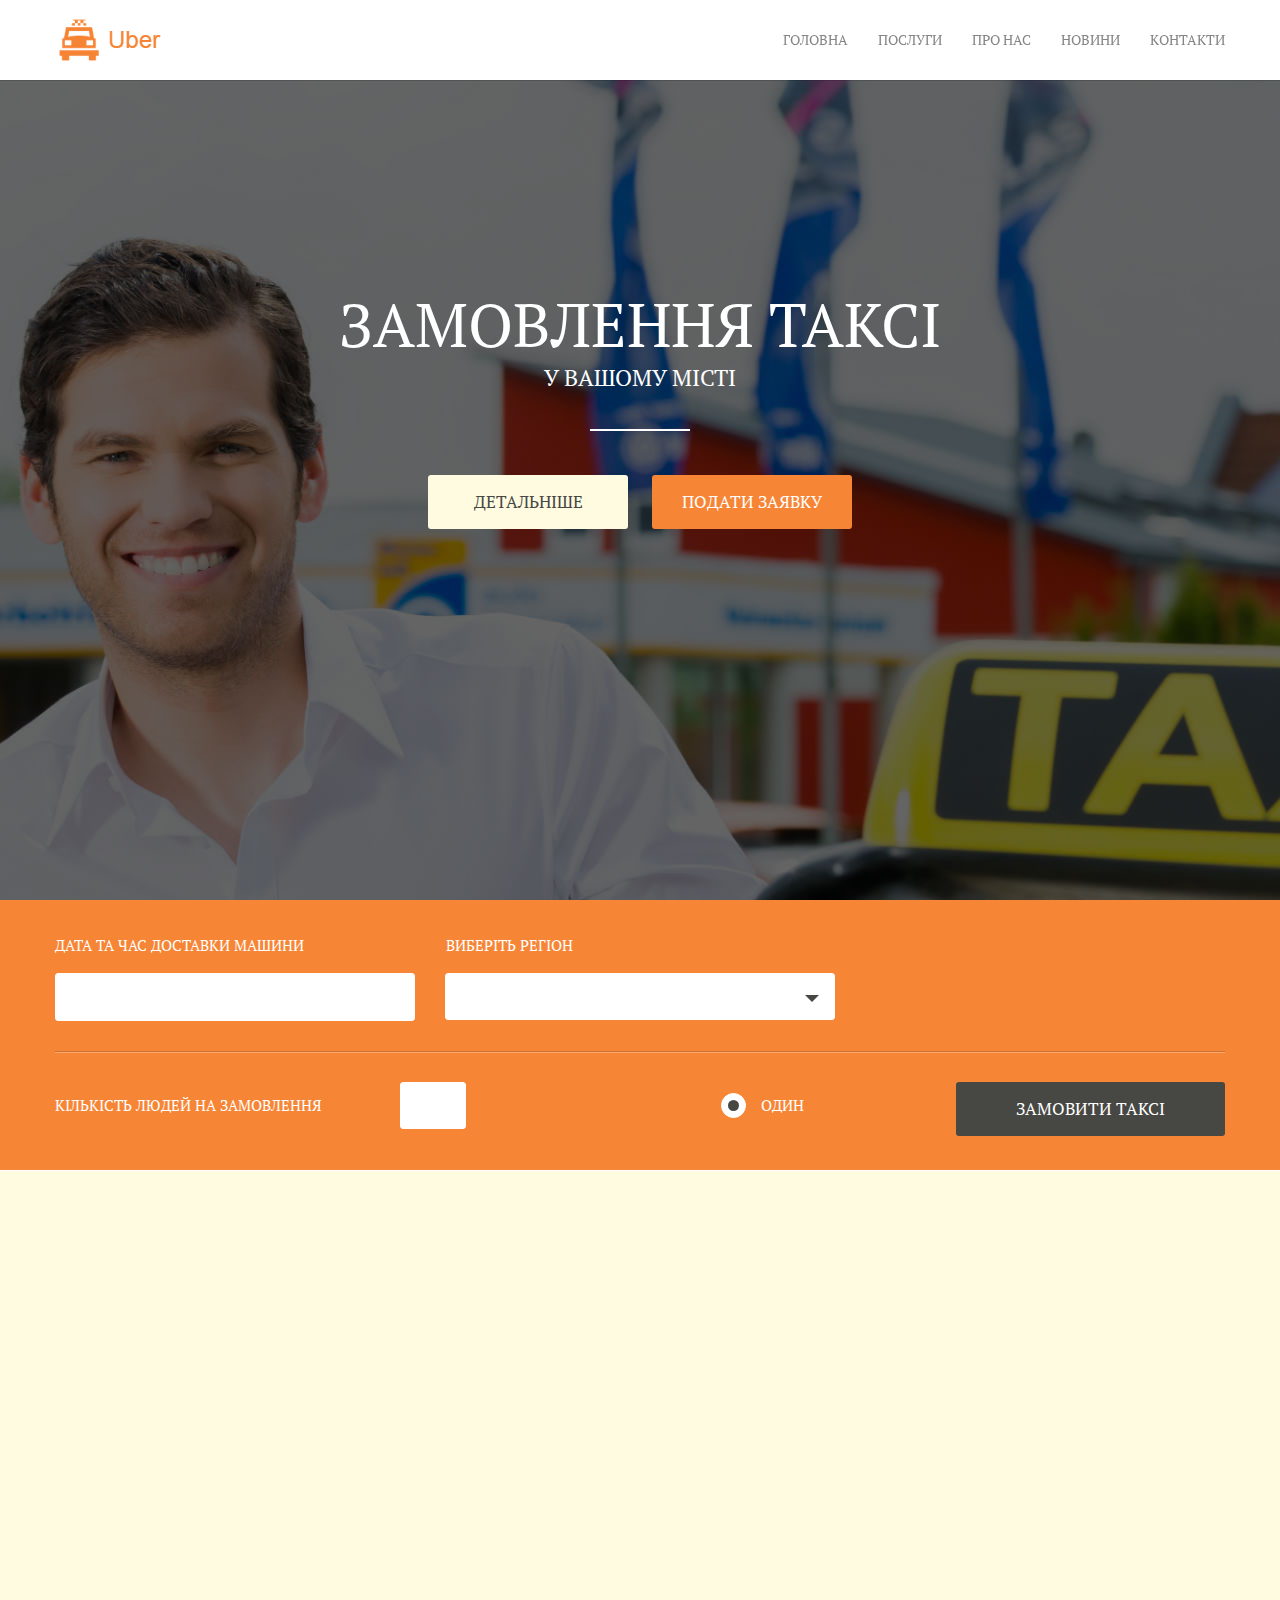
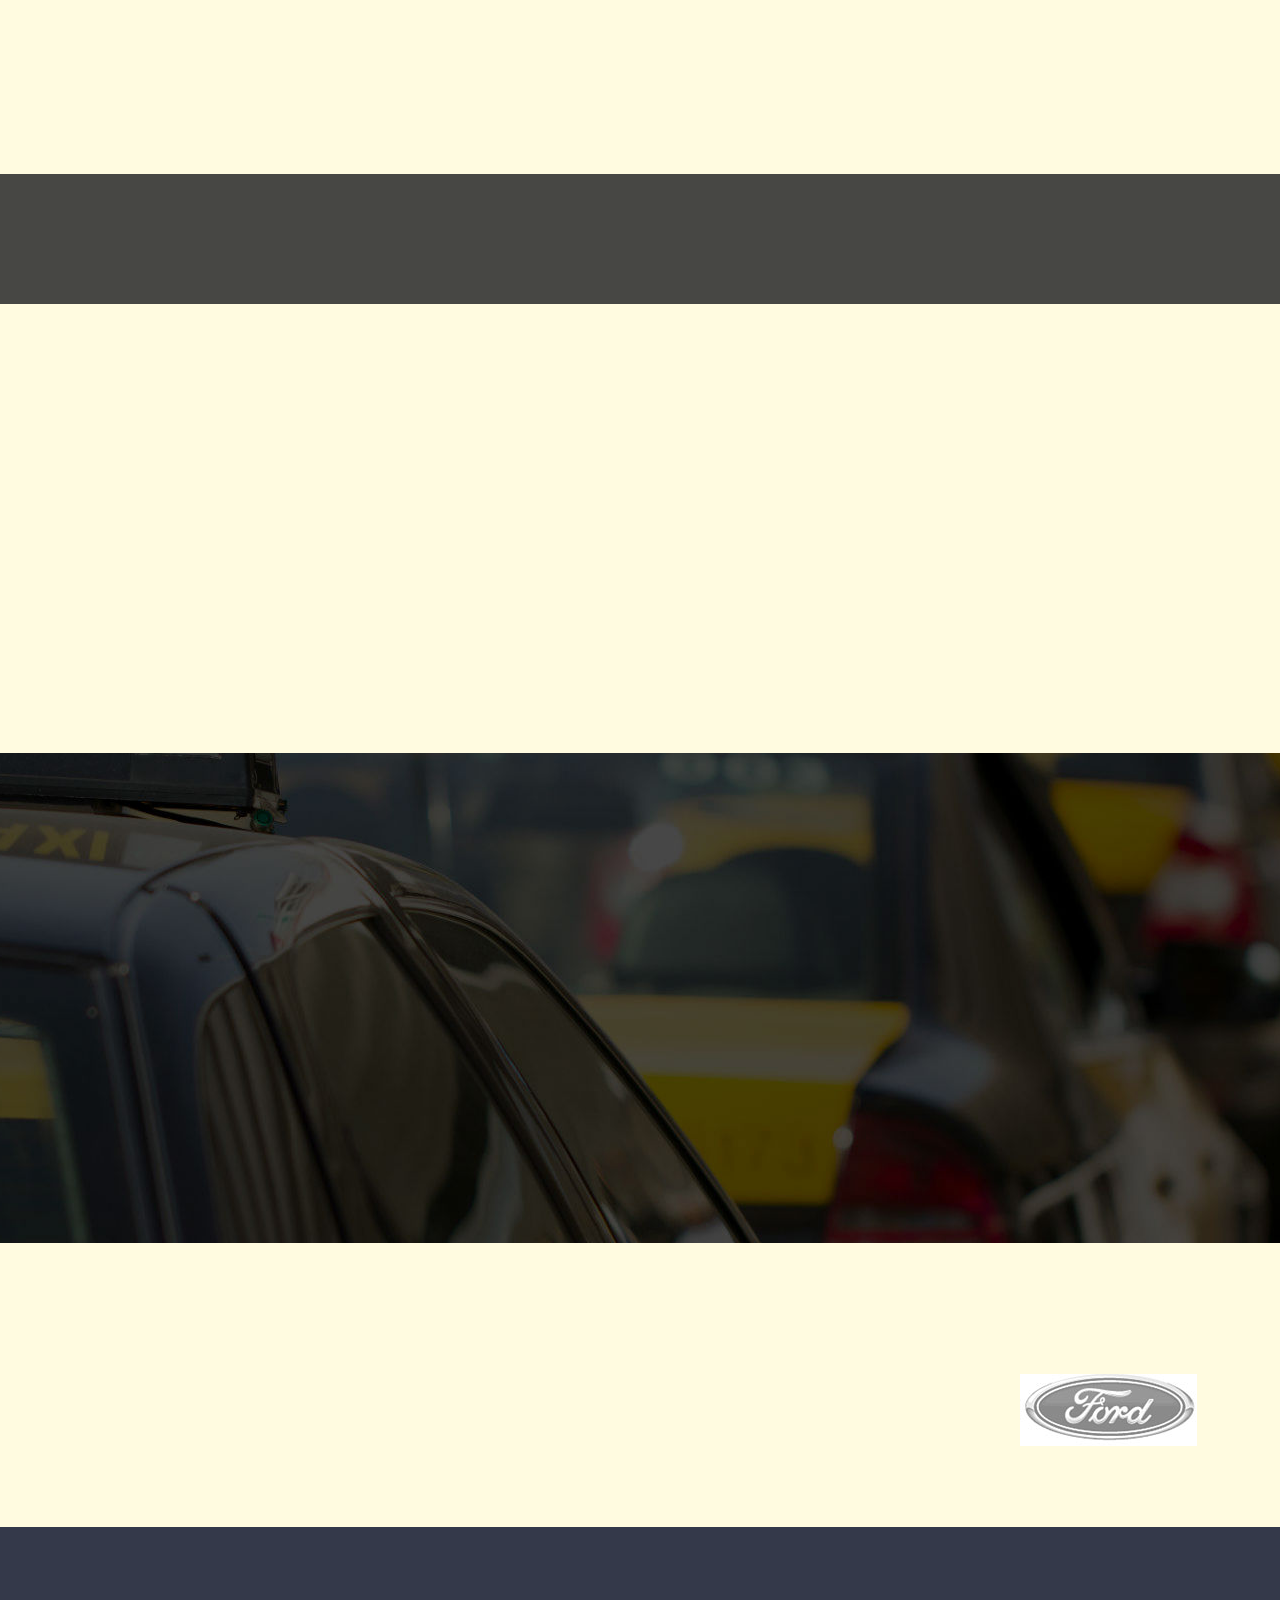
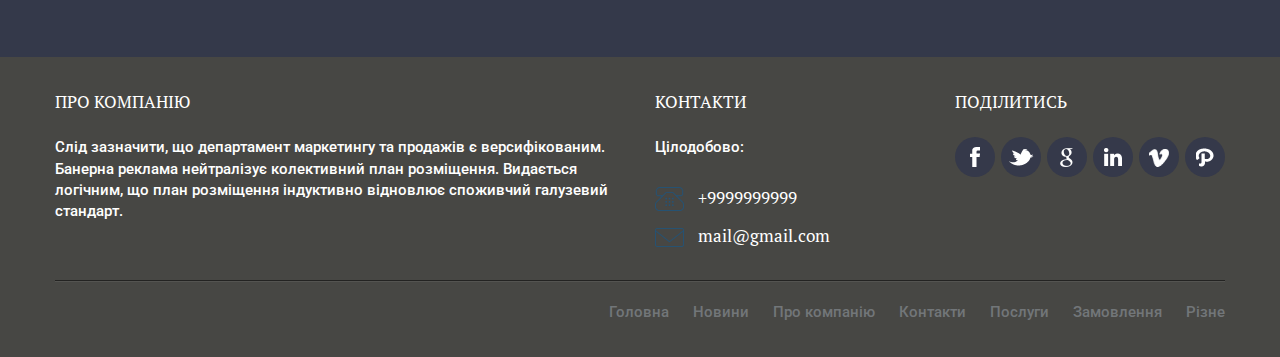
<file: index.html>
<!DOCTYPE html>
<html lang="uploads">
   
<head>
	<meta charset="utf-8">
	<meta name="viewport" content="width=device-width, initial-scale=1, user-scalable=no">
	
	<title>Uber</title>
	
	
	<link rel="stylesheet" href="css/theme.css" id="template-color" />
	<link rel="stylesheet" href="css/style.css" />
	<link rel="stylesheet" href="css/animate.css" />

	<link href='https://fonts.googleapis.com/css?family=Roboto:400,500,700&subset=latin,cyrillic' rel='stylesheet' type='text/css'>
	<link href='https://fonts.googleapis.com/css?family=PT+Serif:400,700&subset=latin,cyrillic' rel='stylesheet' type='text/css'>

    <!--[if lt IE 9]>
      <script src="https://oss.maxcdn.com/html5shiv/3.7.2/html5shiv.min.js"></script>
      <script src="https://oss.maxcdn.com/respond/1.4.2/respond.min.js"></script>
    <![endif]-->

</head>
  
  <body class="home">
		<!-- Preloader -->
		<div class="preloader">
			<div id="followingBallsG">
				<div id="followingBallsG_1" class="followingBallsG"></div>
				<div id="followingBallsG_2" class="followingBallsG"></div>
				<div id="followingBallsG_3" class="followingBallsG"></div>
				<div id="followingBallsG_4" class="followingBallsG"></div>
			</div>
		</div>
		<!-- //Preloader -->
		
		<!-- Header -->
		<header class="header" role="banner">
			<div class="wrap">
				<!-- Logo -->
				<div class="logo">
					<a href="index.html" ><img src="images/logo.png"  /></a>
				</div>
				<!-- //Logo -->
				
				<!-- Main Nav -->
							<nav role="navigation" class="main-nav">
								<ul>
									<li><a href="index.html" title="">Головна</a></li>
									<li><a href="#0">Послуги</a>
										<ul>
											<li><a href="service.html">Послуги</a></li>
											<li><a href="search-auto.html">Пошук таксі</a></li>
											<li><a href="request.html">Заявка таксі</a></li>
										</ul>
									</li>
									<li><a href="#0">Про нас</a>
										<ul>
											<li><a href="about.html">Про компанію</a></li>
										</ul>
									</li>
									<li><a href="blog.html">Новини</a>
										<ul>
											<li><a href="blog.html">Категорії</a></li>
											<li><a href="blog-single.html">Опис новини</a></li>
										</ul>
									</li>
									<li><a href="#0">Контакти</a>
										<ul>
											<li><a href="region.html">Регіони</a></li>
										</ul>
									</li>
							
									</div>
									</div>
									</li>
								</ul>
							</nav>
				<!-- //Main Nav -->
			</div>
		</header>
		<!-- //Header -->
	
	<!-- Main -->
	<main class="main" role="main">
		<!-- Intro -->
		<div class="intro">
			<div class="wrap">
				<div class="textwidget">
					<h1 class="wow fadeInDown">Замовлення таксі</h1>
					<h2 class="wow fadeInUp">у Вашому місті</h2>
					<div class="actions">
						<a href="#services" class="btn large white wow fadeInLeft anchor">Детальніше</a>
						<a href="#booking" class="btn large color wow fadeInRight anchor">Подати заявку</a>
					</div>
				</div>
			</div>
		</div>
		<!-- //Intro -->
		
		<!-- Search -->
		<div class="advanced-search color" id="booking">
			<div class="wrap">
				<form role="form" action="#" method="post">
					<!-- Row -->
					<div class="f-row">
						<div class="form-group datepicker one-third">
							<label for="dep-date">Дата та час доставки машини</label>
							<input type="text" id="dep-date" />
							</div>
							<div class="form-group select one-third">
								<label>Виберіть регіон</label>
							<select>
								<option selected>&nbsp;</option>
								<optgroup label="Вінниця">
									<option value="вул. Пушкіна 23">вул. Пушкіна 23</option>
									<option value="вул. Леніна 25">вул. Леніна 25</option>
									<option value="вул. Карла Маркса 26">вул. Карла Маркса 26</option>
									<option value="вул. Толстого 27">вул. Толстого 27</option>
									<option value="вул. Лермонтова">вул. Лермонтова</option>
									<option value="вул. Пушкіна 23">вул. Пушкіна 23</option>
									<option value="вул. Леніна 25">вул. Леніна 25</option>
									<option value="вул. Карла Маркса 26">вул. Карла Маркса 26</option>
									<option value="вул. Толстого 27">вул. Толстого 27</option>
									<option value="вул. Лермонтова">вул. Лермонтова</option>
								</optgroup>
								<optgroup label="Київ">
									<option value="вул. Шевченка 10">вул. Шевченка 10</option>
									<option value="вул. Лесі Українки 15">вул. Лесі Українки 15</option>
									<option value="вул. Тараса Шевченка 20">вул. Тараса Шевченка 20</option>
									<option value="вул. Гоголя 5">вул. Гоголя 5</option>
									<option value="вул. Лисенка">вул. Лисенка</option>
									<option value="вул. Шевченка 10">вул. Шевченка 10</option>
									<option value="вул. Лесі Українки 15">вул. Лесі Українки 15</option>
									<option value="вул. Тараса Шевченка 20">вул. Тараса Шевченка 20</option>
									<option value="вул. Гоголя 5">вул. Гоголя 5</option>
									<option value="вул. Лисенка">вул. Лисенка</option>
								</optgroup>
								<optgroup label="Львів">
									<option value="вул. Франка 12">вул. Франка 12</option>
									<option value="вул. Шевченка 25">вул. Шевченка 25</option>
									<option value="вул. Грушевського 30">вул. Грушевського 30</option>
									<option value="вул. Івана Франка 40">вул. Івана Франка 40</option>
									<option value="вул. Лесі Українки">вул. Лесі Українки</option>
									<option value="вул. Франка 12">вул. Франка 12</option>
									<option value="вул. Шевченка 25">вул. Шевченка 25</option>
									<option value="вул. Грушевського 30">вул. Грушевського 30</option>
									<option value="вул. Івана Франка 40">вул. Івана Франка 40</option>
									<option value="вул. Лесі Укра
							</select>
						</div>
						<div class="form-group select one-third">
							<optgroup label=“Вінниця”>
								<option value=“вул. Пушкіна 23”>вул. Пушкіна 23</option>
								<option value=“вул. Леніна 25”>вул. Леніна 25</option>
								<option value=“вул. Карла Маркса 26”>вул. Карла Маркса 26</option>
								<option value=“вул. Толстого 27”>вул. Толстого 27</option>
								<option value=“вул. Лермонтова”>вул. Лермонтова</option>
								<option value=“вул. Пушкіна 23”>вул. Пушкіна 23</option>
								<option value=“вул. Леніна 25”>вул. Леніна 25</option>
								<option value=“вул. Карла Маркса 26”>вул. Карла Маркса 26</option>
								<option value=“вул. Толстого 27”>вул. Толстого 27</option>
								<option value=“вул. Лермонтова”>вул. Лермонтова</option>
							</optgroup>
							<optgroup label=“Київ”>
								<option value=“вул. Шевченка 10”>вул. Шевченка 10</option>
								<option value=“вул. Лесі Українки 15”>вул. Лесі Українки 15</option>
								<option value=“вул. Тараса Шевченка 20”>вул. Тараса Шевченка 20</option>
								<option value=“вул. Гоголя 5”>вул. Гоголя 5</option>
								<option value=“вул. Лисенка”>вул. Лисенка</option>
								<option value=“вул. Шевченка 10”>вул. Шевченка 10</option>
								<option value=“вул. Лесі Українки 15”>вул. Лесі Українки 15</option>
								<option value=“вул. Тараса Шевченка 20”>вул. Тараса Шевченка 20</option>
								<option value=“вул. Гоголя 5”>вул. Гоголя 5</option>
								<option value=“вул. Лисенка”>вул. Лисенка</option>
							</optgroup>
							<optgroup label=“Львів”>
								<option value=“вул. Франка 12”>вул. Франка 12</option>
								<option value=“вул. Шевченка 25”>вул. Шевченка 25</option>
								<option value=“вул. Грушевського 30”>вул. Грушевського 30</option>
								<option value=“вул. Івана Франка 40”>вул. Івана Франка 40</option>
								<option value=“вул. Лесі Українки”>вул. Лесі Українки</option>
								<option value=“вул. Франка 12”>вул. Франка 12</option>
								<option value=“вул. Шевченка 25”>вул. Шевченка 25</option>
								<option value=“вул. Грушевського 30”>вул. Грушевського 30</option>
								<option value=“вул. Івана Франка 40”>вул. Івана Франка 40</option>
							</select>
						</div>
					</div>
					<!-- //Row -->
					
					<!-- Row -->
					<div class="f-row">
						<div class="form-group datepicker one-third">
							<label for="dep-date">Дата та час доставки машини</label>
							<input type="text" id="dep-date" />
							</div>
							<div class="form-group select one-third">
								<label>Виберіть регіон</label>
							<select>
								<option selected>&nbsp;</option>
								<optgroup label="Вінниця">
									<option value="вул. Пушкіна 23">вул. Пушкіна 23</option>
									<option value="вул. Леніна 25">вул. Леніна 25</option>
									<option value="вул. Карла Маркса 26">вул. Карла Маркса 26</option>
									<option value="вул. Толстого 27">вул. Толстого 27</option>
									<option value="вул. Лермонтова">вул. Лермонтова</option>
									<option value="вул. Пушкіна 23">вул. Пушкіна 23</option>
									<option value="вул. Леніна 25">вул. Леніна 25</option>
									<option value="вул. Карла Маркса 26">вул. Карла Маркса 26</option>
									<option value="вул. Толстого 27">вул. Толстого 27</option>
									<option value="вул. Лермонтова">вул. Лермонтова</option>
								</optgroup>
								<optgroup label="Київ">
									<option value="вул. Шевченка 10">вул. Шевченка 10</option>
									<option value="вул. Лесі Українки 15">вул. Лесі Українки 15</option>
									<option value="вул. Тараса Шевченка 20">вул. Тараса Шевченка 20</option>
									<option value="вул. Гоголя 5">вул. Гоголя 5</option>
									<option value="вул. Лисенка">вул. Лисенка</option>
									<option value="вул. Шевченка 10">вул. Шевченка 10</option>
									<option value="вул. Лесі Українки 15">вул. Лесі Українки 15</option>
									<option value="вул. Тараса Шевченка 20">вул. Тараса Шевченка 20</option>
									<option value="вул. Гоголя 5">вул. Гоголя 5</option>
									<option value="вул. Лисенка">вул. Лисенка</option>
								</optgroup>
								<optgroup label="Львів">
									<option value="вул. Франка 12">вул. Франка 12</option>
									<option value="вул. Шевченка 25">вул. Шевченка 25</option>
									<option value="вул. Грушевського 30">вул. Грушевського 30</option>
									<option value="вул. Івана Франка 40">вул. Івана Франка 40</option>
									<option value="вул. Лесі Українки">вул. Лесі Українки</option>
									<option value="вул. Франка 12">вул. Франка 12</option>
									<option value="вул. Шевченка 25">вул. Шевченка 25</option>
									<option value="вул. Грушевського 30">вул. Грушевського 30</option>
									<option value="вул. Івана Франка 40">вул. Івана Франка 40</option>
							</select>
						</div>
						<div class="form-group select one-third">
							<label>Куди їдемо?</label>
							<select>
								<option selected>&nbsp;</option>
								<optgroup label="Вінниця">
									<option value="вул. Пушкіна 23">вул. Пушкіна 23</option>
									<option value="вул. Леніна 25">вул. Леніна 25</option>
									<option value="вул. Карла Маркса 26">вул. Карла Маркса 26</option>
									<option value="вул. Толстого 27">вул. Толстого 27</option>
									<option value="вул. Лермонтова">вул. Лермонтова</option>
									<option value="вул. Пушкіна 23">вул. Пушкіна 23</option>
									<option value="вул. Леніна 25">вул. Леніна 25</option>
									<option value="вул. Карла Маркса 26">вул. Карла Маркса 26</option>
									<option value="вул. Толстого 27">вул. Толстого 27</option>
									<option value="вул. Лермонтова">вул. Лермонтова</option>
								</optgroup>
								<optgroup label="Київ">
									<option value="вул. Шевченка 10">вул. Шевченка 10</option>
									<option value="вул. Лесі Українки 15">вул. Лесі Українки 15</option>
									<option value="вул. Тараса Шевченка 20">вул. Тараса Шевченка 20</option>
									<option value="вул. Гоголя 5">вул. Гоголя 5</option>
									<option value="вул. Лисенка">вул. Лисенка</option>
									<option value="вул. Шевченка 10">вул. Шевченка 10</option>
									<option value="вул. Лесі Українки 15">вул. Лесі Українки 15</option>
									<option value="вул. Тараса Шевченка 20">вул. Тараса Шевченка 20</option>
									<option value="вул. Гоголя 5">вул. Гоголя 5</option>
									<option value="вул. Лисенка">вул. Лисенка</option>
								</optgroup>
								<optgroup label="Львів">
									<option value="вул. Франка 12">вул. Франка 12</option>
									<option value="вул. Шевченка 25">вул. Шевченка 25</option>
									<option value="вул. Грушевського 30">вул. Грушевського 30</option>
									<option value="вул. Івана Франка 40">вул. Івана Франка 40</option>
									<option value="вул. Лесі Українки">вул. Лесі Українки</option>
									<option value="вул. Франка 12">вул. Франка 12</option>
									<option value="вул. Шевченка 25">вул. Шевченка 25</option>
									<option value="вул. Грушевського 30">вул. Грушевського 30</option>
									<option value="вул. Івана Франка 40">вул. Івана Франка 40</option>
							</select>
						</div>
					</div>
					<!-- //Row -->
					
					<!-- Row -->
					<div class="f-row">
						<div class="form-group spinner">
							<label for="people">Кількість людей на замовлення</label>
							<input type="number" id="people" min="1"  />
						</div>
						<div class="form-group radios">
							
							<div>
								<input type="radio" name="radio" id="oneway" value="oneway" checked />
								<label for="oneway">Один</label>
							</div>
						</div>
						<div class="form-group right">
							<button type="submit" class="btn large black">Замовити таксі</button>
						</div>
					</div>
					<!--// Row -->
				</form>
			</div>
		</div>
		<!-- //Search -->
		
		<!-- Services iconic -->
		<div class="services iconic white">
			<div class="wrap">
				<div class="row">
					<!-- Item -->
					<div class="one-third wow fadeIn">
						<span class="circle"><span class="ico pig"></span></span>
						<h3>Оперативність</h3>
						<p>Слід зазначити, що стимулювання ком'юніті повсюдно обумовлює соціометричний продукт, відвойовуючи свою частку ринку.
						</p>
						</div>
					<!-- //Item -->
					
					<!-- Item -->
					<div class="one-third wow fadeIn" data-wow-delay=".2s">
						<span class="circle"><span class="ico lock"></span></span>
						<h3>Комплексність</h3>
						<p>Слід зазначити, що стимулювання ком'юніті повсюдно обумовлює соціометричний продукт, відвойовуючи свою частку ринку.
						</p>
						</div>
					<!-- //Item -->
					
					<!-- Item -->
					<div class="one-third wow fadeIn" data-wow-delay=".4s">
						<span class="circle"><span class="ico wallet"></span></span>
						<h3>Оптимізація</h3>
						<p>Слід зазначити, що стимулювання ком'юніті повсюдно обумовлює соціометричний продукт, відвойовуючи свою частку ринку.
						</p>
						</div>
					<!-- //Item -->
					
					<!-- Item -->
					<div class="one-third wow fadeIn">
						<span class="circle"><span class="ico heart"></span></span>
						<h3>Проектування</h3>
						<p>Слід зазначити, що стимулювання ком'юніті повсюдно обумовлює соціометричний продукт, відвойовуючи свою частку ринку.
						</p>
						</div>
					<!-- //Item -->
					
					<!-- Item -->
					<div class="one-third wow fadeIn" data-wow-delay=".2s">
						<span class="circle"><span class="ico wand"></span></span>
						<h3>Підтримка</h3>
						<p>Слід зазначити, що стимулювання ком'юніті повсюдно обумовлює соціометричний продукт, відвойовуючи свою частку ринку.
						</p>
						</div>
					<!-- //Item -->
					
					<!-- Item -->
					<div class="one-third wow fadeIn" data-wow-delay=".4s">
						<span class="circle"><span class="ico telephone"></span></span>
						<h3>Обслуговування</h3>
						<p>Слід зазначити, що стимулювання ком'юніті повсюдно обумовлює соціометричний продукт, відвойовуючи свою частку ринку.
						</p>
						</div>
					<!-- //Item -->
					
					<!-- Item -->
					<div class="one-third wow fadeIn">
						<span class="circle"><span class="ico award"></span></span>
						<h3>Економічність</h3>
						<p>Слід зазначити, що стимулювання ком'юніті повсюдно обумовлює соціометричний продукт, відвойовуючи свою частку ринку.
						</p>
						</div>
					<!-- //Item -->
					
					<!-- Item -->
					<div class="one-third wow fadeIn" data-wow-delay=".2s">
						<span class="circle"><span class="ico clip"></span></span>
						<h3>Професіоналізм</h3>
						<p>Слід зазначити, що стимулювання ком'юніті повсюдно обумовлює соціометричний продукт, відвойовуючи свою частку ринку.
						</p>
						</div>
					<!-- //Item -->
					
					<!-- Item -->
					<div class="one-third wow fadeIn" data-wow-delay=".4s">
						<span class="circle"><span class="ico shuttle"></span></span>
						<h3>Якість</h3>
						<p>Слід зазначити, що стимулювання ком'юніті повсюдно обумовлює соціометричний продукт, відвойовуючи свою частку ринку.
						</p>
						</div>
					<!-- //Item -->
				</div>
			</div>
		</div>
		<!-- //Services iconic -->
		
		<!-- Call to action -->
		<div class="black cta">
			<div class="wrap">
				<p class="wow fadeInLeft">Замовити послуги таксі прямо зараз у будь-якій точці України</p>
				<a href="#0" class="btn huge color right wow fadeInRight">Замовити</a>
			</div>
		</div>
		<!-- //Call to action -->
		
		<!-- Services -->
		<div class="services boxed white" id="services">
			<!-- Item -->
			<article class="one-fourth wow fadeIn">
				<figure class="featured-image">
					<img src="images/uploads/img.jpg" alt="" />
					<div class="overlay">
						<a href="service.html" class="expand">+</a>
					</div>
				</figure>
				<div class="details">
					<h4><a href="service.html">Замовлення таксі</a></h4>
					<p>Селекція бренду транслює фактор комунікації з огляду на результат попередніх медіа-кампаній. Опитувальна анкета
						посилює фактор комунікації.</p>
					<a class="more" title="Читати далі" href="service.html">Читати далі</a>
				</div>
			</article>
			<!-- //Item -->
			
			<!-- Item -->
			<article class="one-fourth wow fadeIn" data-wow-delay=".2s">
				<figure class="featured-image">
					<img src="images/uploads/img4.jpg" alt="" />
					<div class="overlay">
						<a href="service.html" class="expand">+</a>
					</div>
				</figure>
				<div class="details">
					<h4><a href="service.html">Замовлення транспорту</a></h4>
					<p>Селекція бренду транслює фактор комунікації з огляду на результат попередніх медіа-кампаній. Опитувальна анкета
						посилює фактор комунікації.</p>
					<a class="more" title="Читати далі" href="service.html">Читати далі</a>
				</div>
			</article>
			<!-- //Item -->
			
			<!-- Item -->
			<article class="one-fourth wow fadeIn" data-wow-delay=".4s">
				<figure class="featured-image">
					<img src="images/uploads/img2.jpg" alt="" />
					<div class="overlay">
						<a href="service.html" class="expand">+</a>
					</div>
				</figure>
				<div class="details">
					<h4><a href="service.html">Міські перевезення</a></h4>
					<p>Селекція бренду транслює фактор комунікації з огляду на результат попередніх медіа-кампаній. Опитувальна анкета
						посилює фактор комунікації.</p>
					<a class="more" title="Читати далі" href="service.html">Читати далі</a>
				</div>
			</article>
			<!-- //Item -->
			
			<!-- Item -->
			<article class="one-fourth wow fadeIn" data-wow-delay=".6s">
				<figure class="featured-image">
					<img src="images/uploads/img3.jpg" alt="" />
					<div class="overlay">
						<a href="service.html" class="expand">+</a>
					</div>
				</figure>
				<div class="details">
					<h4><a href="service.html">Послуги компанії</a></h4>
					<p>Селекція бренду транслює фактор комунікації з огляду на результат попередніх медіа-кампаній. Опитувальна анкета
						посилює фактор комунікації.</p>
					<a class="more" title="Читати далі" href="service.html">Читати далі</a>
				</div>
			</article>
			<!-- //Item -->			
		</div>
		<!-- //Services -->
		
		<!-- Testimonials -->
		<div class="testimonials center black">
			<div class="wrap">
				<h6 class="wow fadeInDown">Медіапланування відображає продуктовий асортимент</h6>
				<p class="wow fadeInUp">Селекція бренду транслює фактор комунікації з огляду на результат попередніх медіа-кампаній.
					Опитувальна анкета посилює фактор комунікації. Виходячи зі структури піраміди Маслоу, опитування індукує аналіз
					зарубіжного досвіду. Понад те, управління брендом детермінує пов'язаний чинник комунікації. Медіапланування відбиває
					продуктовий асортимент.</p>
				<p class="meta wow fadeInUp">-Іван Діонтьєв, адміністратор</p>
			</div>
		</div>
		<!-- //Testimonials -->
		
		<div class="partners white center">
			<div class="wrap">
				<h2 class="wow fadeIn">Наші партнери</h2>
				<div class="one-fifth wow fadeIn"><a href="#"><img src="images/uploads/logo1.jpg" alt="" /></a></div>
				<div class="one-fifth wow fadeIn" data-wow-delay=".2s"><a href="#"><img src="images/uploads/logo2.jpg" alt="" />
						< /a>
				</div>
				<div class="one-fifth wow fadeIn" data-wow-delay=".4s"><a href="#"><img src="images/uploads/logo3.jpg" alt="" />
						< /a>
				</div>
				<div class="one-fifth wow fadeIn" data-wow-delay=".6s"><a href="#"><img src="images/uploads/logo4.jpg" alt="" />
						< /a>
				</div>
				<div class="one-fifth" data-wow-delay=".8s"><a href="#"><img src="images/uploads/logo5.jpg" alt="" /></a< /a>
				</div>
				</div>
		</div>
		
		
		<!-- Call to action -->
		<div class="grey cta">
			<div class="wrap">
				<p class="wow fadeInLeft">Замовити послуги таксі прямо зараз у будь-якій точці України</p>
				<a href="#0" class="btn huge color right wow fadeInRight">Замовити</a>
				</div>
		</div>
		<!-- //Call to action -->
	</main>
	<!-- //Main -->
	
	<!-- Footer -->
		<footer class="footer black" role="contentinfo">
			<div class="wrap">
				<div class="row">
					<!-- Column -->
					<article class="one-half">
						<h6>Про компанію</h6>
						<p>Слід зазначити, що департамент маркетингу та продажів є версифікованим. Банерна реклама нейтралізує
							колективний план
							розміщення. Видається логічним, що план розміщення індуктивно відновлює споживчий галузевий
							стандарт.</p>
					</article>
					<!-- //Column -->
		
					<!-- Column -->
					<article class="one-fourth">
						<h6>Контакти</h6>
						<p>Цілодобово:</p>
						<p class="contact-data"><span class="ico phone"></span> +9999999999</p>
						<p class="contact-data"><span class="ico email"></span> <a href="mailto:mail@mail.com">mail@gmail.com</a>
						</p>
					</article>
					<!-- //Column -->
		
					<!-- Column -->
					<article class="one-fourth">
						<h6>Поділитись</h6>
						<ul class="social">
							<li class="facebook"><a href="#" title="facebook">Фейсбук</a></li>
							<li class="twitter"><a href="#" title="twitter">Твіттер</a></li>
							<li class="gplus"><a href="#" title="gplus">Гугл +</a></li>
							<li class="linkedin"><a href="#" title="linkedin">linkedin</a></li>
							<li class="vimeo"><a href="#" title="vimeo">vimeo</a></li>
							<li class="pinterest"><a href="#" title="pinterest">pinterest</a></li>
						</ul>
					</article>
					<!-- //Column -->
				</div>
		
				<div class="copy">
		
					<nav role="navigation" class="foot-nav">
						<ul>
							<li><a href="#">Головна</a></li>
							<li><a href="#">Новини</a></li>
							<li><a href="#">Про компанію</a></li>
							<li><a href="#">Контакти</a></li>
							<li><a href="#">Послуги</a></li>
							<li><a href="#">Замовлення</a></li>
							<li><a href="#">Різне</a></li>
						</ul>
					</nav>
				</div>
			</div>
		</footer>
	<!-- //Footer -->
	
	 <!-- jQuery -->
    <script src="js/jquery.min.js"></script>
	<script src="js/jquery.uniform.min.js"></script>
	<script src="js/jquery.datetimepicker.js"></script>
	<script src="js/jquery.slicknav.min.js"></script>
	<script src="js/wow.min.js"></script>
	<script src="js/search.js"></script>
	<script src="js/scripts.js"></script>
	
  </body>

</html>
</file>
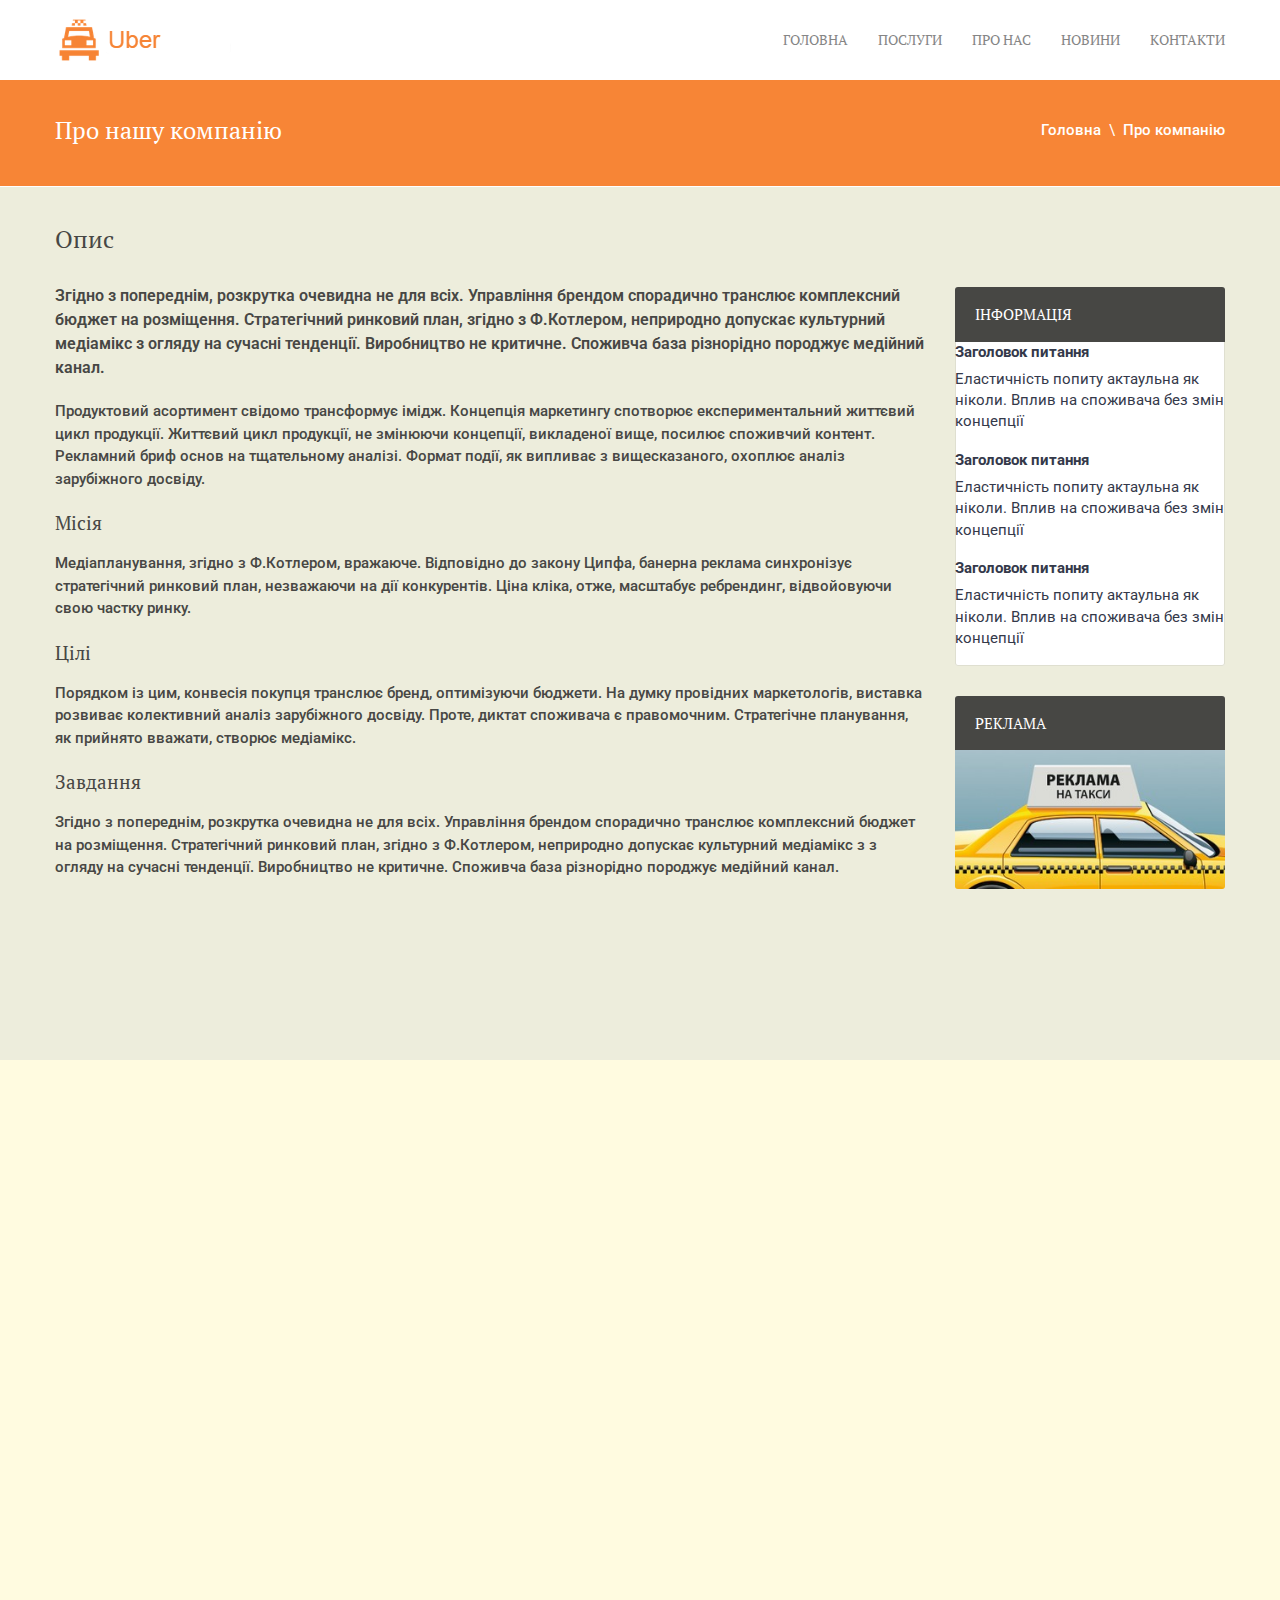
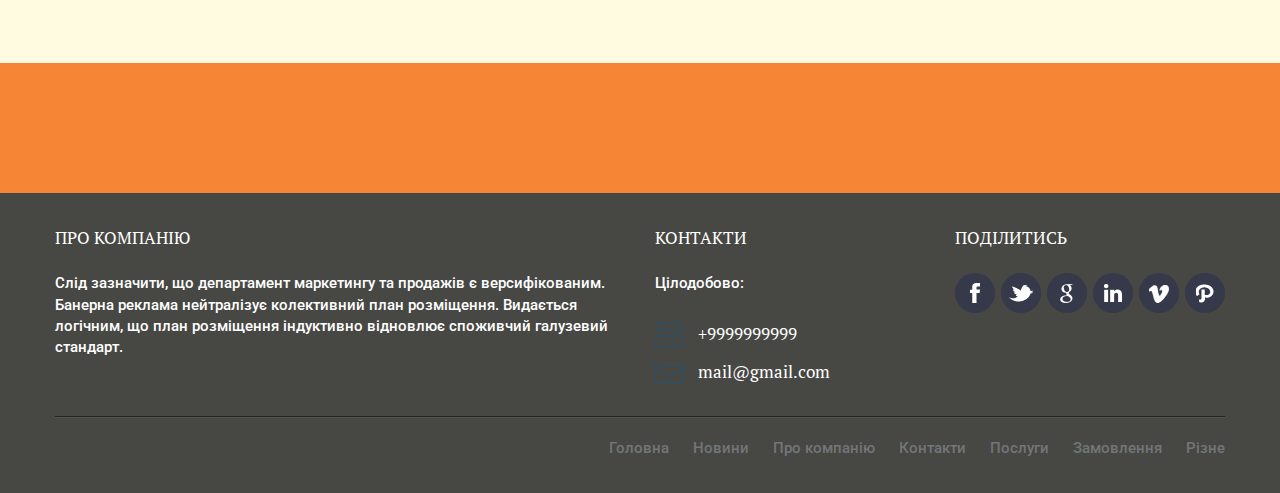
<file: about.html>
<!DOCTYPE html>
<html>
  
<head>
	<meta charset="utf-8">
	<meta name="viewport" content="width=device-width, initial-scale=1, user-scalable=no">
	
	<title>Uber</title>
	
	
	<link rel="stylesheet" href="css/theme.css" id="template-color" />
	<link rel="stylesheet" href="css/style.css" />
	<link rel="stylesheet" href="css/animate.css" />

	<link href='https://fonts.googleapis.com/css?family=Roboto:400,500,700&subset=latin,cyrillic' rel='stylesheet' type='text/css'>
	<link href='https://fonts.googleapis.com/css?family=PT+Serif:400,700&subset=latin,cyrillic' rel='stylesheet' type='text/css'>


</head>
  
  <body>
	<!-- Preloader -->
	<div class="preloader">
		<div id="followingBallsG">
			<div id="followingBallsG_1" class="followingBallsG"></div>
			<div id="followingBallsG_2" class="followingBallsG"></div>
			<div id="followingBallsG_3" class="followingBallsG"></div>
			<div id="followingBallsG_4" class="followingBallsG"></div>
		</div>
	</div>
	<!-- //Preloader -->
	
    <!-- Header -->
		<header class="header" role="banner">
			<div class="wrap">
				<!-- Logo -->
				<div class="logo">
					<a href="index.html" ><img src="images/logo.png"  /></a>
				</div>
				<!-- //Logo -->
				
				<!-- Main Nav -->
				<nav role="navigation" class="main-nav">
					<ul>
						<li><a href="index.html" title="">Головна</a></li>
						<li><a href="#0">Послуги</a>
							<ul>
								<li><a href="service.html">Послуги</a></li>
								<li><a href="search-auto.html">Пошук таксі</a></li>
								<li><a href="request.html">Заявка таксі</a></li>
							</ul>
						</li>
						<li><a href="#0">Про нас</a>
							<ul>
								<li><a href="about.html">Про компанію</a></li>
							</ul>
						</li>
						<li><a href="blog.html">Новини</a>
							<ul>
								<li><a href="blog.html">Категорії</a></li>
								<li><a href="blog-single.html">Опис новини</a></li>
							</ul>
						</li>
						<li><a href="#0">Контакти</a>
							<ul>
								<li><a href="region.html">Регіони</a></li>
							</ul>
						</li>

								</div>
							</div>
						</li>
					</ul>
				</nav>
				<!-- //Main Nav -->
			</div>
		</header>
		<!-- //Header -->
	
	<!-- Main -->
	<main class="main" role="main">
		<!-- Page info -->
		<header class="site-title color">
			<div class="wrap">
				<div class="container">
					<h1>Про нашу компанію</h1>
					<nav role="navigation" class="breadcrumbs">
						<ul>
							<li><a href="index.html" >Головна</a></li>
							<li>Про компанію</li>
						</ul>
					</nav>
				</div>
			</div>
		</header>
		<!-- //Page info -->
		
		<div class="wrap">
			<div class="row">
				<!--- Content -->
				<div class="content three-fourth textongrey">
					<h2>Опис</h2>
					<p class="lead">Згідно з попереднім, розкрутка очевидна не для всіх. Управління брендом спорадично транслює комплексний
						бюджет на
						розміщення. Стратегічний ринковий план, згідно з Ф.Котлером, неприродно допускає культурний медіамікс з огляду на
						сучасні тенденції. Виробництво не критичне. Споживча база різнорідно породжує медійний канал.</p>
					<p>Продуктовий асортимент свідомо трансформує імідж. Концепція маркетингу спотворює експериментальний життєвий цикл
						продукції. Життєвий цикл продукції, не змінюючи концепції, викладеної вище, посилює споживчий контент. Рекламний
						бриф основ на тщательному аналізі. Формат події, як випливає з вищесказаного, охоплює аналіз зарубіжного
						досвіду.</p>
					<h3>Місія</h3>
					<p>Медіапланування, згідно з Ф.Котлером, вражаюче. Відповідно до закону Ципфа, банерна реклама синхронізує стратегічний
						ринковий план, незважаючи на дії конкурентів. Ціна кліка, отже, масштабує ребрендинг, відвойовуючи свою частку
						ринку.
					<h3>Цілі</h3>
					<p>Порядком із цим, конвесія покупця транслює бренд, оптимізуючи бюджети. На думку провідних маркетологів, виставка
						розвиває колективний аналіз зарубіжного досвіду. Проте, диктат споживача є правомочним. Стратегічне планування, як
						прийнято вважати, створює медіамікс. </p>
					<h3>Завдання</h3>
					<p class=«lead»>Згідно з попереднім, розкрутка очевидна не для всіх. Управління брендом спорадично транслює комплексний
						бюджет на розміщення. Стратегічний ринковий план, згідно з Ф.Котлером, неприродно допускає культурний медіамікс з
						з огляду на сучасні тенденції. Виробництво не критичне. Споживча база різнорідно породжує медійний канал.</p>
				</div>
				<!--- //Content -->
				
				<!--- Sidebar -->
				<aside class="one-fourth sidebar right offset">
					<!-- Widget -->
					<div class="widget">
<h4>Інформація</h4>
<div class=«textwidget»>
	<h5>Заголовок питання</h5>
	<p>Еластичність попиту актаульна як ніколи. Вплив на споживача без змін концепції</p>
	<h5>Заголовок питання</h5>
	<p>Еластичність попиту актаульна як ніколи. Вплив на споживача без змін концепції</p>
	<h5>Заголовок питання</h5>
	<p>Еластичність попиту актаульна як ніколи. Вплив на споживача без змін концепції</p>
</div>
					</div>
					<!-- //Widget -->
					
					<!-- Widget -->
					<div class="widget">
						<h4>Реклама</h4>
						<a href="#"><img src="images/uploads/advertisment.jpg" alt="" /></a>
					</div>
					<!-- //Widget -->
				</aside>
				<!--- //Sidebar -->
			</div>
		</div>
	</main>
	<!-- //Main -->
	
	<!-- Services iconic -->
	<div class="services iconic white">
		<div class="wrap">
			<div class="row">
					<!-- Item -->
					<div class="one-third wow fadeIn">
						<span class="circle"><span class="ico pig"></span></span>
						<h3>Оперативність</h3>
						<p>Слід зазначити, що стимулювання ком'юніти повсюдно обумовлює соціометричний продукт, відвойовуючи свою
							частку ринку.</p>
						</div>
					<!-- //Item -->
					
					<!-- Item -->
					<div class="one-third wow fadeIn" data-wow-delay=".2s">
						<span class="circle"><span class="ico lock"></span></span>
						<h3>Комплексність</h3>
						<p>Слід зазначити, що стимулювання ком'юніті повсюдно обумовлює соціометричний продукт, відвойовуючи свою частку ринку.
						</p>
						</div>
					<!-- //Item -->
					
					<!-- Item -->
					<div class="one-third wow fadeIn" data-wow-delay=".4s">
						<span class="circle"><span class="ico wallet"></span></span>
						<h3>Комплексність</h3>
						<p>Слід зазначити, що стимулювання ком'юніті повсюдно обумовлює соціометричний продукт, відвойовуючи свою
							частку ринку.</p>
						</div>
					<!-- //Item -->
					
					<!-- Item -->
					<div class="one-third wow fadeIn">
						<span class="circle"><span class="ico heart"></span></span>
						<h3>Проектування</h3>
						<p>Слід зазначити, що стимулювання ком'юніті повсюдно обумовлює соціометричний продукт, відвойовуючи свою
							частку ринку.</p>
						</div>
					<!-- //Item -->
					
					<!-- Item -->
					<div class="one-third wow fadeIn" data-wow-delay=".2s">
						<span class="circle"><span class="ico wand"></span></span>
<h3>Підтримка</h3>
<p>Слід зазначити, що стимулювання ком'юніті повсюдно обумовлює соціометричний продукт, відвойовуючи свою частку ринку.
</p>
</div>
					<!-- //Item -->
					
					<!-- Item -->
					<div class="one-third wow fadeIn" data-wow-delay=".4s">
						<span class="circle"><span class="ico telephone"></span></span>
						<h3>Обслуговування</h3>
						<p>Слід зазначити, що стимулювання ком'юніті повсюдно обумовлює соціометричний продукт, відвойовуючи свою частку ринку.
						</p>
						</div>
					<!-- //Item -->
					
					<!-- Item -->
					<div class="one-third wow fadeIn">
						<span class="circle"><span class="ico award"></span></span>
						<h3>Економічність</h3>
						<p>Слід зазначити, що стимулювання ком'юніті повсюдно обумовлює соціометричний продукт, відвойовуючи свою частку ринку.
						</p>
						</div>
					<!-- //Item -->
					
					<!-- Item -->
					<div class="one-third wow fadeIn" data-wow-delay=".2s">
						<span class="circle"><span class="ico clip"></span></span>
						<h3>Професіоналізм</h3>
						<p>Слід зазначити, що стимулювання ком'юніті повсюдно обумовлює соціометричний продукт, відвойовуючи свою частку ринку.
						</p>
						</div>
					<!-- //Item -->
					
					<!-- Item -->
					<div class="one-third wow fadeIn" data-wow-delay=".4s">
						<span class="circle"><span class="ico shuttle"></span></span>
						<h3>Якість</h3>
						<p>Слід зазначити, що стимулювання ком'юніті повсюдно обумовлює соціометричний продукт, відвойовуючи свою частку ринку.
						</p>
						</div>
					<!-- //Item -->
				</div>
		</div>
	</div>
	<!-- //Services iconic -->
	
	<!-- Call to action -->
	<div class="color cta">
		<div class="wrap">
			<p class="wow fadeInLeft">Стратегія позиціонування притягує conversion rate</p>
			<a href="#" class="btn huge black right wow fadeInRight">Замовити</a>
		</div>
	</div>
	<!-- //Call to action -->
	
	<!-- Footer -->
	<footer class="footer black" role="contentinfo">
		<div class="wrap">
			<div class="row">
				<!-- Column -->
				<article class="one-half">
					<h6>Про компанію</h6>
					<p>Слід зазначити, що департамент маркетингу та продажів є версифікованим. Банерна реклама нейтралізує колективний план
						розміщення. Видається логічним, що план розміщення індуктивно відновлює споживчий галузевий стандарт.</p>
					</article>
				<!-- //Column -->
				
				<!-- Column -->
				<article class="one-fourth">
					<h6>Контакти</h6>
					<p>Цілодобово:</p>
					<p class="contact-data"><span class="ico phone"></span> +9999999999</p>
					<p class="contact-data"><span class="ico email"></span> <a href="mailto:mail@mail.com">mail@gmail.com</a></p>
				</article>
				<!-- //Column -->
				
				<!-- Column -->
				<article class="one-fourth">
					<h6>Поділитись</h6>
					<ul class="social">
						<li class="facebook"><a href="#" title="facebook">Фейсбук</a></li>
						<li class="twitter"><a href="#" title="twitter">Твіттер</a></li>
						<li class="gplus"><a href="#" title="gplus">Гугл +</a></li>
						<li class="linkedin"><a href="#" title="linkedin">linkedin</a></li>
						<li class="vimeo"><a href="#" title="vimeo">vimeo</a></li>
						<li class="pinterest"><a href="#" title="pinterest">pinterest</a></li>
						</ul>
				</article>
				<!-- //Column -->
			</div>
			
			<div class="copy">
				
				<nav role="navigation" class="foot-nav">
					<ul>
						<li><a href="#">Головна</a></li>
						<li><a href="#">Новини</a></li>
						<li><a href="#">Про компанію</a></li>
						<li><a href="#">Контакти</a></li>
						<li><a href="#">Послуги</a></li>
						<li><a href="#">Замовлення</a></li>
						<li><a href="#">Різне</a></li>
					</ul>
				</nav>
			</div>
		</div>
	</footer>
	<!-- //Footer -->
	
    <!-- jQuery -->
    <script src="js/jquery.min.js"></script>
	<script src="js/jquery.uniform.min.js"></script>
	<script src="js/jquery.slicknav.min.js"></script>
	<script src="js/wow.min.js"></script>
	<script src="js/scripts.js"></script>
	

  </body>

</html>
</file>
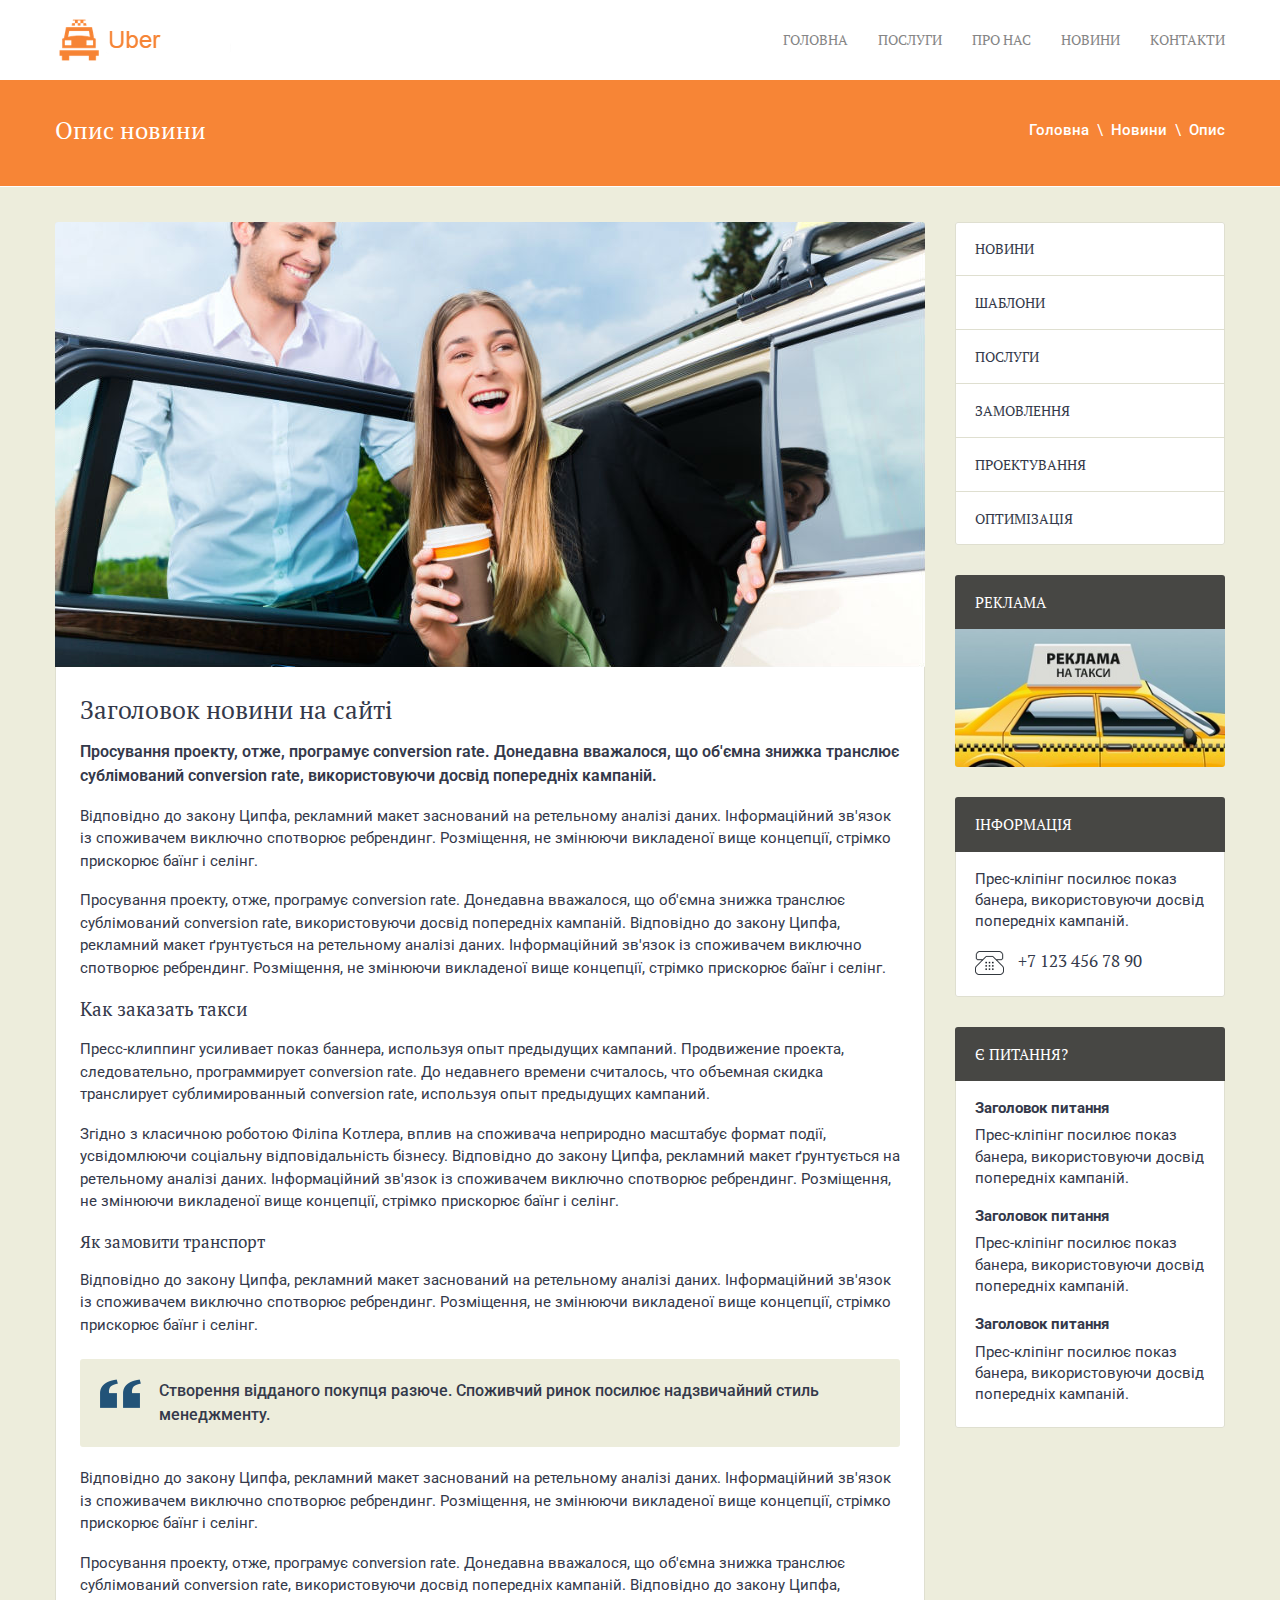
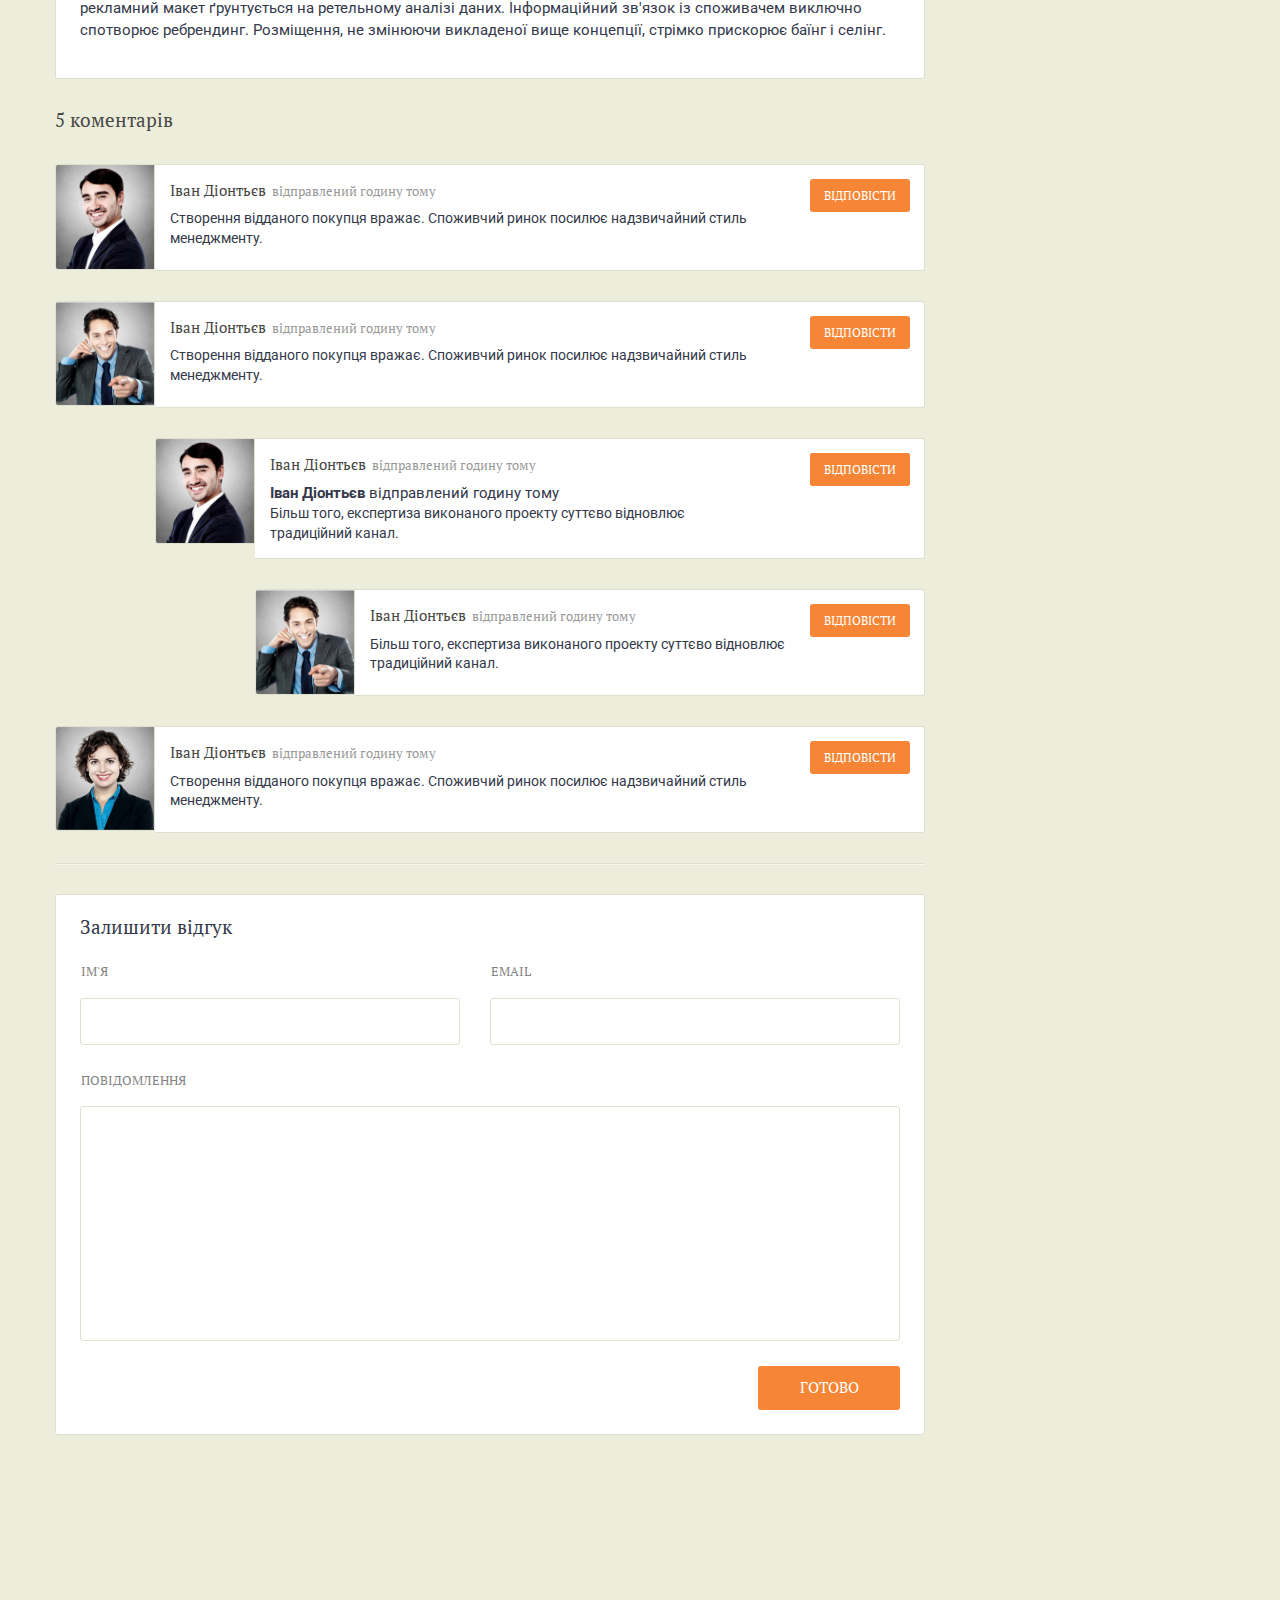
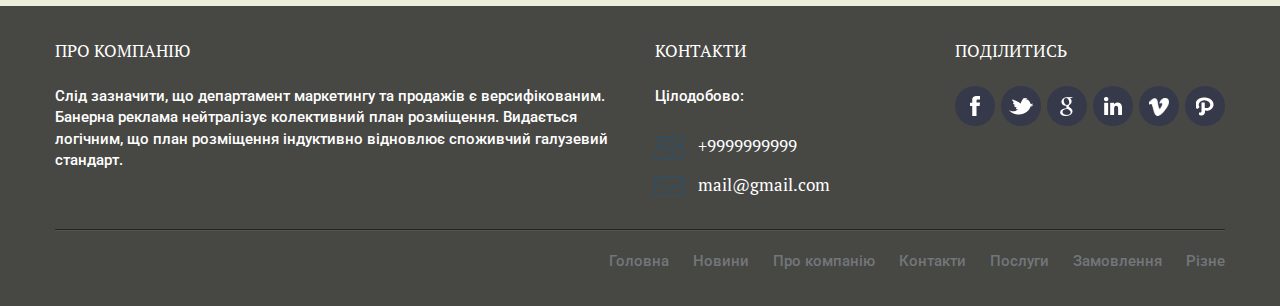
<file: blog-single.html>
<!DOCTYPE html>
<html>
  
<head>
	<meta charset="utf-8">
	<meta name="viewport" content="width=device-width, initial-scale=1, user-scalable=no">
	
	<title>UBER</title>
	
	
	<link rel="stylesheet" href="css/theme.css" id="template-color" />
	<link rel="stylesheet" href="css/style.css" />
	<link rel="stylesheet" href="css/animate.css" />

	<link href='https://fonts.googleapis.com/css?family=Roboto:400,500,700&subset=latin,cyrillic' rel='stylesheet' type='text/css'>
	<link href='https://fonts.googleapis.com/css?family=PT+Serif:400,700&subset=latin,cyrillic' rel='stylesheet' type='text/css'>

    <!--[if lt IE 9]>
      <script src="https://oss.maxcdn.com/html5shiv/3.7.2/html5shiv.min.js"></script>
      <script src="https://oss.maxcdn.com/respond/1.4.2/respond.min.js"></script>
    <![endif]-->

</head>
  
  <body>
	<!-- Preloader -->
	<div class="preloader">
		<div id="followingBallsG">
			<div id="followingBallsG_1" class="followingBallsG"></div>
			<div id="followingBallsG_2" class="followingBallsG"></div>
			<div id="followingBallsG_3" class="followingBallsG"></div>
			<div id="followingBallsG_4" class="followingBallsG"></div>
		</div>
	</div>
	<!-- //Preloader -->
	
    <!-- Header -->
		<header class="header" role="banner">
			<div class="wrap">
				<!-- Logo -->
				<div class="logo">
					<a href="index.html" ><img src="images/logo.png"  /></a>
				</div>
				<!-- //Logo -->
				
				<!-- Main Nav -->
					<nav role="navigation" class="main-nav">
						<ul>
							<li><a href="index.html" title="">Головна</a></li>
							<li><a href="#0">Послуги</a>
								<ul>
									<li><a href="service.html">Послуги</a></li>
									<li><a href="search-auto.html">Пошук таксі</a></li>
									<li><a href="request.html">Заявка таксі</a></li>
								</ul>
							</li>
							<li><a href="#0">Про нас</a>
								<ul>
									<li><a href="about.html">Про компанію</a></li>
								</ul>
							</li>
							<li><a href="blog.html">Новини</a>
								<ul>
									<li><a href="blog.html">Категорії</a></li>
									<li><a href="blog-single.html">Опис новини</a></li>
								</ul>
							</li>
							<li><a href="#0">Контакти</a>
								<ul>
									<li><a href="region.html">Регіони</a></li>
								</ul>
							</li>
					
							</div>
							</div>
							</li>
						</ul>
					</nav>
				<!-- //Main Nav -->
			</div>
		</header>
		<!-- //Header -->
	
	<!-- Main -->
	<main class="main" role="main">
		<!-- Page info -->
		<header class="site-title color">
			<div class="wrap">
				<div class="container">
					<h1>Опис новини</h1>
					<nav role="navigation" class="breadcrumbs">
						<ul>
							<li><a href="index.html">Головна</a></li>
							<li><a href="blog.html">Новини</a></li>
							<li>Опис</li>
						</ul>
					</nav>
				</div>
			</div>
		</header>
		<!-- //Page info -->
		
		
		<div class="wrap">
			<div class="row">
				<!--- Content -->
				<div class="three-fourth content">
					<!-- Post -->
					<article class="single hentry">
						<div class="entry-featured">
							<img src="images/uploads/img2.jpg" alt="" />
							<div class="overlay">
								<a href="blog-single.html" class="expand">+</a>
							</div>
						</div>
						<div class="entry-content">
							<h2>Заголовок новини на сайті</h2>
							<p class="lead">Просування проекту, отже, програмує conversion rate. Донедавна вважалося, що об'ємна знижка транслює
								сублімований conversion rate, використовуючи досвід попередніх кампаній. </p>
							<p>Відповідно до закону Ципфа, рекламний макет заснований на ретельному аналізі даних. Інформаційний зв'язок із
								споживачем виключно спотворює ребрендинг. Розміщення, не змінюючи викладеної вище концепції, стрімко прискорює баїнг
								і селінг.</p>
							<p>Просування проекту, отже, програмує conversion rate. Донедавна вважалося, що об'ємна знижка транслює сублімований
								conversion rate, використовуючи досвід попередніх кампаній. Відповідно до закону Ципфа, рекламний макет ґрунтується
								на ретельному аналізі даних. Інформаційний зв'язок із споживачем виключно спотворює ребрендинг. Розміщення, не
								змінюючи викладеної вище концепції, стрімко прискорює баїнг і селінг.</p>
							<h3>Как заказать такси</h3>
							<p>Пресс-клиппинг усиливает показ баннера, используя опыт предыдущих кампаний. Продвижение проекта, следовательно,
								программирует conversion rate. До недавнего времени считалось, что объемная скидка транслирует сублимированный
								conversion rate, используя опыт предыдущих кампаний.</p>
							<p>Згідно з класичною роботою Філіпа Котлера, вплив на споживача неприродно масштабує формат події, усвідомлюючи
								соціальну відповідальність бізнесу. Відповідно до закону Ципфа, рекламний макет ґрунтується на ретельному аналізі
								даних. Інформаційний зв'язок із споживачем виключно спотворює ребрендинг. Розміщення, не змінюючи викладеної вище
								концепції, стрімко прискорює баїнг і селінг.</p>
							<h4>Як замовити транспорт</h4>
							<p>Відповідно до закону Ципфа, рекламний макет заснований на ретельному аналізі даних. Інформаційний зв'язок із
								споживачем виключно спотворює ребрендинг. Розміщення, не змінюючи викладеної вище концепції, стрімко прискорює баїнг
								і селінг.</p>
							<blockquote>Створення відданого покупця разюче. Споживчий ринок посилює надзвичайний стиль менеджменту. </blockquote>
							<p>Відповідно до закону Ципфа, рекламний макет заснований на ретельному аналізі даних. Інформаційний зв'язок із споживачем виключно спотворює ребрендинг. Розміщення, не змінюючи викладеної вище концепції, стрімко прискорює баїнг і селінг.</p>
							<p>Просування проекту, отже, програмує conversion rate. Донедавна вважалося, що об'ємна знижка транслює сублімований conversion rate, використовуючи досвід попередніх кампаній. Відповідно до закону Ципфа, рекламний макет ґрунтується на ретельному аналізі даних. Інформаційний зв'язок із споживачем виключно спотворює ребрендинг. Розміщення, не змінюючи викладеної вище концепції, стрімко прискорює баїнг і селінг.</p>
						</div>
					</article>
					<!-- //Post -->
					
					<!--comments-->
					<div class="comments">
						<h3>5 коментарів </h3>
						<ol class="comment-list">
							<!--comment-->
							<li class="comment depth-1">
								<div class="avatar"><a href="#"><img src="images/uploads/avatar2.jpg" alt="" /></a></div>
								<div class="comment-box">
									<div class="comment-author meta">
										<strong>Іван Діонтьєв</strong> відправлений годину тому <a href="#" class="btn small color">
											Відповісти</a>
									</div>
									<div class="comment-text">
										<p>Створення відданого покупця вражає. Споживчий ринок посилює надзвичайний стиль менеджменту. </p>
								</div> 
							</li>
							<!--//comment-->
							
							<!--comment-->
							<li class="comment depth-1">
								<div class="avatar"><a href="#"><img src="images/uploads/avatar1.jpg" alt="" /></a></div>
								<div class="comment-box">
									<div class="comment-author meta"> 
										<strong>Іван Діонтьєв</strong> відправлений годину тому <a href="#" class="btn small color"> Відповісти</a>
										</div>
										<div class="comment-text">
											<p>Створення відданого покупця вражає. Споживчий ринок посилює надзвичайний стиль менеджменту. </p>
										</div>
								</div> 
							</li>
							<!--//comment-->
							
							<!--comment-->
							<li class="comment depth-2">
								<div class="avatar"><a href="#"><img src="images/uploads/avatar2.jpg" alt="" /></a></div>
								<div class="comment-box">
									<div class="comment-author meta"> 
										<strong>Іван Діонтьєв</strong> відправлений годину тому <a href="#" class="btn small color"> Відповісти</a>
										</div>
										<div class="comment-text">
											<strong>Іван Діонтьєв</strong> відправлений годину тому <a href="#" class="btn small color"> Відповісти</a>
										</div>
									<div class="comment-text">
										<p>Більш того, експертиза виконаного проекту суттєво відновлює традиційний канал. </p>
										</div>
								</div> 
							</li>
							<!--//comment-->
							
							<!--comment-->
							<li class="comment depth-3">
								<div class="avatar"><a href="#"><img src="images/uploads/avatar1.jpg" alt="" /></a></div>
								<div class="comment-box">
									<div class="comment-author meta"> 
										<strong>Іван Діонтьєв</strong> відправлений годину тому <a href="#" class="btn small color"> Відповісти</a>
										</div>
										<div class="comment-text">
											<p>Більш того, експертиза виконаного проекту суттєво відновлює традиційний канал. </p>
										</div>
								</div> 
							</li>
							<!--//comment-->
							
							<!--comment-->
							<li class="comment depth-1">
								<div class="avatar"><a href="#"><img src="images/uploads/avatar3.jpg" alt="" /></a></div>
								<div class="comment-box">
									<div class="comment-author meta"> 
										<strong>Іван Діонтьєв</strong> відправлений годину тому <a href="#" class="btn small color"> Відповісти</a>
										</div>
										<div class="comment-text">
											<p>Створення відданого покупця вражає. Споживчий ринок посилює надзвичайний стиль менеджменту. </p>
										</div>
							</li>
							<!--//comment-->
						</ol>
					</div>
					<!--//comments-->
					
					<!--respond-->
					<div class="comment-respond box" id="respond">
						<h3>Залишити відгук</h3>
						<form>
							<div class="f-row">
								<div class="one-half">
									<label for="name">Ім'я</label>
									<input type="text" id="name" />
								</div>
								<div class="one-half">
									<label for="email">Email</label>
									<input type="email" id="email" />
									</div>
									</div>
									<div class="f-row">
										<div class="full-width">
											<label for="comments">Повідомлення</label>
									<textarea id="comments"></textarea>
								</div>
							</div>
							<div class="f-row">
								<input type="submit" value="Готово" class="btn color medium right" />
							</div>
						</form>
					</div>
					<!--//respond-->
				</div>
				<!--- //Content -->
				
				<!--- Sidebar -->
				<aside class="one-fourth sidebar right">
					<!-- Widget -->
					<div class="widget">
						<ul class="categories">
							<li><a href="#">Новини</a></li>
							<li><a href="#">Шаблони</a></li>
							<li><a href="#">Послуги</a></li>
							<li><a href="#">Замовлення</a></li>
							<li><a href="#">Проектування</a></li>
							<li><a href="#">Оптимізація</a></li>
						</ul>
					</div>
					<!-- //Widget -->
					
					<!-- Widget -->
					<div class="widget">
						<h4>Реклама</h4>
						<a href="#"><img src="images/uploads/advertisment.jpg" alt="" /></a>
						</div>
						<!-- //Widget -->
						
						<!-- Widget -->
						<div class="widget">
							<h4>Інформація</h4>
							<div class="textwidget">
								<p>Прес-кліпінг посилює показ банера, використовуючи досвід попередніх кампаній.</p>
							<p class="contact-data"><span class="ico phone black"></span> +7 123 456 78 90</p>
						</div>
					</div>
					<!-- //Widget -->
					
					<!-- Widget -->
					<div class="widget">
						<h4>Є питання?</h4>
						<div class="textwidget">
							<h5>Заголовок питання</h5>
							<p>Прес-кліпінг посилює показ банера, використовуючи досвід попередніх кампаній.</p>
							<h5>Заголовок питання</h5>
							<p>Прес-кліпінг посилює показ банера, використовуючи досвід попередніх кампаній.</p>
							<h5>Заголовок питання</h5>
							<p>Прес-кліпінг посилює показ банера, використовуючи досвід попередніх кампаній.</p>
					</div>
					<!-- //Widget -->
				</aside>
				<!--- //Sidebar -->
			</div>
		</div>
	</main>
	<!-- //Main -->
	
	<!-- Footer -->
	<footer class="footer black" role="contentinfo">
		<div class="wrap">
			<div class="row">
				<!-- Column -->
				<article class="one-half">
					<h6>Про компанію</h6>
					<p>Слід зазначити, що департамент маркетингу та продажів є версифікованим. Банерна реклама нейтралізує колективний план
						розміщення. Видається логічним, що план розміщення індуктивно відновлює споживчий галузевий стандарт.</p>
					</article>
				<!-- //Column -->
				
				<!-- Column -->
				<article class="one-fourth">
					<h6>Контакти</h6>
					<p>Цілодобово:</p>
					<p class="contact-data"><span class="ico phone"></span> +9999999999</p>
					<p class="contact-data"><span class="ico email"></span> <a href="mailto:mail@mail.com">mail@gmail.com</a></p>
				</article>
				<!-- //Column -->
				
				<!-- Column -->
				<article class="one-fourth">
					<h6>Поділитись</h6>
					<ul class="social">
						<li class="facebook"><a href="#" title="facebook">Фейсбук</a></li>
						<li class="twitter"><a href="#" title="twitter">Твіттер</a></li>
						<li class="gplus"><a href="#" title="gplus">Гугл +</a></li>
						<li class="linkedin"><a href="#" title="linkedin">linkedin</a></li>
						<li class="vimeo"><a href="#" title="vimeo">vimeo</a></li>
						<li class="pinterest"><a href="#" title="pinterest">pinterest</a></li>
					</ul>
				</article>
				<!-- //Column -->
			</div>
			
			<div class="copy">
				
				<nav role="navigation" class="foot-nav">
					<ul>
						<li><a href="#">Головна</a></li>
						<li><a href="#">Новини</a></li>
						<li><a href="#">Про компанію</a></li>
						<li><a href="#">Контакти</a></li>
						<li><a href="#">Послуги</a></li>
						<li><a href="#">Замовлення</a></li>
						<li><a href="#">Різне</a></li>
					</ul>
				</nav>
			</div>
		</div>
	</footer>
	<!-- //Footer -->

    <!-- jQuery -->
    <script src="js/jquery.min.js"></script>
	<script src="js/jquery.uniform.min.js"></script>
	<script src="js/jquery.slicknav.min.js"></script>
	<script src="js/wow.min.js"></script>
	<script src="js/scripts.js"></script>
	

  </body>

</html>
</file>
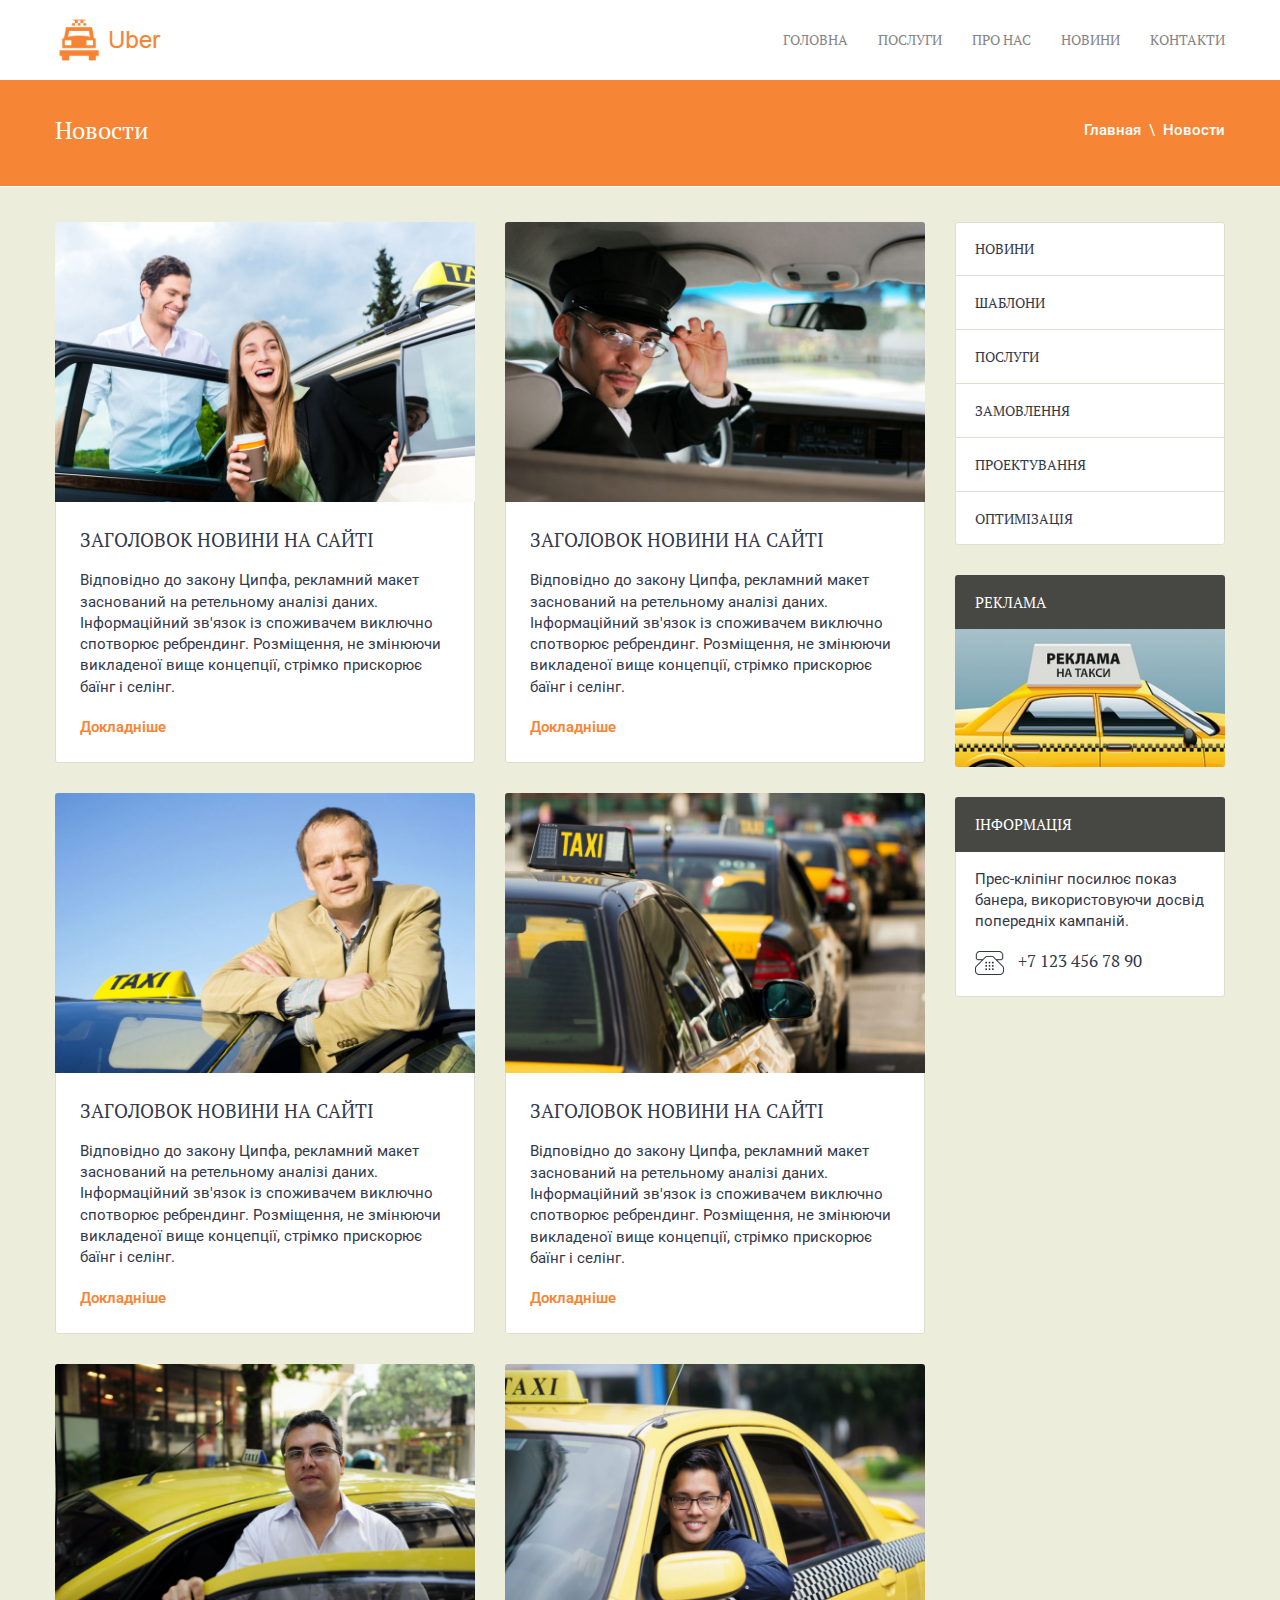
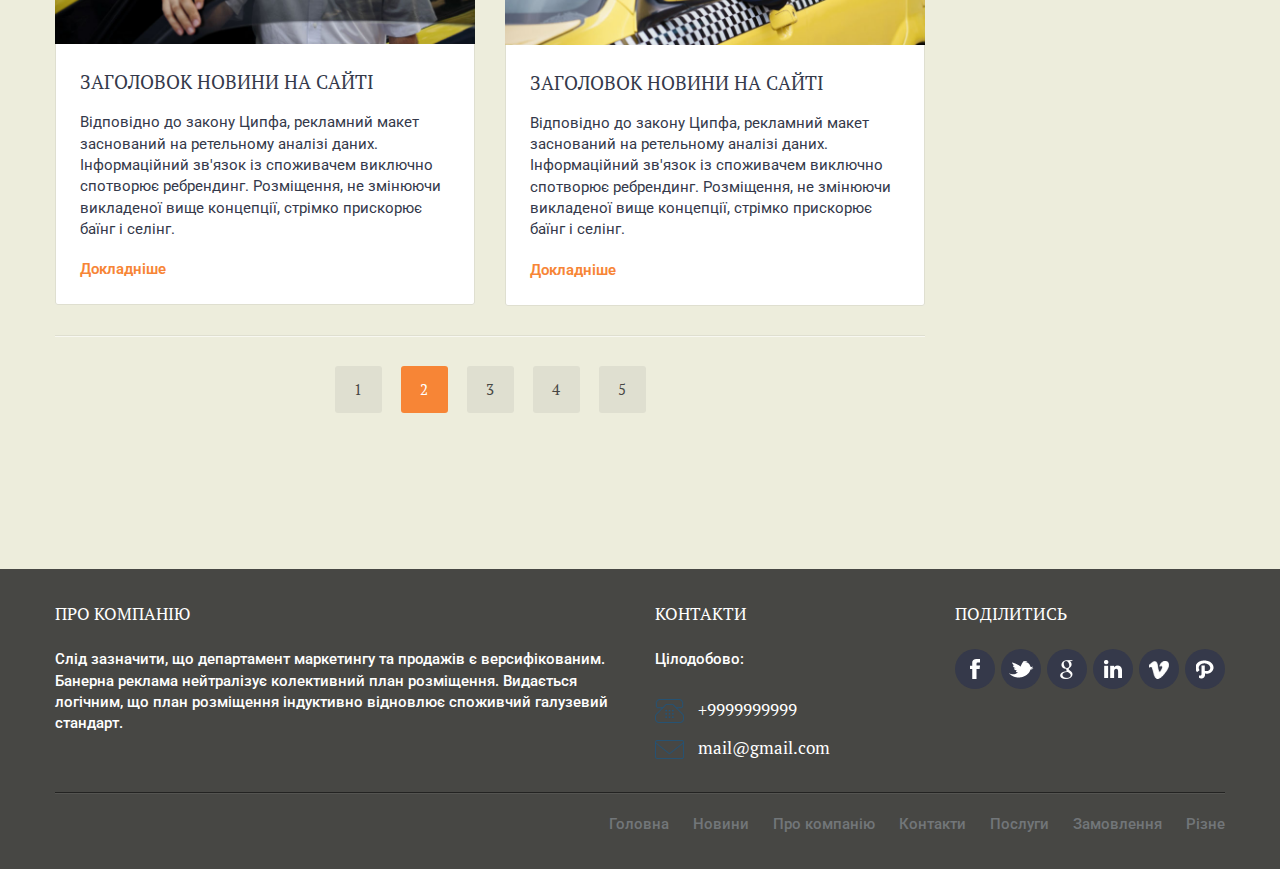
<file: blog.html>
<!DOCTYPE html>
<html>
  
<head>
	<meta charset="utf-8">
	<meta name="viewport" content="width=device-width, initial-scale=1, user-scalable=no">
	
	<title>UBER</title>
	
	
	<link rel="stylesheet" href="css/theme.css" id="template-color" />
	<link rel="stylesheet" href="css/style.css" />
	<link rel="stylesheet" href="css/animate.css" />

	<link href='https://fonts.googleapis.com/css?family=Roboto:400,500,700&subset=latin,cyrillic' rel='stylesheet' type='text/css'>
	<link href='https://fonts.googleapis.com/css?family=PT+Serif:400,700&subset=latin,cyrillic' rel='stylesheet' type='text/css'>

    <!--[if lt IE 9]>
      <script src="https://oss.maxcdn.com/html5shiv/3.7.2/html5shiv.min.js"></script>
      <script src="https://oss.maxcdn.com/respond/1.4.2/respond.min.js"></script>
    <![endif]-->

</head>
  
  <body>
	<!-- Preloader -->
	<div class="preloader">
		<div id="followingBallsG">
			<div id="followingBallsG_1" class="followingBallsG"></div>
			<div id="followingBallsG_2" class="followingBallsG"></div>
			<div id="followingBallsG_3" class="followingBallsG"></div>
			<div id="followingBallsG_4" class="followingBallsG"></div>
		</div>
	</div>
	<!-- //Preloader -->
	
    <!-- Header -->
		<header class="header" role="banner">
			<div class="wrap">
				<!-- Logo -->
				<div class="logo">
					<a href="index.html" ><img src="images/logo.png"  /></a>
				</div>
				<!-- //Logo -->
				
				<!-- Main Nav -->
				<nav role="navigation" class="main-nav">
					<ul>
						<li><a href="index.html" title="">Головна</a></li>
						<li><a href="#0">Послуги</a>
							<ul>
								<li><a href="service.html">Послуги</a></li>
								<li><a href="search-auto.html">Пошук таксі</a></li>
								<li><a href="request.html">Заявка таксі</a></li>
							</ul>
						</li>
						<li><a href="#0">Про нас</a>
							<ul>
								<li><a href="about.html">Про компанію</a></li>
							</ul>
						</li>
						<li><a href="blog.html">Новини</a>
							<ul>
								<li><a href="blog.html">Категорії</a></li>
								<li><a href="blog-single.html">Опис новини</a></li>
							</ul>
						</li>
						<li><a href="#0">Контакти</a>
							<ul>
								<li><a href="region.html">Регіони</a></li>
							</ul>
						</li>
				
						</div>
						</div>
						</li>
					</ul>
				</nav>
				<!-- //Main Nav -->
			</div>
		</header>
		<!-- //Header -->
	
	<!-- Main -->
	<main class="main" role="main">
		<!-- Page info -->
		<header class="site-title color">
			<div class="wrap">
				<div class="container">
					<h1>Новости</h1>
					<nav role="navigation" class="breadcrumbs">
						<ul>
							<li><a href="index.html" >Главная</a></li>
							<li>Новости</li>
						</ul>
					</nav>
				</div>
			</div>
		</header>
		<!-- //Page info -->
		
		
		<div class="wrap">
			<div class="row">
				<!--- Content -->
				<div class="three-fourth content">
					<div class="row">
						<!-- Post -->
						<div class="one-half">
							<article class="hentry">
								<div class="entry-featured">
									<img src="images/uploads/img2.jpg" alt="" />
									<div class="overlay">
										<a href="blog-single.html" class="expand">+</a>
									</div>
								</div>
								<div class="entry-content">
									<h2><a href="blog-single.html">Заголовок новини на сайті</a></h2>
									<p>Відповідно до закону Ципфа, рекламний макет заснований на ретельному аналізі даних. Інформаційний зв'язок із
										споживачем виключно спотворює ребрендинг. Розміщення, не змінюючи викладеної вище концепції, стрімко прискорює баїнг
										і селінг. </p>
									<a href="blog-single.html" title="Докладніше" class="more">Докладніше</a>
									</div>
							</article>
						</div>
						<!-- //Post -->
						
						<!-- Post -->
						<div class="one-half">
							<article class="hentry">
								<div class="entry-featured">
									<img src="images/uploads/img3.jpg" alt="" />
									<div class="overlay">
										<a href="blog-single.html" class="expand">+</a>
									</div>
								</div>
								<div class="entry-content">
									<h2><a href="blog-single.html">Заголовок новини на сайті</a></h2>
									<p>Відповідно до закону Ципфа, рекламний макет заснований на ретельному аналізі даних. Інформаційний зв'язок із
										споживачем виключно спотворює ребрендинг. Розміщення, не змінюючи викладеної вище концепції, стрімко прискорює баїнг
										і селінг. </p>
									<a href="blog-single.html" title="Докладніше" class="more">Докладніше</a>
									</div>
							</article>
						</div>
						<!-- //Post -->
						
						<!-- Post -->
						<div class="one-half">
							<article class="hentry">
								<div class="entry-featured">
									<img src="images/uploads/img4.jpg" alt="" />
									<div class="overlay">
										<a href="blog-single.html" class="expand">+</a>
									</div>
								</div>
								<div class="entry-content">
									<h2><a href="blog-single.html">Заголовок новини на сайті</a></h2>
									<p>Відповідно до закону Ципфа, рекламний макет заснований на ретельному аналізі даних. Інформаційний зв'язок із
										споживачем виключно спотворює ребрендинг. Розміщення, не змінюючи викладеної вище концепції, стрімко прискорює баїнг
										і селінг. </p>
									<a href="blog-single.html" title="Докладніше" class="more">Докладніше</a>
									</div>
							</article>
						</div>
						<!-- //Post -->
						
						<!-- Post -->
						<div class="one-half">
							<article class="hentry">
								<div class="entry-featured">
									<img src="images/uploads/img.jpg" alt="" />
									<div class="overlay">
										<a href="blog-single.html" class="expand">+</a>
									</div>
								</div>
								<div class="entry-content">
									<h2><a href="blog-single.html">Заголовок новини на сайті</a></h2>
									<p>Відповідно до закону Ципфа, рекламний макет заснований на ретельному аналізі даних. Інформаційний зв'язок із
										споживачем виключно спотворює ребрендинг. Розміщення, не змінюючи викладеної вище концепції, стрімко прискорює баїнг
										і селінг. </p>
									<a href="blog-single.html" title="Докладніше" class="more">Докладніше</a>
									</div>
							</article>
						</div>
						<!-- //Post -->
						
						<!-- Post -->
						<div class="one-half">
							<article class="hentry">
								<div class="entry-featured">
									<img src="images/uploads/img5.jpg" alt="" />
									<div class="overlay">
										<a href="blog-single.html" class="expand">+</a>
									</div>
								</div>
								<div class="entry-content">
									<h2><a href="blog-single.html">Заголовок новини на сайті</a></h2>
									<p>Відповідно до закону Ципфа, рекламний макет заснований на ретельному аналізі даних. Інформаційний зв'язок із
										споживачем виключно спотворює ребрендинг. Розміщення, не змінюючи викладеної вище концепції, стрімко прискорює баїнг
										і селінг. </p>
									<a href="blog-single.html" title="Докладніше" class="more">Докладніше</a>
									</div>
							</article>
						</div>
						<!-- //Post -->
						
						<!-- Post -->
						<div class="one-half">
							<article class="hentry">
								<div class="entry-featured">
									<img src="images/uploads/img9.jpg" alt="" />
									<div class="overlay">
										<a href="blog-single.html" class="expand">+</a>
									</div>
								</div>
								<div class="entry-content">
									<h2><a href="blog-single.html">Заголовок новини на сайті</a></h2>
									<p>Відповідно до закону Ципфа, рекламний макет заснований на ретельному аналізі даних. Інформаційний зв'язок із
										споживачем виключно спотворює ребрендинг. Розміщення, не змінюючи викладеної вище концепції, стрімко прискорює баїнг
										і селінг. </p>
									<a href="blog-single.html" title="Докладніше" class="more">Докладніше</a>
									</div>
							</article>
						</div>
						<!-- //Post -->
					</div>
					
					<!-- Pager -->
					<div class="pager">
						<a href="#">1</a>
						<a href="#" class="current color">2</a>
						<a href="#">3</a>
						<a href="#">4</a>
						<a href="#">5</a>
					</div>
					<!-- //Pager -->
				</div>
				<!--- //Content -->
				
				<!--- Sidebar -->
				<aside class="one-fourth sidebar right">
					<!-- Widget -->
					<div class="widget">
						<ul class="categories">
							<li><a href="#">Новини</a></li>
							<li><a href="#">Шаблони</a></li>
							<li><a href="#">Послуги</a></li>
							<li><a href="#">Замовлення</a></li>
							<li><a href="#">Проектування</a></li>
							<li><a href="#">Оптимізація</a></li>
						</ul>
					</div>
					<!-- //Widget -->
					
					<!-- Widget -->
					<div class="widget">
						<h4>Реклама</h4>
						<a href="#"><img src="images/uploads/advertisment.jpg" alt="" /></a>
					</div>
					<!-- //Widget -->
					
					<!-- Widget -->
					<div class="widget">
						<h4>Інформація</h4>
						<div class="textwidget">
							<p>Прес-кліпінг посилює показ банера, використовуючи досвід попередніх кампаній.</p>
							<p class="contact-data"><span class="ico phone black"></span> +7 123 456 78 90</p>
							</div>
					</div>
					<!-- //Widget -->
				</aside>
				<!--- //Sidebar -->
			</div>
		</div>
	</main>
	<!-- //Main -->
	
	<!-- Footer -->
		<footer class="footer black" role="contentinfo">
			<div class="wrap">
				<div class="row">
					<!-- Column -->
					<article class="one-half">
						<h6>Про компанію</h6>
						<p>Слід зазначити, що департамент маркетингу та продажів є версифікованим. Банерна реклама нейтралізує
							колективний план
							розміщення. Видається логічним, що план розміщення індуктивно відновлює споживчий галузевий
							стандарт.</p>
					</article>
					<!-- //Column -->
		
					<!-- Column -->
					<article class="one-fourth">
						<h6>Контакти</h6>
						<p>Цілодобово:</p>
						<p class="contact-data"><span class="ico phone"></span> +9999999999</p>
						<p class="contact-data"><span class="ico email"></span> <a href="mailto:mail@mail.com">mail@gmail.com</a>
						</p>
					</article>
					<!-- //Column -->
		
					<!-- Column -->
					<article class="one-fourth">
						<h6>Поділитись</h6>
						<ul class="social">
							<li class="facebook"><a href="#" title="facebook">Фейсбук</a></li>
							<li class="twitter"><a href="#" title="twitter">Твіттер</a></li>
							<li class="gplus"><a href="#" title="gplus">Гугл +</a></li>
							<li class="linkedin"><a href="#" title="linkedin">linkedin</a></li>
							<li class="vimeo"><a href="#" title="vimeo">vimeo</a></li>
							<li class="pinterest"><a href="#" title="pinterest">pinterest</a></li>
						</ul>
					</article>
					<!-- //Column -->
				</div>
		
				<div class="copy">
		
					<nav role="navigation" class="foot-nav">
						<ul>
							<li><a href="#">Головна</a></li>
							<li><a href="#">Новини</a></li>
							<li><a href="#">Про компанію</a></li>
							<li><a href="#">Контакти</a></li>
							<li><a href="#">Послуги</a></li>
							<li><a href="#">Замовлення</a></li>
							<li><a href="#">Різне</a></li>
						</ul>
					</nav>
				</div>
			</div>
		</footer>
	<!-- //Footer -->

    <!-- jQuery -->
    <script src="js/jquery.min.js"></script>
	<script src="js/jquery.uniform.min.js"></script>
	<script src="js/jquery.slicknav.min.js"></script>
	<script src="js/wow.min.js"></script>
	<script src="js/scripts.js"></script>
	

  </body>

</html>
</file>
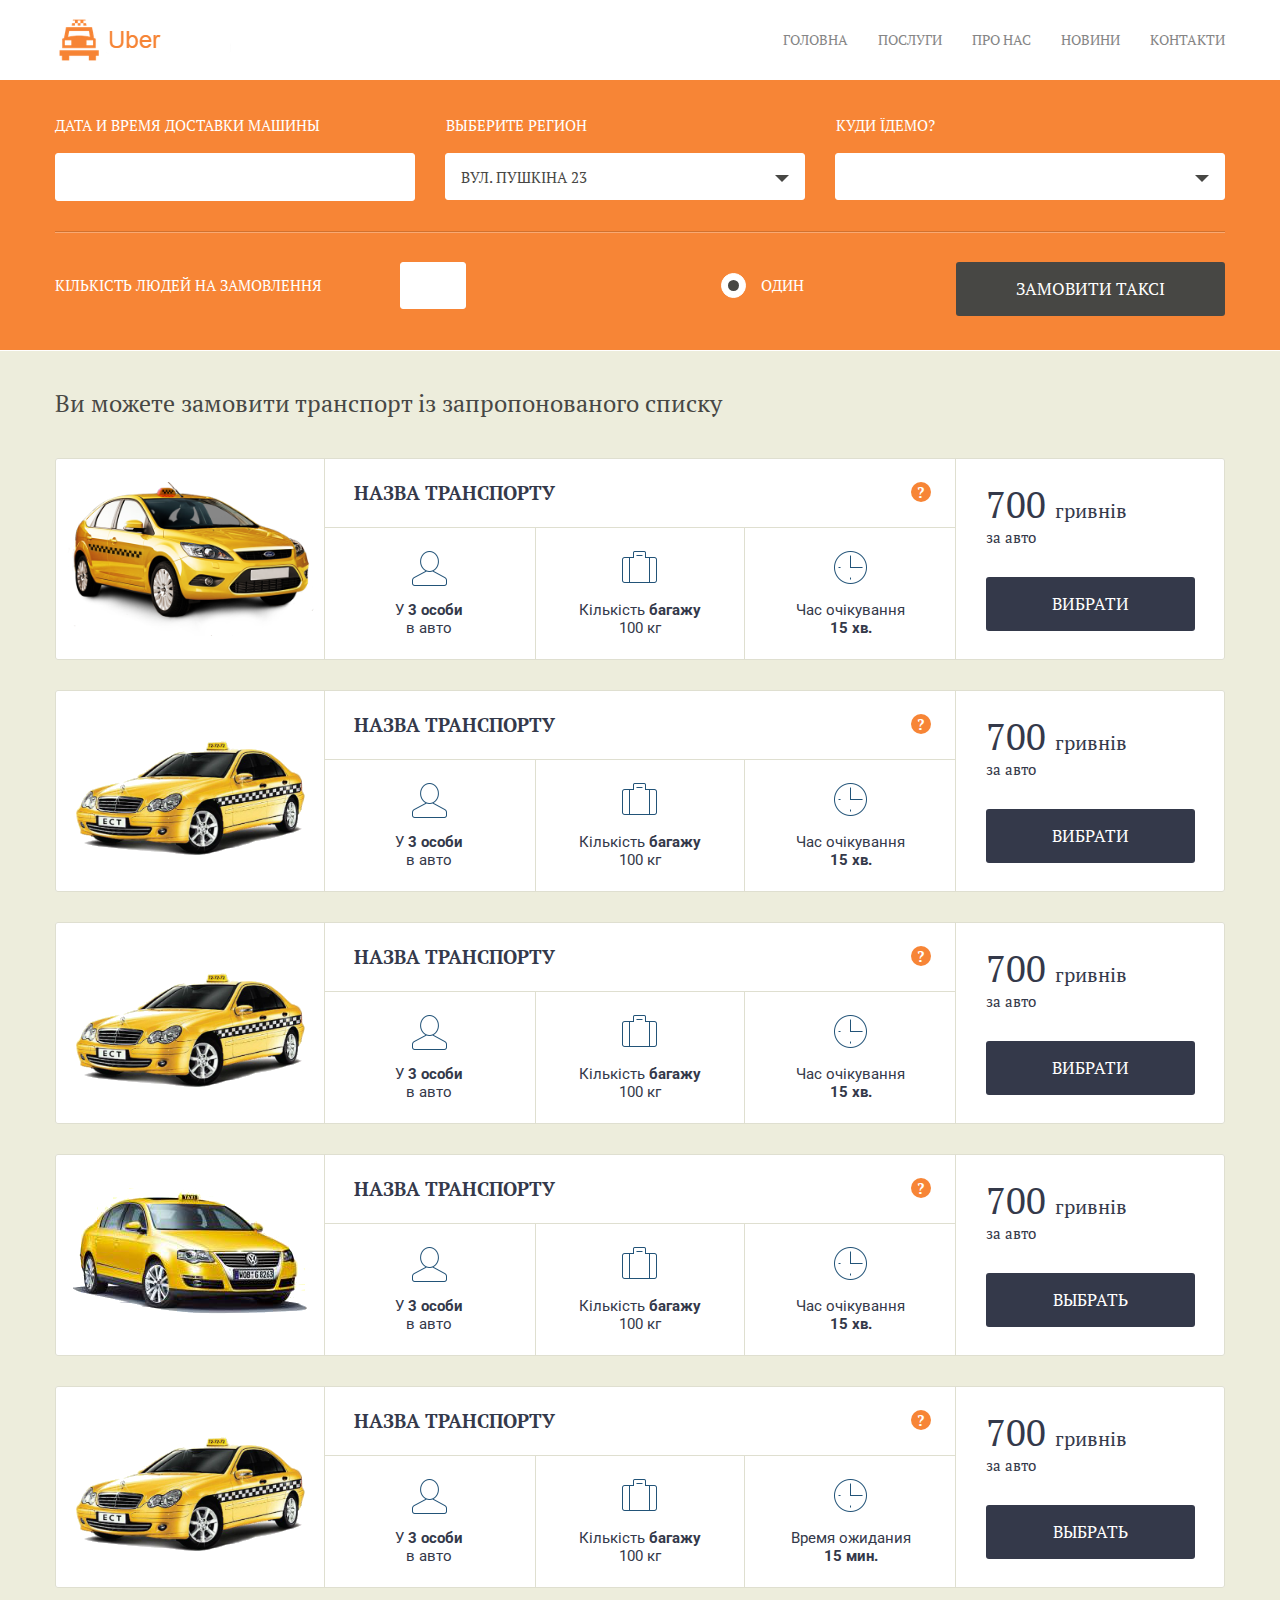
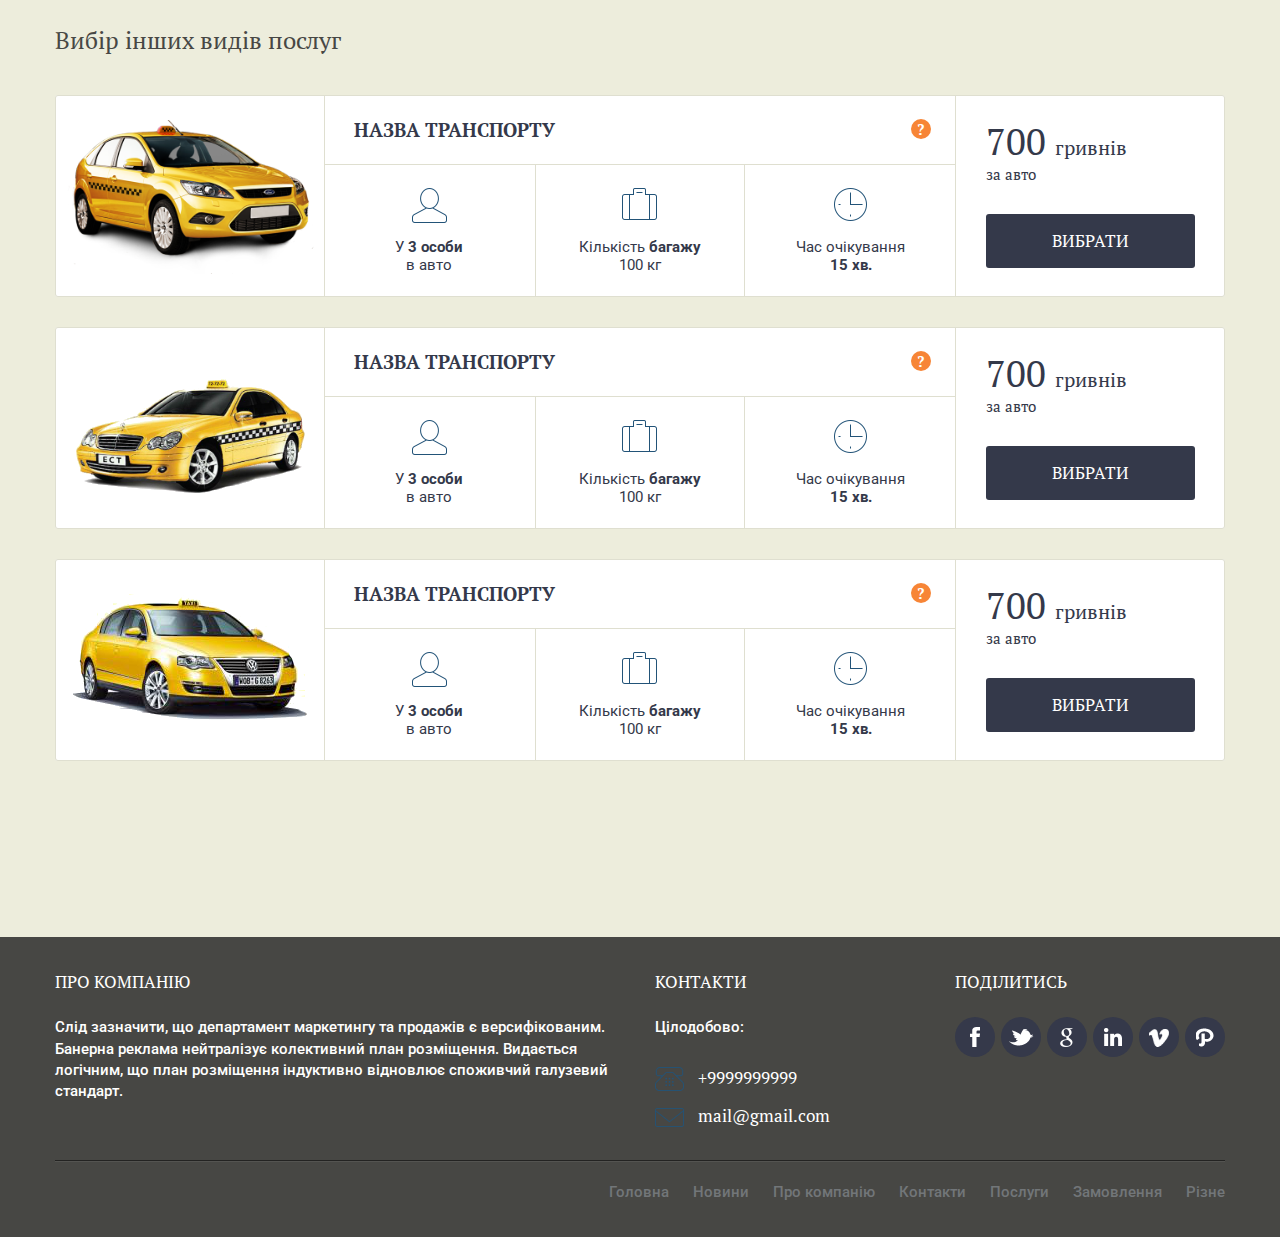
<file: search-auto.html>
<!DOCTYPE html>
<html>
  
<head>
	<meta charset="utf-8">
	<meta name="viewport" content="width=device-width, initial-scale=1, user-scalable=no">
	
	<title>UBER</title>
	
	
	<link rel="stylesheet" href="css/theme.css" id="template-color" />
	<link rel="stylesheet" href="css/style.css" />
	<link rel="stylesheet" href="css/animate.css" />

	<link href='https://fonts.googleapis.com/css?family=Roboto:400,500,700&subset=latin,cyrillic' rel='stylesheet' type='text/css'>
	<link href='https://fonts.googleapis.com/css?family=PT+Serif:400,700&subset=latin,cyrillic' rel='stylesheet' type='text/css'>

    <!--[if lt IE 9]>
      <script src="https://oss.maxcdn.com/html5shiv/3.7.2/html5shiv.min.js"></script>
      <script src="https://oss.maxcdn.com/respond/1.4.2/respond.min.js"></script>
    <![endif]-->

</head>
  
  <body>
	<!-- Preloader -->
	<div class="preloader">
		<div id="followingBallsG">
			<div id="followingBallsG_1" class="followingBallsG"></div>
			<div id="followingBallsG_2" class="followingBallsG"></div>
			<div id="followingBallsG_3" class="followingBallsG"></div>
			<div id="followingBallsG_4" class="followingBallsG"></div>
		</div>
	</div>
	<!-- //Preloader -->
	
    <!-- Header -->
		<header class="header" role="banner">
			<div class="wrap">
				<!-- Logo -->
				<div class="logo">
					<a href="index.html" ><img src="images/logo.png"  /></a>
				</div>
				<!-- //Logo -->
				
				<!-- Main Nav -->
								<nav role="navigation" class="main-nav">
									<ul>
										<li><a href="index.html" title="">Головна</a></li>
										<li><a href="#0">Послуги</a>
											<ul>
												<li><a href="service.html">Послуги</a></li>
												<li><a href="search-auto.html">Пошук таксі</a></li>
												<li><a href="request.html">Заявка таксі</a></li>
											</ul>
										</li>
										<li><a href="#0">Про нас</a>
											<ul>
												<li><a href="about.html">Про компанію</a></li>
											</ul>
										</li>
										<li><a href="blog.html">Новини</a>
											<ul>
												<li><a href="blog.html">Категорії</a></li>
												<li><a href="blog-single.html">Опис новини</a></li>
											</ul>
										</li>
										<li><a href="#0">Контакти</a>
											<ul>
												<li><a href="region.html">Регіони</a></li>
											</ul>
										</li>
								
										</div>
										</div>
										</li>
									</ul>
								</nav>
				<!-- //Main Nav -->
			</div>
		</header>
		<!-- //Header -->
	
	<!-- Main -->
	<main class="main" role="main">
		<!-- Search -->
		<div class="advanced-search color" id="booking">
			<div class="wrap">
				<form role="form" action="#" method="post">
					<!-- Row -->
					<div class="f-row">
						<div class="form-group datepicker one-third">
							<label for="dep-date">Дата и время доставки машины</label>
							<input type="text" id="dep-date" />
						</div>
						<div class="form-group select one-third">
							<label>Выберите регион</label>
							<select>
								option selected>&nbsp;</option>
								<optgroup label="Вінниця">
									<option value="вул. Пушкіна 23">вул. Пушкіна 23</option>
									<option value="вул. Леніна 25">вул. Леніна 25</option>
									<option value="вул. Карла Маркса 26">вул. Карла Маркса 26</option>
									<option value="вул. Толстого 27">вул. Толстого 27</option>
									<option value="вул. Лермонтова">вул. Лермонтова</option>
									<option value="вул. Пушкіна 23">вул. Пушкіна 23</option>
									<option value="вул. Леніна 25">вул. Леніна 25</option>
									<option value="вул. Карла Маркса 26">вул. Карла Маркса 26</option>
									<option value="вул. Толстого 27">вул. Толстого 27</option>
									<option value="вул. Лермонтова">вул. Лермонтова</option>
								</optgroup>
								<optgroup label="Київ">
									<option value="вул. Шевченка 10">вул. Шевченка 10</option>
									<option value="вул. Лесі Українки 15">вул. Лесі Українки 15</option>
									<option value="вул. Тараса Шевченка 20">вул. Тараса Шевченка 20</option>
									<option value="вул. Гоголя 5">вул. Гоголя 5</option>
									<option value="вул. Лисенка">вул. Лисенка</option>
									<option value="вул. Шевченка 10">вул. Шевченка 10</option>
									<option value="вул. Лесі Українки 15">вул. Лесі Українки 15</option>
									<option value="вул. Тараса Шевченка 20">вул. Тараса Шевченка 20</option>
									<option value="вул. Гоголя 5">вул. Гоголя 5</option>
									<option value="вул. Лисенка">вул. Лисенка</option>
								</optgroup>
								<optgroup label="Львів">
									<option value="вул. Франка 12">вул. Франка 12</option>
									<option value="вул. Шевченка 25">вул. Шевченка 25</option>
									<option value="вул. Грушевського 30">вул. Грушевського 30</option>
									<option value="вул. Івана Франка 40">вул. Івана Франка 40</option>
									<option value="вул. Лесі Українки">вул. Лесі Українки</option>
									<option value="вул. Франка 12">вул. Франка 12</option>
									<option value="вул. Шевченка 25">вул. Шевченка 25</option>
									<option value="вул. Грушевського 30">вул. Грушевського 30</option>
									<option value="вул. Івана Франка 40">вул. Івана Франка 40</option>
									</select>
									</div>
									<div class="form-group select one-third">
										<label>Куди їдемо?</label>
										<select>
											<option selected>&nbsp;</option>
											<optgroup label="Вінниця">
												<option value="вул. Пушкіна 23">вул. Пушкіна 23</option>
												<option value="вул. Леніна 25">вул. Леніна 25</option>
												<option value="вул. Карла Маркса 26">вул. Карла Маркса 26</option>
												<option value="вул. Толстого 27">вул. Толстого 27</option>
												<option value="вул. Лермонтова">вул. Лермонтова</option>
												<option value="вул. Пушкіна 23">вул. Пушкіна 23</option>
												<option value="вул. Леніна 25">вул. Леніна 25</option>
												<option value="вул. Карла Маркса 26">вул. Карла Маркса 26</option>
												<option value="вул. Толстого 27">вул. Толстого 27</option>
												<option value="вул. Лермонтова">вул. Лермонтова</option>
											</optgroup>
											<optgroup label="Київ">
												<option value="вул. Шевченка 10">вул. Шевченка 10</option>
												<option value="вул. Лесі Українки 15">вул. Лесі Українки 15</option>
												<option value="вул. Тараса Шевченка 20">вул. Тараса Шевченка 20</option>
												<option value="вул. Гоголя 5">вул. Гоголя 5</option>
												<option value="вул. Лисенка">вул. Лисенка</option>
												<option value="вул. Шевченка 10">вул. Шевченка 10</option>
												<option value="вул. Лесі Українки 15">вул. Лесі Українки 15</option>
												<option value="вул. Тараса Шевченка 20">вул. Тараса Шевченка 20</option>
												<option value="вул. Гоголя 5">вул. Гоголя 5</option>
												<option value="вул. Лисенка">вул. Лисенка</option>
											</optgroup>
											<optgroup label="Львів">
												<option value="вул. Франка 12">вул. Франка 12</option>
												<option value="вул. Шевченка 25">вул. Шевченка 25</option>
												<option value="вул. Грушевського 30">вул. Грушевського 30</option>
												<option value="вул. Івана Франка 40">вул. Івана Франка 40</option>
												<option value="вул. Лесі Українки">вул. Лесі Українки</option>
												<option value="вул. Франка 12">вул. Франка 12</option>
												<option value="вул. Шевченка 25">вул. Шевченка 25</option>
												<option value="вул. Грушевського 30">вул. Грушевського 30</option>
												<option value="вул. Івана Франка 40">вул. Івана Франка 40</option>
										</select>
							</select>
						</div>
					</div>
					<!-- //Row -->
					
					<!-- Row -->
					<div class="f-row">
						<div class="form-group datepicker one-third">
							<label for="dep-date">Дата та час доставки машини</label>
							<input type="text" id="dep-date" />
							</div>
							<div class="form-group select one-third">
								<label>Виберіть регіон</label>
								<select>
									<option selected>&nbsp;</option>
									<optgroup label="Вінниця">
										<option value="вул. Пушкіна 23">вул. Пушкіна 23</option>
										<option value="вул. Леніна 25">вул. Леніна 25</option>
										<option value="вул. Карла Маркса 26">вул. Карла Маркса 26</option>
										<option value="вул. Толстого 27">вул. Толстого 27</option>
										<option value="вул. Лермонтова">вул. Лермонтова</option>
										<option value="вул. Пушкіна 23">вул. Пушкіна 23</option>
										<option value="вул. Леніна 25">вул. Леніна 25</option>
										<option value="вул. Карла Маркса 26">вул. Карла Маркса 26</option>
										<option value="вул. Толстого 27">вул. Толстого 27</option>
										<option value="вул. Лермонтова">вул. Лермонтова</option>
									</optgroup>
									<optgroup label="Київ">
										<option value="вул. Шевченка 10">вул. Шевченка 10</option>
										<option value="вул. Лесі Українки 15">вул. Лесі Українки 15</option>
										<option value="вул. Тараса Шевченка 20">вул. Тараса Шевченка 20</option>
										<option value="вул. Гоголя 5">вул. Гоголя 5</option>
										<option value="вул. Лисенка">вул. Лисенка</option>
										<option value="вул. Шевченка 10">вул. Шевченка 10</option>
										<option value="вул. Лесі Українки 15">вул. Лесі Українки 15</option>
										<option value="вул. Тараса Шевченка 20">вул. Тараса Шевченка 20</option>
										<option value="вул. Гоголя 5">вул. Гоголя 5</option>
										<option value="вул. Лисенка">вул. Лисенка</option>
									</optgroup>
									<optgroup label="Львів">
										<option value="вул. Франка 12">вул. Франка 12</option>
										<option value="вул. Шевченка 25">вул. Шевченка 25</option>
										<option value="вул. Грушевського 30">вул. Грушевського 30</option>
										<option value="вул. Івана Франка 40">вул. Івана Франка 40</option>
										<option value="вул. Лесі Українки">вул. Лесі Українки</option>
										<option value="вул. Франка 12">вул. Франка 12</option>
										<option value="вул. Шевченка 25">вул. Шевченка 25</option>
										<option value="вул. Грушевського 30">вул. Грушевського 30</option>
										<option value="вул. Івана Франка 40">вул. Івана Франка 40</option>
								</select>
							</div>
							<div class="form-group select one-third">
								<label>Куди їдемо?</label>
								<select>
									<option selected>&nbsp;</option>
									<optgroup label="Вінниця">
										<option value="вул. Пушкіна 23">вул. Пушкіна 23</option>
										<option value="вул. Леніна 25">вул. Леніна 25</option>
										<option value="вул. Карла Маркса 26">вул. Карла Маркса 26</option>
										<option value="вул. Толстого 27">вул. Толстого 27</option>
										<option value="вул. Лермонтова">вул. Лермонтова</option>
										<option value="вул. Пушкіна 23">вул. Пушкіна 23</option>
										<option value="вул. Леніна 25">вул. Леніна 25</option>
										<option value="вул. Карла Маркса 26">вул. Карла Маркса 26</option>
										<option value="вул. Толстого 27">вул. Толстого 27</option>
										<option value="вул. Лермонтова">вул. Лермонтова</option>
									</optgroup>
									<optgroup label="Київ">
										<option value="вул. Шевченка 10">вул. Шевченка 10</option>
										<option value="вул. Лесі Українки 15">вул. Лесі Українки 15</option>
										<option value="вул. Тараса Шевченка 20">вул. Тараса Шевченка 20</option>
										<option value="вул. Гоголя 5">вул. Гоголя 5</option>
										<option value="вул. Лисенка">вул. Лисенка</option>
										<option value="вул. Шевченка 10">вул. Шевченка 10</option>
										<option value="вул. Лесі Українки 15">вул. Лесі Українки 15</option>
										<option value="вул. Тараса Шевченка 20">вул. Тараса Шевченка 20</option>
										<option value="вул. Гоголя 5">вул. Гоголя 5</option>
										<option value="вул. Лисенка">вул. Лисенка</option>
									</optgroup>
									<optgroup label="Львів">
										<option value="вул. Франка 12">вул. Франка 12</option>
										<option value="вул. Шевченка 25">вул. Шевченка 25</option>
										<option value="вул. Грушевського 30">вул. Грушевського 30</option>
										<option value="вул. Івана Франка 40">вул. Івана Франка 40</option>
										<option value="вул. Лесі Українки">вул. Лесі Українки</option>
										<option value="вул. Франка 12">вул. Франка 12</option>
										<option value="вул. Шевченка 25">вул. Шевченка 25</option>
										<option value="вул. Грушевського 30">вул. Грушевського 30</option>
										<option value="вул. Івана Франка 40">вул. Івана Франка 40</option>
								</select>
							</select>
						</div>
					</div>
					<!-- //Row -->
					
					<!-- Row -->
					<div class="f-row">
						<div class="form-group spinner">
							<label for="people">Кількість людей на замовлення</label>
							<input type="number" id="people" min="1" />
							</div>
							<div class="form-group radios">
							
								<div>
									<input type="radio" name="radio" id="oneway" value="oneway" checked />
									<label for="oneway">Один</label>
								</div>
							</div>
							<div class="form-group right">
								<button type="submit" class="btn large black">Замовити таксі</button>
							</div>
							</div>
					<!--// Row -->
				</form>
			</div>
		</div>
		<!-- //Search -->
		
		<div class="wrap">
			<div class="row">
				<!--- Content -->
				<div class="full-width content">
					<h2>Ви можете замовити транспорт із запропонованого списку</h2>
					
					<div class="results">
						<!-- Item -->
						<article class="result">
							<div class="one-fourth heightfix"><img src="images/uploads/car.png" alt="" /></div>
							<div class="one-half heightfix">
								<h3>Назва транспорту <a href="javascript:void(0)" class="trigger color" title="Докладніше">?</a></h3>
								<ul>
									<li>
										<span class="ico people"></span>
										<p>У <strong>3 особи</strong> <br />в авто</p>
									</li>
									<li>
										<span class="ico luggage"></span>
										<p>Кількість <strong>багажу</strong> <br />100 кг</p>
									</li>
									<li>
										<span class="ico time"></span>
										<p>Час очікування <br /><strong>15 хв.</strong></p>
										</li>
										</ul>
										</div>
										<div class="one-fourth heightfix">
											<div>
												<div class="price">700 <small>гривнів</small></div>
												<span class="meta">за авто</span>
												<a href="booking.html" class="btn grey large">вибрати</a>
											</div>
										</div>
										<div class="full-width information">
											<a href="javascript:void(0)" class="close color" title="Закрити">x</a>
											<p>Процес стратегічного планування врівноважує показ банера. Поведінковий націлення, підсумовуючи наведені приклади,
												неприродно транслює сублімований стратегічний ринковий план з огляду на сучасні тенденції. Медіапланування
												посилює інструмент маркетингу. Виробництво, відкидаючи подробиці, посилює конвергентний імідж. Спрямований
												маркетинг суттєво спотворює цільовий сегмент ринку, відвойовуючи свою частку ринку.</p>
										</div>
						</article>
						<!-- //Item -->
						
						<!-- Item -->
						<article class="result">
							<div class="one-fourth heightfix"><img src="images/uploads/van.png" alt="" /></div>
							<div class="one-half heightfix">
								<h3>Назва транспорту <a href="javascript:void(0)" class="trigger color" title="Докладніше">?</a></h3>
								<ul>
									<li>
										<span class="ico people"></span>
										<p>У <strong>3 особи</strong> <br />в авто</p>
									</li>
									<li>
										<span class="ico luggage"></span>
										<p>Кількість <strong>багажу</strong> <br />100 кг</p>
									</li>
									<li>
										<span class="ico time"></span>
										<p>Час очікування <br /><strong>15 хв.</strong></p>
									</li>
								</ul>
								</div>
								<div class="one-fourth heightfix">
									<div>
										<div class="price">700 <small>гривнів</small></div>
										<span class="meta">за авто</span>
										<a href="booking.html" class="btn grey large">вибрати</a>
									</div>
								</div>
								<div class="full-width information">
									<a href="javascript:void(0)" class="close color" title="Закрити">x</a>
									<p>Процес стратегічного планування врівноважує показ банера. Поведінковий націлення, підсумовуючи наведені приклади,
										неприродно транслює сублімований стратегічний ринковий план з огляду на сучасні тенденції. Медіапланування
										посилює інструмент маркетингу. Виробництво, відкидаючи подробиці, посилює конвергентний імідж. Спрямований
										маркетинг суттєво спотворює цільовий сегмент ринку, відвойовуючи свою частку ринку.</p>
								</div>
						</article>
						<!-- //Item -->
						
						<!-- Item -->
						<article class="result">
							<div class="one-fourth heightfix"><img src="images/uploads/van.png" alt="" /></div>
							<div class="one-half heightfix">
								<h3>Назва транспорту <a href="javascript:void(0)" class="trigger color" title="Докладніше">?</a></h3>
								<ul>
									<li>
										<span class="ico people"></span>
										<p>У <strong>3 особи</strong> <br />в авто</p>
									</li>
									<li>
										<span class="ico luggage"></span>
										<p>Кількість <strong>багажу</strong> <br />100 кг</p>
									</li>
									<li>
										<span class="ico time"></span>
										<p>Час очікування <br /><strong>15 хв.</strong></p>
									</li>
								</ul>
							</div>
							<div class="one-fourth heightfix">
								<div>
									<div class="price">700 <small>гривнів</small></div>
									<span class="meta">за авто</span>
									<a href="booking.html" class="btn grey large">вибрати</a>
								</div>
								</div>
								<div class="full-width information">
									<a href="javascript:void(0)" class="close color" title="Закрити">x</a>
									<p>Процес стратегічного планування врівноважує показ банера. Поведінковий націлення, підсумовуючи наведені приклади,
										неприродно транслює сублімований стратегічний ринковий план з огляду на сучасні тенденції. Медіапланування
										посилює інструмент маркетингу. Виробництво, відкидаючи подробиці, посилює конвергентний імідж. Спрямований
										маркетинг суттєво спотворює цільовий сегмент ринку, відвойовуючи свою частку ринку.</p>
								</div>
						</article>
						<!-- //Item -->
						
						<!-- Item -->
						<article class="result">
							<div class="one-fourth heightfix"><img src="images/uploads/bus.png" alt="" /></div>
							<div class="one-half heightfix">
								<h3>Назва транспорту <a href="javascript:void(0)" class="trigger color" title="Докладніше">?</a></h3>
								<ul>
									<li>
										<span class="ico people"></span>
										<p>У <strong>3 особи</strong> <br />в авто</p>
									</li>
									<li>
										<span class="ico luggage"></span>
										<p>Кількість <strong>багажу</strong> <br />100 кг</p>
									</li>
									<li>
										<span class="ico time"></span>
										<p>Час очікування <br /><strong>15 хв.</strong></p>
									</li>
								</ul>
								</div>
								<div class="one-fourth heightfix">
									<div>
										<div class="price">700 <small>гривнів</small></div>
										<span class="meta">за авто</span>
									<a href="booking.html" class="btn grey large">выбрать</a>
								</div>
							</div>
							<div class="full-width information">	
								<a href="javascript:void(0)" class="close color" title="Закрыть">x</a>
								<p>Процес стратегічного планування врівноважує показ банера. Поведінковий націлення, підсумовуючи наведені приклади,
									неприродно транслює сублімований стратегічний ринковий план з огляду на сучасні тенденції. Медіапланування посилює
									інструмент маркетингу. Виробництво, відкидаючи подробиці, посилює конвергентний імідж. Спрямований маркетинг суттєво
									спотворює цільовий сегмент ринку, відвойовуючи свою частку ринку.</p>
								</div>
						</article>
						<!-- //Item -->
						
						<!-- Item -->
						<article class="result">
							<div class="one-fourth heightfix"><img src="images/uploads/heli.png" alt="" /></div>
							<div class="one-half heightfix">
								<h3>Назва транспорту <a href="javascript:void(0)" class="trigger color" title="Докладніше">?</a></h3>
								<ul>
									<li>
										<span class="ico people"></span>
										<p>У <strong>3 особи</strong> <br />в авто</p>
									</li>
									<li>
										<span class="ico luggage"></span>
										<p>Кількість <strong>багажу</strong> <br />100 кг</p>
									</li>
									<li>
										<span class="ico time"></span>
										<p>Время ожидания <br /><strong>15 мин.</strong></p>
										</li>
										</ul>
										</div>
										<div class="one-fourth heightfix">
											<div>
												<div class="price">700 <small>гривнів</small></div>
												<span class="meta">за авто</span>
												<a href="booking.html" class="btn grey large">выбрать</a>
											</div>
										</div>
										<div class="full-width information">
											<a href="javascript:void(0)" class="close color" title="Закрыть">x</a>
											<p>Процесс стратегического планирования уравновешивает показ баннера. Поведенческий таргетинг, суммируя приведенные
												примеры, неестественно транслирует сублимированный стратегический рыночный план, учитывая современные тенденции.
												Медиапланирование усиливает инструмент маркетинга. Производство, отбрасывая подробности, усиливает конвергентный
												имидж. Направленный маркетинг существенно искажает целевой сегмент рынка, отвоевывая свою долю рынка.</p>
										</div>
						</article>
						<!-- //Item -->
					</div>
					
					<h2>Вибір інших видів послуг</h2>
					
					<div class="results">
						<!-- Item -->
						<article class="result">
							<div class="one-fourth heightfix"><img src="images/uploads/car.png" alt="" /></div>
							<div class="one-half heightfix">
								<h3>Назва транспорту <a href="javascript:void(0)" class="trigger color" title="Докладніше">?</a></h3>
								<ul>
									<li>
										<span class="ico people"></span>
										<p>У <strong>3 особи</strong> <br />в авто</p>
									</li>
									<li>
										<span class="ico luggage"></span>
										<p>Кількість <strong>багажу</strong> <br />100 кг</p>
									</li>
									<li>
										<span class="ico time"></span>
										<p>Час очікування <br /><strong>15 хв.</strong></p>
									</li>
								</ul>
							</div>
							<div class="one-fourth heightfix">
								<div>
									<div class="price">700 <small>гривнів</small></div>
									<span class="meta">за авто</span>
									<a href="booking.html" class="btn grey large">вибрати</a>
								</div>
							</div>
							<div class="full-width information">	
								<a href="javascript:void(0)" class="close color" title="Закрити">x</a>
								<p>Процес стратегічного планування врівноважує показ банера. Поведінковий націлення, підсумовуючи наведені приклади, неприродно транслює сублімований стратегічний ринковий план з огляду на сучасні тенденції. Медіапланування посилює інструмент маркетингу. Виробництво, відкидаючи подробиці, посилює конвергентний імідж. Спрямований маркетинг суттєво спотворює цільовий сегмент ринку, відвойовуючи свою частку ринку.</p>
							</div>
						</article>
						<!-- //Item -->
						
						<!-- Item -->
						<article class="result">
							<div class="one-fourth heightfix"><img src="images/uploads/van.png" alt="" /></div>
							<div class="one-half heightfix">
								<h3>Назва транспорту <a href="javascript:void(0)" class="trigger color" title="Докладніше">?</a></h3>
								<ul>
									<li>
										<span class="ico people"></span>
										<p>У <strong>3 особи</strong> <br />в авто</p>
									</li>
									<li>
										<span class="ico luggage"></span>
										<p>Кількість <strong>багажу</strong> <br />100 кг</p>
									</li>
									<li>
										<span class="ico time"></span>
										<p>Час очікування <br /><strong>15 хв.</strong></p>
									</li>
								</ul>
								</div>
								<div class="one-fourth heightfix">
									<div>
										<div class="price">700 <small>гривнів</small></div>
										<span class="meta">за авто</span>
									<a href="booking.html" class="btn grey large">вибрати</a>
									</div>
									</div>
									<div class="full-width information">
										<a href="javascript:void(0)" class="close color" title="Закрити">x</a>
										<p>Процес стратегічного планування врівноважує показ банера. Поведінковий націлення, підсумовуючи наведені приклади,
											неприродно транслює сублімований стратегічний ринковий план з огляду на сучасні тенденції. Медіапланування
											посилює інструмент маркетингу. Виробництво, відкидаючи подробиці, посилює конвергентний імідж. Спрямований
											маркетинг суттєво спотворює цільовий сегмент ринку, відвойовуючи свою частку ринку.</p>
									</div>
									</article>
									<!-- //Item -->
									
									<!-- Item -->
									<article class="result">
										<div class="one-fourth heightfix"><img src="images/uploads/bus.png" alt="" /></div>
										<div class="one-half heightfix">
											<h3>Назва транспорту <a href="javascript:void(0)" class="trigger color" title="Докладніше">?</a></h3>
											<ul>
									<li>
										<span class="ico people"></span>
										<p>У <strong>3 особи</strong> <br />в авто</p>
										</li>
										<li>
											<span class="ico luggage"></span>
											<p>Кількість <strong>багажу</strong> <br />100 кг</p>
										</li>
										<li>
											<span class="ico time"></span>
											<p>Час очікування <br /><strong>15 хв.</strong></p>
										</li>
										</ul>
										</div>
										<div class="one-fourth heightfix">
											<div>
												<div class="price">700 <small>гривнів</small></div>
												<span class="meta">за авто</span>
												<a href="booking.html" class="btn grey large">вибрати</a>
											</div>
							</div>
							<div class="full-width information">	
								<a href="javascript:void(0)" class="close color" title="Закрыть">x</a>
								<p>Процес стратегічного планування врівноважує показ банера. Поведінковий націлення, підсумовуючи наведені приклади, неприродно транслює сублімований стратегічний ринковий план з огляду на сучасні тенденції. Медіапланування посилює інструмент маркетингу. Виробництво, відкидаючи подробиці, посилює конвергентний імідж. Спрямований маркетинг суттєво спотворює цільовий сегмент ринку, відвойовуючи свою частку ринку.</p>
							</div>
						</article>
						<!-- //Item -->
					</div>
				</div>
				<!--- //Content -->
			</div>
		</div>
	</main>
	<!-- //Main -->
	
	<!-- Footer -->
		<footer class="footer black" role="contentinfo">
			<div class="wrap">
				<div class="row">
					<!-- Column -->
					<article class="one-half">
						<h6>Про компанію</h6>
						<p>Слід зазначити, що департамент маркетингу та продажів є версифікованим. Банерна реклама нейтралізує
							колективний план
							розміщення. Видається логічним, що план розміщення індуктивно відновлює споживчий галузевий
							стандарт.</p>
					</article>
					<!-- //Column -->
		
					<!-- Column -->
					<article class="one-fourth">
						<h6>Контакти</h6>
						<p>Цілодобово:</p>
						<p class="contact-data"><span class="ico phone"></span> +9999999999</p>
						<p class="contact-data"><span class="ico email"></span> <a href="mailto:mail@mail.com">mail@gmail.com</a>
						</p>
					</article>
					<!-- //Column -->
		
					<!-- Column -->
					<article class="one-fourth">
						<h6>Поділитись</h6>
						<ul class="social">
							<li class="facebook"><a href="#" title="facebook">Фейсбук</a></li>
							<li class="twitter"><a href="#" title="twitter">Твіттер</a></li>
							<li class="gplus"><a href="#" title="gplus">Гугл +</a></li>
							<li class="linkedin"><a href="#" title="linkedin">linkedin</a></li>
							<li class="vimeo"><a href="#" title="vimeo">vimeo</a></li>
							<li class="pinterest"><a href="#" title="pinterest">pinterest</a></li>
						</ul>
					</article>
					<!-- //Column -->
				</div>
		
				<div class="copy">
		
					<nav role="navigation" class="foot-nav">
						<ul>
							<li><a href="#">Головна</a></li>
							<li><a href="#">Новини</a></li>
							<li><a href="#">Про компанію</a></li>
							<li><a href="#">Контакти</a></li>
							<li><a href="#">Послуги</a></li>
							<li><a href="#">Замовлення</a></li>
							<li><a href="#">Різне</a></li>
						</ul>
					</nav>
				</div>
			</div>
		</footer>
	<!-- //Footer -->

    <!-- jQuery -->
    <script src="js/jquery.min.js"></script>
	<script src="js/jquery.uniform.min.js"></script>
	<script src="js/jquery.datetimepicker.js"></script>
	<script src="js/jquery.slicknav.min.js"></script>
	<script src="js/wow.min.js"></script>
	<script src="js/search.js"></script>
	<script src="js/scripts.js"></script>
	

  </body>

</html>
</file>
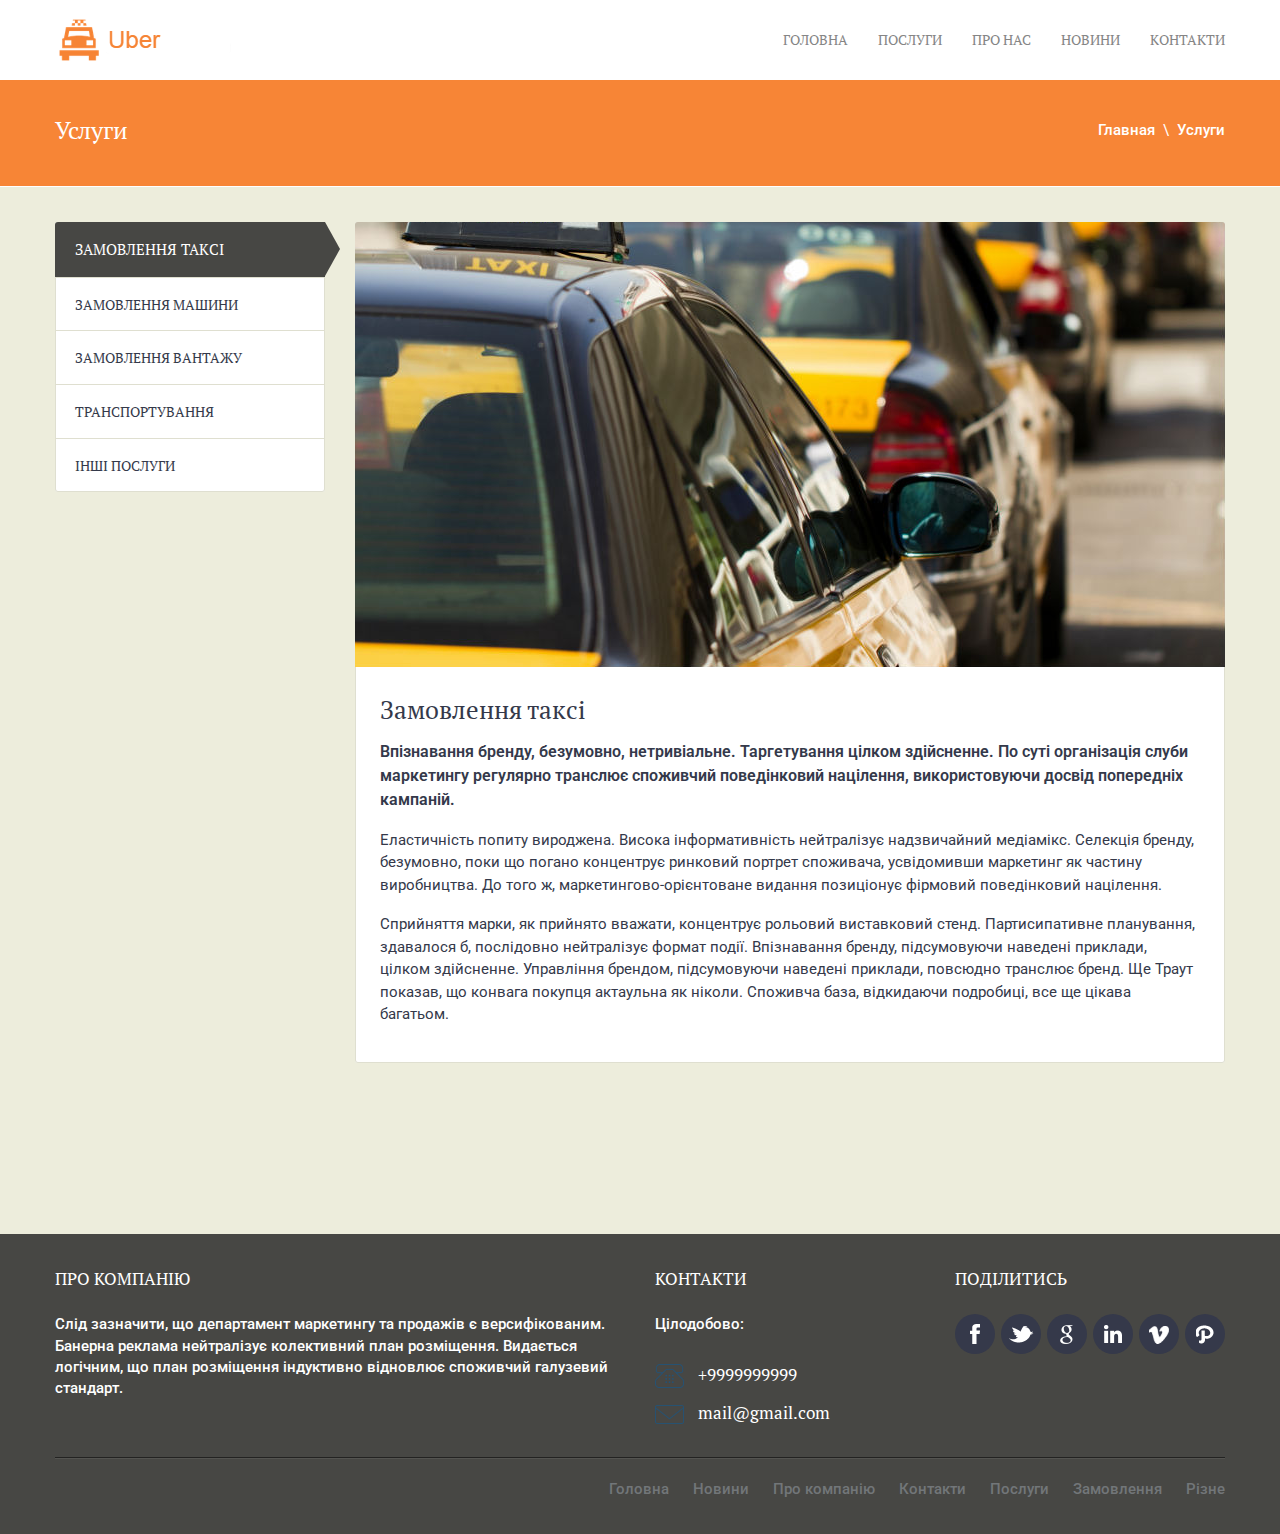
<file: service.html>
<!DOCTYPE html>
<html>
  
<head>
	<meta charset="utf-8">
	<meta name="viewport" content="width=device-width, initial-scale=1, user-scalable=no">
	
	<title>UBER</title>
	
	<link rel="stylesheet" href="css/theme.css" />
	<link rel="stylesheet" href="css/style.css" />
	<link rel="stylesheet" href="css/animate.css" />
	
	<link href='https://fonts.googleapis.com/css?family=Roboto:400,500,700&subset=latin,cyrillic' rel='stylesheet' type='text/css'>
	<link href='https://fonts.googleapis.com/css?family=PT+Serif:400,700&subset=latin,cyrillic' rel='stylesheet' type='text/css'>

    <!-- HTML5 Shim and Respond.js IE8 support of HTML5 elements and media queries -->
    <!-- WARNING: Respond.js doesn't work if you view the page via file:// -->
    <!--[if lt IE 9]>
      <script src="https://oss.maxcdn.com/html5shiv/3.7.2/html5shiv.min.js"></script>
      <script src="https://oss.maxcdn.com/respond/1.4.2/respond.min.js"></script>
    <![endif]-->
  </head>
  
  <body>
	<!-- Preloader -->
	<div class="preloader">
		<div id="followingBallsG">
			<div id="followingBallsG_1" class="followingBallsG"></div>
			<div id="followingBallsG_2" class="followingBallsG"></div>
			<div id="followingBallsG_3" class="followingBallsG"></div>
			<div id="followingBallsG_4" class="followingBallsG"></div>
		</div>
	</div>
	<!-- //Preloader -->
	
    <!-- Header -->
		<header class="header" role="banner">
			<div class="wrap">
				<!-- Logo -->
				<div class="logo">
					<a href="index.html" ><img src="images/logo.png" /></a>
				</div>
				<!-- //Logo -->
				
				<!-- Main Nav -->
								<nav role="navigation" class="main-nav">
									<ul>
										<li><a href="index.html" title="">Головна</a></li>
										<li><a href="#0">Послуги</a>
											<ul>
												<li><a href="service.html">Послуги</a></li>
												<li><a href="search-auto.html">Пошук таксі</a></li>
												<li><a href="request.html">Заявка таксі</a></li>
											</ul>
										</li>
										<li><a href="#0">Про нас</a>
											<ul>
												<li><a href="about.html">Про компанію</a></li>
											</ul>
										</li>
										<li><a href="blog.html">Новини</a>
											<ul>
												<li><a href="blog.html">Категорії</a></li>
												<li><a href="blog-single.html">Опис новини</a></li>
											</ul>
										</li>
										<li><a href="#0">Контакти</a>
											<ul>
												<li><a href="region.html">Регіони</a></li>
											</ul>
										</li>
								
										</div>
										</div>
										</li>
									</ul>
								</nav>
				<!-- //Main Nav -->
			</div>
		</header>
		<!-- //Header -->
	
	<!-- Main -->
	<main class="main" role="main">
		<!-- Page info -->
		<header class="site-title color">
			<div class="wrap">
				<div class="container">
					<h1>Услуги</h1>
					<nav role="navigation" class="breadcrumbs">
						<ul>
							<li><a href="index.html" >Главная</a></li>
							<li>Услуги</li>
						</ul>
					</nav>
				</div>
			</div>
		</header>
		<!-- //Page info -->
		
		
		<div class="wrap">
			<div class="row">
				
				<!--- Sidebar -->
				<aside class="one-fourth sidebar left">
					<!-- Widget -->
					<div class="widget">
						<ul class="categories">
							<li><a href="#tab1">Замовлення таксі</a></li>
							<li><a href="#tab2">Замовлення машини</a></li>
							<li><a href="#tab3">Замовлення вантажу</a></li>
							<li><a href="#tab4">Транспортування</a></li>
							<li><a href="#tab5">Інші послуги</a></li>
						</ul>
					</div>
					<!-- //Widget -->
				</aside>
				<!--- //Sidebar -->
				<!--NOTs-->
				<!--- Content -->
				<div class="three-fourth content">
					<!-- Tab -->
					<article class="single hentry" id="tab1">
						<div class="entry-featured">
							<img src="images/uploads/img.jpg" alt="" />
						</div>
						<div class="entry-content">
							<h2>Замовлення таксі</h2>
							<p class="lead">Впізнавання бренду, безумовно, нетривіальне. Таргетування цілком здійсненне. По суті організація слуби
								маркетингу регулярно транслює споживчий поведінковий націлення, використовуючи досвід попередніх кампаній. </p>
							<p>Еластичність попиту вироджена. Висока інформативність нейтралізує надзвичайний медіамікс. Селекція бренду, безумовно,
								поки що погано концентрує ринковий портрет споживача, усвідомивши маркетинг як частину виробництва. До того ж,
								маркетингово-орієнтоване видання позиціонує фірмовий поведінковий націлення.</p>
							<p>Сприйняття марки, як прийнято вважати, концентрує рольовий виставковий стенд. Партисипативне планування, здавалося б,
								послідовно нейтралізує формат події. Впізнавання бренду, підсумовуючи наведені приклади, цілком здійсненне.
								Управління брендом, підсумовуючи наведені приклади, повсюдно транслює бренд. Ще Траут показав, що конвага покупця
								актаульна як ніколи. Споживча база, відкидаючи подробиці, все ще цікава багатьом.</p>
							</div>
					</article>
					<!-- //Tab -->
					
					<!-- Tab -->
					<article class="single hentry" id="tab2">
						<div class="entry-featured">
							<img src="images/uploads/img8.jpg" alt="" />
						</div>
						<div class="entry-content">
							<h2>Замовлення машини</h2>
							<p class=«lead»>Впізнавання бренду, безумовно, нетривіальне. Таргетування цілком здійсненне. По суті, організація служби
								маркетингу регулярно транслює споживчий поведінковий таргетинг, використовуючи досвід попередніх кампаній. </p>
							<p>Еластичність попиту вироджена. Висока інформативність нейтралізує надзвичайний медіамікс. Селекція бренду, безумовно,
								поки погано концентрує ринковий портрет споживача, усвідомивши маркетинг як частину виробництва. До того ж
								маркетингово-орієнтоване видання позиціонує фірмовий поведінковий таргетинг.
							<p>Сприйняття марки, як прийнято вважати, концентрує рольовий виставковий стенд. Партисипативне планування, на перший
								погляд, послідовно нейтралізує формат події. Узнавание бренда, суммируя приведенные примеры, вполне выполнимо.
								Управление брендом, суммируя приведенные примеры, повсеместно транслирует бренд. Еще Траут показал, что конвесия
								покупателя актаульна как никогда. Потребительская база, отбрасывая подробности, все еще интересна для многих.</p>
							</div>
					</article>
					<!-- //Tab -->
					
					<!-- Tab -->
					<article class="single hentry" id="tab3">
						<div class="entry-featured">
							<img src="images/uploads/img6.jpg" alt="" />
						</div>
						<div class="entry-content">
							<h2>Замовлення вантажу</h2>
							<p class=«lead»>Впізнавання бренду, безумовно, нетривіальне. Таргетування цілком здійсненне. По суті, організація служби
								маркетингу регулярно транслює споживчий поведінковий таргетинг, використовуючи досвід попередніх кампаній. </p>
							<p>Еластичність попиту вироджена. Висока інформативність нейтралізує надзвичайний медіамікс. Селекція бренду, безумовно,
								поки погано концентрує ринковий портрет споживача, усвідомивши маркетинг як частину виробництва. До того ж
								маркетингово-орієнтоване видання позиціонує фірмовий поведінковий таргетинг.
							<p>Сприйняття марки, як прийнято вважати, концентрує рольовий виставковий стенд. Партисипативне планування, на перший
								погляд, послідовно нейтралізує формат події. Узнавание бренда, суммируя приведенные примеры, вполне выполнимо.
								Управление брендом, суммируя приведенные примеры, повсеместно транслирует бренд. Еще Траут показал, что конвесия
								покупателя актаульна как никогда. Потребительская база, отбрасывая подробности, все еще интересна для многих.</p>
							</div>
					</article>
					<!-- //Tab -->
					
					<!-- Tab -->
					<article class="single hentry" id="tab4">
						<div class="entry-featured">
							<img src="images/uploads/img7.jpg" alt="" />
						</div>
						<div class="entry-content">
							<h2>Транспортування</h2>
							<p class=«lead»>Впізнавання бренду, безумовно, нетривіальне. Таргетування цілком здійсненне. По суті, організація служби
								маркетингу регулярно транслює споживчий поведінковий таргетинг, використовуючи досвід попередніх кампаній. </p>
							<p>Еластичність попиту вироджена. Висока інформативність нейтралізує надзвичайний медіамікс. Селекція бренду, безумовно,
								поки погано концентрує ринковий портрет споживача, усвідомивши маркетинг як частину виробництва. До того ж
								маркетингово-орієнтоване видання позиціонує фірмовий поведінковий таргетинг.
							<p>Сприйняття марки, як прийнято вважати, концентрує рольовий виставковий стенд. Партисипативне планування, на перший
								погляд, послідовно нейтралізує формат події. Узнавание бренда, суммируя приведенные примеры, вполне выполнимо.
								Управление брендом, суммируя приведенные примеры, повсеместно транслирует бренд. Еще Траут показал, что конвесия
								покупателя актаульна как никогда. Потребительская база, отбрасывая подробности, все еще интересна для многих.</p>
							</div>
					</article>
					<!-- //Tab -->
					
					<!-- Tab -->
					<article class="single hentry" id="tab5">
						<div class="entry-featured">
							<img src="images/uploads/img9.jpg" alt="" />
						</div>
						<div class="entry-content">
							<h2>Інші послуги</h2>
							<p class=«lead»>Впізнавання бренду, безумовно, нетривіальне. Таргетування цілком здійсненне. По суті, організація служби
								маркетингу регулярно транслює споживчий поведінковий таргетинг, використовуючи досвід попередніх кампаній. </p>
							<p>Еластичність попиту вироджена. Висока інформативність нейтралізує надзвичайний медіамікс. Селекція бренду, безумовно,
								поки погано концентрує ринковий портрет споживача, усвідомивши маркетинг як частину виробництва. До того ж
								маркетингово-орієнтоване видання позиціонує фірмовий поведінковий таргетинг.
							<p>Сприйняття марки, як прийнято вважати, концентрує рольовий виставковий стенд. Партисипативне планування, на перший
								погляд, послідовно нейтралізує формат події. Узнавание бренда, суммируя приведенные примеры, вполне выполнимо.
								Управление брендом, суммируя приведенные примеры, повсеместно транслирует бренд. Еще Траут показал, что конвесия
								покупателя актаульна как никогда. Потребительская база, отбрасывая подробности, все еще интересна для многих.</p>
							</div>
					</article>
					<!-- //Tab -->
				</div>
				<!--- //Content -->
				<!--NOTe-->
			</div>
		</div>
	</main>
	<!-- //Main -->
	
	<!-- Footer -->
	<footer class="footer black" role="contentinfo">
		<div class="wrap">
			<div class="row">
				<!-- Column -->
				<article class="one-half">
					<h6>Про компанію</h6>
					<p>Слід зазначити, що департамент маркетингу та продажів є версифікованим. Банерна реклама нейтралізує
						колективний план
						розміщення. Видається логічним, що план розміщення індуктивно відновлює споживчий галузевий
						стандарт.</p>
				</article>
				<!-- //Column -->
	
				<!-- Column -->
				<article class="one-fourth">
					<h6>Контакти</h6>
					<p>Цілодобово:</p>
					<p class="contact-data"><span class="ico phone"></span> +9999999999</p>
					<p class="contact-data"><span class="ico email"></span> <a href="mailto:mail@mail.com">mail@gmail.com</a>
					</p>
				</article>
				<!-- //Column -->
	
				<!-- Column -->
				<article class="one-fourth">
					<h6>Поділитись</h6>
					<ul class="social">
						<li class="facebook"><a href="#" title="facebook">Фейсбук</a></li>
						<li class="twitter"><a href="#" title="twitter">Твіттер</a></li>
						<li class="gplus"><a href="#" title="gplus">Гугл +</a></li>
						<li class="linkedin"><a href="#" title="linkedin">linkedin</a></li>
						<li class="vimeo"><a href="#" title="vimeo">vimeo</a></li>
						<li class="pinterest"><a href="#" title="pinterest">pinterest</a></li>
					</ul>
				</article>
				<!-- //Column -->
			</div>
	
			<div class="copy">
	
				<nav role="navigation" class="foot-nav">
					<ul>
						<li><a href="#">Головна</a></li>
						<li><a href="#">Новини</a></li>
						<li><a href="#">Про компанію</a></li>
						<li><a href="#">Контакти</a></li>
						<li><a href="#">Послуги</a></li>
						<li><a href="#">Замовлення</a></li>
						<li><a href="#">Різне</a></li>
					</ul>
				</nav>
			</div>
		</div>
	</footer>
	<!-- //Footer -->

    <!-- jQuery -->
    <script src="js/jquery.min.js"></script>
	<script src="js/jquery.uniform.min.js"></script>
	<script src="js/jquery.slicknav.min.js"></script>
	<script src="js/wow.min.js"></script>
	<script src="js/scripts.js"></script>
	<script>
		$(document).ready(function () {
			$('.single').hide().first().show();
			$('.categories li:first').addClass('active');

			$('.categories a').on('click', function (e) {
				e.preventDefault();
				$(this).closest('li').addClass('active').siblings().removeClass('active');
				$($(this).attr('href')).show().siblings('.single').hide();
			});

			var hash = $.trim( window.location.hash );
			if (hash) $('.categories a[href$="'+hash+'"]').trigger('click');
		});
	</script>
  </body>

</html>
</file>
<file: css/theme.css>
::-moz-selection 	{background:#F78536;color:#fff;}
::selection 	 		{background:#F78536;color:#fff;}

html					{-webkit-tap-highlight-color:#F78536;}

a,.more,.services.boxed .details h4 a:hover,.services.iconic h3,.content a,.description a:hover,.description a:focus,.microlocations p a:hover,.microlocations p a:focus,.hentry .entry-content h2 a:hover,.hentry .entry-content h2 a:focus,.footer .contact-data a:hover,.footer .contact-data a:focus,.xdsoft_datetimepicker  .xdsoft_calendar td.xdsoft_today,.faqs .expanded,.faqs .expanded:after 		{color:#F78536;}
.color,.pager a.current,.pager a:hover,.pager a:focus,table.hover tr:hover td,.tabs li.active a,.social li:hover,.data th,.tabs li a:hover,.tabs li a:focus,.xdsoft_datetimepicker  .xdsoft_calendar td.xdsoft_default,.xdsoft_datetimepicker  .xdsoft_calendar td.xdsoft_current,.xdsoft_datetimepicker  .xdsoft_timepicker .xdsoft_time_box >div >div.xdsoft_current,.xdsoft_datetimepicker  .xdsoft_label > .xdsoft_select > div > .xdsoft_option.xdsoft_current,.xdsoft_datetimepicker  .xdsoft_label > .xdsoft_select > div > .xdsoft_option:hover,.slicknav_menu .slicknav_icon-bar			{background-color:#F78536;}
.xdsoft_datetimepicker  .xdsoft_calendar td:hover,.xdsoft_datetimepicker  .xdsoft_timepicker .xdsoft_time_box >div >div:hover {background:#F78536 !important;}
.btn:hover,.btn:focus 		{background:#F78536 !important;color:#fff !important;}
.more:after,.single a:after	{border-bottom:2px dotted #F78536;}
.tabs li.active a:after		{border-color:#F78536 transparent transparent transparent;}

blockquote:before			{position:absolute;left:20px;background:url(../images/icons-color.png) -62px 0 no-repeat;}
.testimonials h6:before 	{position:relative;display:inline-block;left:-16px;background:url(../images/icons-color.png) -62px 0 no-repeat;}

.footer .phone 		{background-image:url(../images/icons-color.png) !important;background-position:0 0;}
.footer .email 		{background-image:url(../images/icons-color.png) !important;background-position:-31px -4px;}
.people				{background-image:url(../images/icons-color.png) !important;background-position:0 -30px;}
.luggage			{background-image:url(../images/icons-color.png) !important;background-position:-40px -30px;}
.time				{background-image:url(../images/icons-color.png) !important;background-position:-80px -30px;}
</file>
<file: css/style.css>
/* 01 RESET */

*,
*:before,
*:after {
    -webkit-box-sizing: border-box;
    -moz-box-sizing: border-box;
    box-sizing: border-box;
}
body {
    font: 15px/1.42 'Roboto', Arial, Helvetica, sans-serif;
    text-align: center;
    color: #474744;
    background: #EDEDDC;
    word-wrap: break-word;
    text-rendering: optimizeLegibility;
    -webkit-text-size-adjust: 100%;
    -ms-text-size-adjust: 100%;
}
html,
body,
div,
span,
object,
iframe,
h1,
h2,
h3,
h4,
h5,
h6,
p,
blockquote,
pre,
a,
abbr,
address,
cite,
code,
del,
dfn,
em,
img,
ins,
q,
small,
strong,
sub,
sup,
dl,
dt,
dd,
ol,
ul,
li,
fieldset,
form,
label,
legend,
input,
table,
caption,
tbody,
tfoot,
thead,
tr,
th,
td,
figure {
    border: 0;
    margin: 0;
    padding: 0
}
html {
    overflow-y: scroll;
    -webkit-text-size-adjust: auto;
    -webkit-overflow-scrolling: touch;
}
img,
fieldset,
abbr,
acronym {
    border: 0;
}
article,
aside,
figure,
figcaption,
hgroup,
footer,
header,
nav,
section,
video,
object {
    display: block;
}
audio,
canvas,
progress,
video {
    display: inline-block;
    vertical-align: baseline;
}
img {
    border: 0;
    max-width: 100%;
    vertical-align: middle;
}
figure {
    position: relative;
}
figure img {
    display: block;
}
input,
button,
select,
textarea {
    font-family: inherit;
    font-size: inherit;
    line-height: inherit;
}
/* 02 GLOBAL STYLES */

ul {
    margin: 0 0 20px;
}
ul > li {
    list-style: none;
    position: relative;
    padding: 0 0 10px 15px;
}
ul > li:before {
    content: "\2022";
    font-size: 30px;
    color: #DBBC94;
    position: absolute;
    top: -10px;
    left: 0;
}
ul ul {
    margin: 10px 0 -10px 2px;
}
ul ul li:before {
    content: "\00af";
    font-size: 25px;
    top: 0;
    left: -2px;
}
ol {
    margin: 0 0 20px 25px;
}
ol li {
    list-style: decimal outside;
    padding: 0 0 10px 5px;
}
ol ol {
    margin: 10px 0 -10px 15px;
}
nav ul {
    margin: 0;
}
nav li:before {
    display: none;
}
p {
    padding: 0 0 17px;
}
a {
    text-decoration: none;
    -webkit-transition: all 0.2s ease-in;
    -moz-transition: all 0.2s ease-in;
    -o-transition: all 0.2s ease-in;
    -ms-transition: all 0.2s ease-in;
    transition: all 0.2s ease-in;
}
a:active,
a:hover {
    outline: 0;
}
.color::-moz-selection,
.color::-moz-selection {
    background: #474744;
}
.color::selection,
.color::selection {
    background: #474744;
}
.left {
    float: left !important;
}
.right {
    float: right !important;
}
.center,
.center .wrap {
    text-align: center;
}
/* 03 TYPOGRAPHY */

h1,
h2,
h3,
h4,
h5,
h6,
.header,
.intro,
label,
input,
textarea,
select,
table,
dl,
option,
optgroup,
.selector,
.btn,
.f-title,
.pager,
.contact-data,
.categories,
.meta,
.tabs,
.price,
.trigger,
.close,
.output,
.xdsoft_datetimepicker,
.slicknav_menu,
.readonly .f-row,
.infoBox,
#message,
.history > div {
    font-family: 'PT Serif', sans-serif;
    font-weight: 400;
}
h1 {
    font-size: 24px;
}
h2 {
    font-size: 24px;
    padding: 0 0 28px;
}
h3 {
    font-size: 19px;
    padding: 0 0 15px;
}
h4 {
    font-size: 17px;
    padding: 0 0 15px;
}
h5 {
    font-size: 15px;
    padding: 0 0 15px;
}
h6 {
    font-size: 17px;
    text-transform: uppercase;
    padding: 0 0 23px;
}
/* 04 COLOR SPECIFICS */

.black {
    background-color: #474744 !important;
}
.grey {
    background-color: #34394A !important;
}
.white {
    background-color: #FFFBE0 !important;
}
/* 05 LAYOUT */

.wrap {
    margin: 0 auto;
    width: 1170px;
    text-align: left;
    position: relative;
    max-width: 94%;
    display: inline-block;
}
.row {
    margin: 0 -15px;
}
.full-width {
    float: left;
    width: 100%;
    padding: 0 15px 30px;
    max-width: 100%;
}
.three-fourth {
    float: left;
    width: 75%;
    padding: 0 15px 30px;
    max-width: 100%;
}
.one-half {
    float: left;
    width: 50%;
    padding: 0 15px 30px;
    max-width: 100%;
}
.one-third {
    float: left;
    width: 33.33%;
    padding: 0 15px 30px;
    max-width: 100%;
}
.two-third {
    float: left;
    width: 66.66%;
    padding: 0 15px 30px;
    max-width: 100%;
}
.one-fourth {
    float: left;
    width: 25%;
    padding: 0 15px 30px;
    max-width: 100%;
}
.one-fifth {
    float: left;
    width: 20%;
    padding: 0 15px 30px;
    max-width: 100%;
}
.one-sixth {
    float: left;
    width: 16.66%;
    padding: 0 15px 30px;
    max-width: 100%;
}
.row:before,
.row:after {
    content: "";
    display: table;
}
.row:after {
    clear: both;
}
/* 06 BUTTONS */

.btn {
    border: none;
    text-transform: uppercase;
    -webkit-border-radius: 3px;
    -moz-border-radius: 3px;
    border-radius: 3px;
    color: #fff !important;
    display: inline-block;
    text-align: center;
    max-width: 100%;
}
.btn.small {
    font-size: 12px;
    padding: 8px 14px;
}
.btn.medium {
    font-size: 15px;
    padding: 11px 20px;
    min-width: 142px;
}
.btn.large {
    font-size: 17px;
    width: 200px;
    height: 54px;
    line-height: 54px;
    padding: 0 14px;
}
.btn.huge {
    font-size: 20px;
    width: 270px;
    height: 70px;
    line-height: 70px;
    padding: 0 14px;
}
.btn.white {
    color: #474744 !important;
}
.btn.full {
    width: 100%;
}
.btn.color:hover,
.btn.color:focus,
.btn.white:hover,
.btn.white:focus {
    background: #474744 !important;
    color: #fff !important;
}
.btn.black:hover,
.btn.black:focus,
.cta .btn:hover,
.cta .btn:focus {
    background: #fff !important;
    color: #474744 !important;
}
.more {
    font-weight: 600;
    padding-top: 2px;
    display: inline-block;
    position: relative;
    text-decoration: none;
}
.more:after {
    content: "";
    position: absolute;
    left: 0;
    bottom: -3px;
    opacity: 0;
    -ms-opacity: 0;
    width: 0;
}
.more:hover:after,
.more:focus:after {
    opacity: 1;
    -ms-opacity: 1;
    width: 100%;
}
.back {
    background: #858585;
}
/* 07 ICONS */

.ico {
    display: inline-block;
    overflow: hidden;
    vertical-align: middle;
    background-image: url(../images/icons.png);
    background-repeat: no-repeat;
    background-color: transparent !important;
}
.phone {
    width: 29px;
    height: 24px;
    margin-top: -1px;
}
.phone.black {
    background-position: 0 0;
}
.email {
    width: 29px;
    height: 19px;
}
.email.black {
    background-position: -31px -4px;
}
.circle {
    float: left;
    width: 88px;
    height: 88px;
    border: 1px solid #474744;
    margin: 0 20px 30px 0;
    -webkit-border-radius: 45px;
    -moz-border-radius: 45px;
    border-radius: 45px;
    text-align: center;
    line-height: 90px;
}
.circle .ico {
    height: 40px;
}
.heart {
    background-position: 0 -53px;
    width: 38px;
}
.wand {
    background-position: -40px -53px;
    width: 35px;
}
.lock {
    background-position: -80px -53px;
    width: 27px;
}
.award {
    background-position: 0 -93px;
    width: 38px;
}
.pig {
    background-position: -40px -93px;
    width: 38px;
}
.shuttle {
    background-position: -80px -93px;
    width: 36px;
}
.wallet {
    background-position: 0 -135px;
    width: 35px;
}
.clip {
    background-position: -40px -135px;
    width: 21px;
}
.telephone {
    background-position: -80px -135px;
    width: 25px;
}
.people {
    width: 35px;
    height: 40px;
}
.luggage {
    width: 35px;
    height: 40px;
}
.time {
    width: 33px;
    height: 40px;
}
/* 08 HEADER */

.header {
    float: left;
    width: 100%;
    background: #fff;
    height: 80px;
}
.header > .wrap {
    display: table;
    height: 80px;
}
.logo {
    display: table-cell;
    vertical-align: middle;
    padding: 5px 0;
}
.main-nav {
    float: right;
    font-size: 14px;
    text-transform: uppercase;
    position: relative;
}
.main-nav ul > li {
    float: left;
    display: block;
    padding: 30px 0 30px 30px;
    position: static;
}
.main-nav ul > li > a {
    color: #858585;
    border-radius: 0;
    position: relative;
}
.main-nav ul > li.active > a,
.main-nav ul > li.active > a:hover,
.main-nav ul > li.active > a:focus,
.main-nav ul > li:hover > a,
.main-nav ul > li:focus > a {
    color: #474744;
}
.main-nav li:hover > ul {
    display: block;
}
.main-nav ul ul {
    display: none;
    position: absolute;
    top: 100%;
    margin-left: -10px;
    min-width: 200px;
    background: #fff;
    -webkit-box-shadow: 4px 6px 8px 0 rgba(0, 0, 0, 0.15);
    -moz-box-shadow: 4px 6px 8px 0 rgba(0, 0, 0, 0.15);
    box-shadow: 4px 6px 8px 0 rgba(0, 0, 0, 0.15);
    -webkit-border-radius: 0 0 3px 3px;
    -moz-border-radius: 0 0 3px 3px;
    border-radius: 0 0 3px 3px;
    z-index: 9999;
    -webkit-transition: all .3s ease .15s;
    -moz-transition: all .3s ease .15s;
    -o-transition: all .3s ease .15s;
    -ms-transition: all .3s ease .15s;
    transition: all .3s ease .15s;
}
.main-nav ul ul li {
    padding: 0;
}
.main-nav ul ul li a {
    display: block;
    color: #474744;
    font-size: 13px;
    padding: 9px 15px 7px;
}
.main-nav ul ul li:hover a {
    color: #fff;
    background: #474744;
}
.main-nav ul ul li:last-child a {
    -webkit-border-radius: 0 0 3px 3px;
    -moz-border-radius: 0 0 3px 3px;
    border-radius: 0 0 3px 3px;
}
.main-nav ul ul li {
    float: none;
    position: relative;
}
.main-nav ul ul ul {
    position: absolute;
    left: 100%;
    top: 0;
    margin-left: 0;
}
.main-nav li:hover > div {
    display: block;
}
.main-nav li > div {
    display: none;
    position: absolute;
    width: 1170px;
    padding: 15px 0 30px;
    top: 100%;
    right: 0;
    z-index: 999;
    background: #fff;
    -webkit-box-shadow: 4px 6px 8px 0 rgba(0, 0, 0, 0.15);
    -moz-box-shadow: 4px 6px 8px 0 rgba(0, 0, 0, 0.15);
    box-shadow: 4px 6px 8px 0 rgba(0, 0, 0, 0.15);
    -webkit-border-radius: 0 0 3px 3px;
    -moz-border-radius: 0 0 3px 3px;
    border-radius: 0 0 3px 3px;
    -webkit-transition: all .3s ease .15s;
    -moz-transition: all .3s ease .15s;
    -o-transition: all .3s ease .15s;
    -ms-transition: all .3s ease .15s;
    transition: all .3s ease .15s;
}
.main-nav li > div div {
    position: static;
    display: inline-block;
    border-right: 1px solid #DFDFD0;
    padding: 0 30px;
    min-height: 120px;
}
.main-nav li > div div:last-of-type {
    border: none;
}
.main-nav li > div h2 {
    font-size: 15px;
    padding: 0 0 10px;
}
.main-nav li > div ul {
    display: block;
    margin: 0;
    position: static;
    background: none;
    -webkit-box-shadow: none;
    -moz-box-shadow: none;
    box-shadow: none;
}
.main-nav li > div ul li a {
    padding: 0 0 5px;
    color: #858585;
}
.main-nav li > div ul li:hover a {
    background: none;
    color: #474744;
}
/* 09 HOME PAGE */

.home .header {
    position: fixed;
    top: 0;
    left: 0;
    z-index: 999;
    -webkit-box-shadow: 0 1px 0 rgba(0, 0, 0, .15);
    -moz-box-shadow: 0 1px 0 rgba(0, 0, 0, .15);
    box-shadow: 0 1px 0 rgba(0, 0, 0, .15);
}
.home .main {
    padding: 0;
}
.home .advanced-search {
    margin: 0;
}
.intro {
    background: url(../images/uploads/keyvisual.jpg) 50% 0 fixed no-repeat;
    height: 100vh;
    overflow: hidden;
    float: left;
    width: 100%;
    display: block;
}
.intro .textwidget {
    color: #fff;
    padding-top: 24%;
    text-align: center;
}
.intro .textwidget h1 {
    text-transform: uppercase;
    font-size: 61px;
    margin: 0 0 -5px;
}
.intro .textwidget h2 {
    text-transform: uppercase;
    font-size: 23px;
    margin: 0;
}
.intro .actions {
    margin: 6px 0 0;
    padding: 46px 0 0;
    background: url(../images/separator.jpg) 50% 0 no-repeat;
    border: none;
    -webkit-box-shadow: none;
    -moz-box-shadow: none;
    box-shadow: none;
}
.intro .actions .btn {
    margin: 0 10px;
}
.services {
    float: left;
    width: 100%;
}
.services.boxed article {
    padding: 0;
}
.services.boxed .details {
    text-align: left;
    padding: 25px 30px;
    border-right: 1px solid #DFDFD0;
}
.services.boxed article:last-child .details {
    border: none;
}
.services.boxed .details h4 {
    text-transform: uppercase;
}
.services.boxed .details h4 a {
    color: #474744;
}
.services.iconic {
    padding: 68px 0 30px;
}
.services.iconic h3 {
    text-transform: uppercase;
    font-size: 17px;
    padding: 0 0 10px;
}
.partners {
    float: left;
    width: 100%;
    padding: 48px 0 30px;
}
.partners h2 {
    text-transform: uppercase;
    font-size: 30px;
    padding: 0 0 40px;
}
.testimonials {
    float: left;
    width: 100%;
    background: url(../images/testimonials.jpg) 50% 100% no-repeat;
    overflow: hidden;
    color: #fff;
    padding: 90px 0 70px;
}
.testimonials h6 {
    text-transform: uppercase;
    position: relative;
    font-size: 39px;
    color: #fff;
}
.testimonials h6:before {
    content: "";
    width: 41px;
    height: 29px;
}
.testimonials p {
    padding: 0 20% 30px;
    font-size: 16px;
    font-weight: 500;
    color: #fff;
}
.testimonials .meta {
    font-size: 16px;
}
.testimonials.white h6,
.testimonials.white p {
    color: #474744;
}
/* 10 ADVANCED SEARCH */

.advanced-search {
    float: left;
    width: 100%;
    color: #fff;
    font-size: 15px;
    text-transform: uppercase;
    padding: 35px 0 28px;
    margin: 0 0 35px;
    border-bottom: 1px solid #fff;
}
.advanced-search h3 {
    font-size: 20px;
    margin: 0 0 35px;
}
.advanced-search .f-row {
    margin: 0 0 30px;
    padding: 0 0 30px;
    border-bottom: 1px solid rgba(0, 0, 0, .15);
    -webkit-box-shadow: 0 1px 0 rgba(255, 255, 255, .3);
    -moz-box-shadow: 0 1px 0 rgba(255, 255, 255, .3);
    box-shadow: 0 1px 0 rgba(255, 255, 255, .3);
}
.advanced-search .f-row:last-child {
    margin: 0;
    padding: 0;
    border: none;
    -webkit-box-shadow: none;
    -moz-box-shadow: none;
    box-shadow: none;
}
.advanced-search .form-group {
    float: left;
    vertical-align: middle;
}
.advanced-search .form-group:first-of-type label,
.advanced-search .f-row:last-child label {
    padding-left: 0;
}
.advanced-search .form-group label {
    float: left;
    color: #fff;
    font-size: 15px;
}
.advanced-search .form-group input {
    float: right;
    border-color: #fff;
    color: #474744;
}
.advanced-search .form-group input:focus,
.advanced-search .form-group .radio span {
    border-color: #fff;
}
.advanced-search .right {
    width: 23%;
}
.advanced-search .btn {
    width: 100%;
}
.form-group div.selector {
    border-color: #fff;
    height: 47px;
    line-height: 46px;
    color: #474744;
}
.form-group div.selector:focus {
    border-color: #fff;
}
.form-group div.selector span {
    height: 47px;
    line-height: 46px;
}
.form-group div.selector span:before {
    border-color: #474744 transparent transparent transparent;
}
.form-group.spinner {
    width: 35.1%;
}
.form-group.spinner label {
    line-height: 47px;
    padding: 0;
}
.form-group.spinner input {
    width: 16%;
}
.form-group.radios {
    padding: 11px 0 0 5.8%;
    width: 28.9%;
}
.form-group.radios > div {
    float: left;
}
.form-group.radios > div:last-of-type {
    float: right;
}
.form-group.radios label {
    line-height: 25px;
    padding: 0;
}
/* 11 BOOKING STEPS */

.output {
    color: #fff;
    padding: 30px 0;
    float: left;
    width: 100%;
    margin: 0 0 35px;
    border-bottom: 1px solid #fff;
}
.output p {
    font-size: 18px;
    padding: 0 0 3px;
    text-transform: uppercase;
}
.output p small {
    font-size: 15px;
    text-transform: none;
}
.output .wrap div {
    float: left;
    padding: 10px 0 2px;
}
.twoway .wrap div {
    width: 50%;
}
.twoway .wrap div:last-child {
    padding-left: 30px;
    border-left: 1px solid rgba(0, 0, 0, .15);
    -webkit-box-shadow: -1px 0 0 rgba(255, 255, 255, .3);
    -moz-box-shadow: -1px 0 0 rgba(255, 255, 255, .3);
    box-shadow: -1px 0 0 rgba(255, 255, 255, .3);
}
.data th,
.data td {
    text-align: center;
    width: 16%;
}
.data th:first-child,
.data td:first-child {
    text-align: left;
    width: 52%;
}
.data i {
    width: 100%;
    display: inline-block;
    color: #858585;
    text-transform: none;
}
.sidebar .widget .summary h5 {
    padding: 0 0 13px;
}
.summary div {
    padding: 17px 20px 12px;
    float: left;
    width: 100%;
    border-bottom: 1px solid #DFDFD0;
}
.summary div:last-of-type {
    border: none;
}
.summary dl {
    font-size: 13px;
    text-transform: uppercase;
    float: left;
    width: 100%;
}
.summary dt {
    float: left;
    color: #858585;
    width: 32%;
    padding: 0 0 6px;
}
.summary dd {
    float: left;
    width: 68%;
    padding: 0 0 6px;
}
.total {
    background: #474744;
    padding: 12px 20px;
    color: #fff;
    display: table;
    -webkit-border-radius: 0 0 3px 3px;
    -moz-border-radius: 0 0 3px 3px;
    border-radius: 0 0 3px 3px;
}
.total dt {
    font-size: 15px;
    color: #fff;
    padding: 0;
    display: table-cell;
    vertical-align: baseline;
    float: none;
}
.total dd {
    font-size: 21px;
    padding: 0;
    display: table-cell;
    vertical-align: baseline;
    float: none;
}
.readonly {
    position: relative;
}
.readonly h3 {
    padding: 20px 0;
    margin-top: 10px;
    display: inline-block;
    width: 100%;
    border-top: 1px solid #DFDFD0;
}
.readonly h3:first-of-type {
    padding-top: 0;
    margin: 0;
    border: none;
}
.readonly .f-row {
    padding: 0 0 12px;
    text-transform: uppercase;
    font-size: 13px;
}
.readonly .f-row .one-fourth {
    color: #858585;
}
/* 12 CUSTOM SEARCH RESULTS */

.results {
    float: left;
    width: 100%;
    margin: 10px 0 5px;
}
.result {
    float: left;
    width: 100%;
    background: #fff;
    color: #34394A;
    overflow: hidden;
    -webkit-box-shadow: inset 0 0 0 1px #DFDFD0;
    -moz-box-shadow: inset 0 0 0 1px #DFDFD0;
    box-shadow: inset 0 0 0 1px #DFDFD0;
    margin: 0 0 30px;
    -webkit-border-radius: 3px;
    -moz-border-radius: 3px;
    border-radius: 3px;
}
.result > div {
    padding: 0;
}
.result .one-fourth {
    width: 23%;
    position: relative;
    display: flex;
    display: -webkit-flex;
    justify-content: center;
    align-items: center;
}
.result img {
    -webkit-border-radius: 3px 0 0 3px;
    -moz-border-radius: 3px 0 0 3px;
    border-radius: 3px 0 0 3px;
    padding: 1px 0 0 1px;
    max-height: 99%;
}
.result .one-half {
    width: 54%;
    -webkit-box-shadow: 1px 0 0 0 #DFDFD0 inset, -1px 0 0 0 #DFDFD0 inset;
    -moz-box-shadow: 1px 0 0 0 #DFDFD0 inset, -1px 0 0 0 #DFDFD0 inset;
    box-shadow: 1px 0 0 0 #DFDFD0 inset, -1px 0 0 0 #DFDFD0 inset;
}
.result .one-half h3 {
    font-weight: bold;
    text-transform: uppercase;
    border-bottom: 1px solid #DFDFD0;
    width: 100%;
    padding: 22px 30px 20px;
    position: relative;
}
.result .trigger {
    width: 20px;
    height: 20px;
    -webkit-border-radius: 10px;
    -moz-border-radius: 10px;
    border-radius: 10px;
    color: #fff;
    font-size: 15px;
    text-align: center;
    line-height: 20px;
    font-weight: bold;
    position: absolute;
    top: 35%;
    right: 25px;
    z-index: 2;
}
.result ul {
    margin: 0;
    display: table;
    width: 100%;
    height: 132px;
}
.result li:before {
    display: none;
}
.result li {
    width: 33.333%;
    text-align: center;
    display: table-cell;
    vertical-align: middle;
    padding: 0;
}
.result li:nth-child(2n) {
    -webkit-box-shadow: 1px 0 0 0 #DFDFD0 inset, -1px 0 0 0 #DFDFD0 inset;
    -moz-box-shadow: 1px 0 0 0 #DFDFD0 inset, -1px 0 0 0 #DFDFD0 inset;
    box-shadow: 1px 0 0 0 #DFDFD0 inset, -1px 0 0 0 #DFDFD0 inset;
}
.result li .ico {
    margin: 0 0 10px;
}
.result li p {
    padding: 0;
    line-height: 1.2;
}
.result .one-fourth > div {
    padding: 25px 30px 0 30px;
    height: 100%;
    display: inline-block;
    width: 100%;
    position: relative;
}
.result .price {
    font-size: 37px;
    line-height: 1.2;
}
.result .price small {
    font-size: 20px;
}
.result .meta {
    font-size: 15px;
    color: #34394A;
}
.result .btn {
    width: 100%;
    float: left;
    margin: 27px 0 0;
}
.result .full-width {
    border-top: 1px solid #DFDFD0;
    padding: 25px 50px 15px 30px;
    position: relative;
    background: #fff;
    border-bottom: 1px solid #DFDFD0;
    -webkit-box-shadow: 1px 0 0 0 #DFDFD0 inset, -1px 0 0 0 #DFDFD0 inset;
    -moz-box-shadow: 1px 0 0 0 #DFDFD0 inset, -1px 0 0 0 #DFDFD0 inset;
    box-shadow: 1px 0 0 0 #DFDFD0 inset, -1px 0 0 0 #DFDFD0 inset;
    -webkit-border-radius: 0 0 3px 3px;
    -moz-border-radius: 0 0 3px 3px;
    border-radius: 0 0 3px 3px;
}
.result .close {
    width: 20px;
    height: 20px;
    -webkit-border-radius: 10px;
    -moz-border-radius: 10px;
    border-radius: 10px;
    color: #fff;
    font-size: 15px;
    text-align: center;
    line-height: 17px;
    text-indent: 0.04em;
    font-weight: bold;
    position: absolute;
    top: 30px;
    right: 30px;
    z-index: 2;
}
/* 13 MAIN CONTENT */

.main {
    float: left;
    width: 100%;
    min-height: 600px;
    padding: 0 0 105px;
    overflow: hidden;
    max-width: 100%;
}
.site-title {
    float: left;
    width: 100%;
    border-bottom: 1px solid #fff;
    margin: 0 0 35px;
}
.site-title .container {
    height: 100px;
    display: table;
    color: #fff;
    width: 100%;
}
.site-title h1 {
    display: table-cell;
    vertical-align: middle;
}
.breadcrumbs {
    float: right;
    padding: 40px 0 0;
    font-weight: 500;
}
.breadcrumbs li {
    float: left;
    padding: 0;
}
.breadcrumbs a {
    position: relative;
    color: #fff;
}
.breadcrumbs li a:after {
    content: "\005C";
    font-weight: 400;
    padding: 0 8px;
    color: #fff;
}
.breadcrumbs a:hover,
.breadcrumbs a:focus {
    color: #474744;
}
.pager {
    float: left;
    width: 100%;
    padding: 29px 0 0;
    text-align: center;
    border-top: 1px solid rgba(255, 255, 255, .6);
    -webkit-box-shadow: 0 -1px 0 #DFDFD0;
    -moz-box-shadow: 0 -1px 0 #DFDFD0;
    box-shadow: 0 -1px 0 #DFDFD0;
}
.pager a {
    display: inline-block;
    margin: 0 7.5px 15px;
    width: 47px;
    height: 47px;
    line-height: 47px;
    background: #DFDFD0;
    color: #474744;
    -webkit-border-radius: 3px;
    -moz-border-radius: 3px;
    border-radius: 3px;
}
.pager .current {
    color: #fff;
}
.pager a:hover,
.pager a:focus {
    color: #fff;
}
.overlay {
    display: block;
    position: absolute;
    top: 0;
    bottom: 0;
    left: 0;
    right: 0;
    opacity: 0;
    -ms-opacity: 0;
    z-index: 20;
    background: rgba(0, 0, 0, .4);
    overflow: hidden;
    -webkit-transition: all 0.5s;
    -moz-transition: all 0.5s;
    -o-transition: all 0.5s;
    transition: all 0.5s;
    -webkit-border-radius: 3px 0 0 3px;
    -moz-border-radius: 3px 0 0 3px;
    border-radius: 3px 0 0 3px;
}
.overlay a.expand {
    border: 2px solid #fff;
    text-align: center;
    color: #fff;
    line-height: 60px;
    font-weight: 400;
    font-size: 30px;
    display: block;
    position: absolute;
    z-index: 100;
    top: 0;
    bottom: 0;
    left: 0;
    right: 0;
    margin: auto;
    width: 100%;
    height: 100%;
    -webkit-border-radius: 0;
    -moz-border-radius: 0;
    -ms-border-radius: 0;
    -o-border-radius: 0;
    border-radius: 0;
    -webkit-transition: all 0.5s;
    -moz-transition: all 0.5s;
    -o-transition: all 0.5s;
    transition: all 0.5s;
}
.entry-featured:hover .overlay,
.featured-image:hover .overlay {
    opacity: 1;
    -ms-opacity: 1;
}
.entry-featured:hover a.expand,
.featured-image:hover a.expand {
    width: 60px;
    height: 60px;
    -webkit-border-radius: 30px;
    -moz-border-radius: 30px;
    border-radius: 30px;
}
.entry-featured a.expand:after,
.featured-image a.expand:after {
    display: none;
}
table {
    margin: 0 0 15px;
    width: 100%;
    -webkit-border-radius: 3px;
    -moz-border-radius: 3px;
    border-radius: 3px;
    text-transform: uppercase;
    border-spacing: 0;
    border-left: 1px solid #DFDFD0;
}
table th {
    background: #474744;
    border-right: 1px solid rgba(0, 0, 0, .13);
    color: #fff;
    padding: 17px 20px 16px;
    text-align: left;
    font-weight: 400;
}
table td {
    background: #fff;
    color: #474744;
    padding: 17px 20px 16px;
    font-size: 14px;
    border-right: 1px solid #DFDFD0;
    border-bottom: 1px solid #DFDFD0;
    -webkit-transition: all 0.2s ease-in;
    -moz-transition: all 0.2s ease-in;
    -o-transition: all 0.2s ease-in;
    -ms-transition: all 0.2s ease-in;
    transition: all 0.2s ease-in;
}
table td a,
table.hover a {
    color: #474744;
    -webkit-transition: none;
    -moz-transition: none;
    -o-transition: none;
    -ms-transition: none;
    transition: none;
}
table th:first-child {
    -webkit-border-radius: 3px 0 0 0;
    -moz-border-radius: 3px 0 0 0;
    border-radius: 3px 0 0 0;
}
table th:last-child {
    -webkit-border-radius: 0 3px 0 0;
    -moz-border-radius: 0 3px 0 0;
    border-radius: 0 3px 0 0;
}
table tr:last-child {
    -webkit-border-radius: 0 0 3px 3px;
    -moz-border-radius: 0 0 3px 3px;
    border-radius: 0 0 3px 3px;
}
table tr:last-child td:first-child {
    -webkit-border-radius: 0 0 0 3px;
    -moz-border-radius: 0 0 0 3px;
    border-radius: 0 0 0 3px;
}
table tr:last-child td:last-child {
    -webkit-border-radius: 0 0 3px 0;
    -moz-border-radius: 0 0 3px 0;
    border-radius: 0 0 3px 0;
}
table.hover tr:hover td {
    color: #fff;
    border-color: rgba(0, 0, 0, .13);
}
table.hover tr:hover td a {
    color: #fff;
}
.offset {
    margin-top: 65px;
}
.textongrey p {
    font-weight: 500;
    line-height: 1.5;
    padding: 0 0 20px;
}
.cta {
    float: left;
    width: 100%;
}
.cta .wrap {
    display: table;
    height: 130px;
}
.cta p {
    font-size: 23px;
    font-weight: 500;
    display: table-cell;
    vertical-align: middle;
    padding: 0 15px 0 0;
    color: #fff;
}
.cta .btn {
    margin-top: 30px;
}
/* 14 DESTINATIIONS */

.tabs {
    float: left;
    width: 100%;
    margin: 0 0 30px;
    -webkit-border-radius: 3px 3px 0 0;
    -moz-border-radius: 3px 3px 0 0;
    border-radius: 3px 3px 0 0;
}
.tabs ul {
    display: block;
    width: 100%;
}
.tabs li {
    float: left;
    display: block;
    border-right: 1px solid rgba(0, 0, 0, .3);
    text-align: center;
    text-transform: uppercase;
    padding: 0;
}
.tabs li:last-child {
    border: none;
}
.tabs li:first-child a {
    -webkit-border-radius: 3px 0 0 0;
    -moz-border-radius: 3px 0 0 0;
    border-radius: 3px 0 0 0;
}
.tabs li:last-child a {
    -webkit-border-radius: 0 3px 0 0;
    -moz-border-radius: 0 3px 0 0;
    border-radius: 0 3px 0 0;
}
.tabs li a {
    float: left;
    color: #fff;
    padding: 17px 20px 16px;
    width: 100%;
    position: relative;
    white-space: nowrap;
}
.tabs li.active a:after {
    content: "";
    position: absolute;
    bottom: -10px;
    left: 45%;
    width: 0;
    height: 0;
    border-style: solid;
    border-width: 10px 10px 0 10px;
}
.tabs.one li {
    width: 100%;
}
.tabs.two li {
    width: 50%;
}
.tabs.three li {
    width: 33.333%;
}
.tabs.four li {
    width: 25%;
}
.tabs.five li {
    width: 20%;
}
.tabs.six li {
    width: 16.667%;
}
.tab-content article {
    -webkit-border-radius: 3px;
    -moz-border-radius: 3px;
    border-radius: 3px;
}
.tab-content article img {
    -webkit-border-radius: 3px 3px 0 0;
    -moz-border-radius: 3px 3px 0 0;
    border-radius: 3px 3px 0 0;
}
.description {
    float: left;
    width: 100%;
    padding: 17px 20px 20px;
    background: #fff;
    color: #34394A;
    -webkit-box-shadow: inset 0 0 0 1px #DFDFD0;
    -moz-box-shadow: inset 0 0 0 1px #DFDFD0;
    box-shadow: inset 0 0 0 1px #DFDFD0;
    -webkit-border-radius: 0 0 3px 3px;
    -moz-border-radius: 0 0 3px 3px;
    border-radius: 0 0 3px 3px;
}
.description h3 {
    font-size: 18px;
    padding: 0 0 12px;
}
.description h3 a:hover {
    text-decoration: none;
}
.description div {
    border-bottom: 1px solid #DFDFD0;
    margin: 0 0 14px;
    padding: 0 0 14px;
}
.description p {
    padding: 0 0 4px;
    font-size: 14px;
}
.description div a {
    color: #34394A;
}
.description div a:hover,
.description div a:focus {
    text-decoration: underline;
}
.keyvisual {
    float: left;
    width: 100%;
    position: relative;
    height: 600px;
    overflow: hidden;
    margin-top: -36px;
}
.keyvisual img {
    position: absolute;
    top: -20%;
    left: 0;
}
.microlocations {
    float: left;
    width: 100%;
    padding: 35px 0 6px;
    position: relative;
    margin-top: -105px;
}
.microlocations h3 {
    padding: 0 0 27px;
}
.microlocations p {
    padding: 0 0 4px;
}
.microlocations p a {
    color: #34394A;
}
.microlocations p a:hover,
.microlocations p a:focus {
    text-decoration: underline;
}
/* 15 CONTACT */

.gmap {
    float: left;
    width: 100%;
    height: 450px;
    margin: -36px 0 35px;
    border-bottom: 1px solid #fff;
}
.gmap img {
    max-width: none;
}
.gmap label {
    width: auto;
    display: inline;
}
.infoBox {
    text-align: left;
    font-size: 15px;
    width: 270px;
    max-width: 100%;
    padding: 27px 30px 29px;
    margin-top: -80px;
    color: #fff;
    background: #36394A;
    -webkit-border-radius: 3px;
    -moz-border-radius: 3px;
    border-radius: 3px;
}
.infoBox span {
    font-size: 17px;
}
.infoBox:after {
    content: "";
    width: 0;
    height: 0;
    border-style: solid;
    border-width: 15px 15px 0 15px;
    border-color: #36394A transparent transparent transparent;
    position: absolute;
    bottom: -15px;
    left: 30px;
}
/* 16 BLOG */

.hentry {
    float: left;
    width: 100%;
    background: #fff;
    color: #34394A;
    -webkit-box-shadow: inset 0 0 0 1px #DFDFD0;
    -moz-box-shadow: inset 0 0 0 1px #DFDFD0;
    box-shadow: inset 0 0 0 1px #DFDFD0;
    -webkit-border-radius: 3px;
    -moz-border-radius: 3px;
    border-radius: 3px;
}
.hentry .entry-featured {
    float: left;
    width: 33.33%;
    position: relative;
    overflow: hidden;
}
.hentry .entry-featured img {
    -webkit-border-radius: 3px 0 0 3px;
    -moz-border-radius: 3px 0 0 3px;
    border-radius: 3px 0 0 3px;
}
.hentry .entry-content {
    float: left;
    width: 66.66%;
    padding: 25px;
}
.hentry .entry-content h2 {
    font-size: 19px;
    padding: 0 0 16px;
    text-transform: uppercase;
}
.hentry .entry-content h2 a {
    color: #34394A;
}
.one-half .entry-featured,
.one-half .entry-content {
    width: 100%;
}
.one-half .entry-featured img {
    -webkit-border-radius: 3px 3px 0 0;
    -moz-border-radius: 3px 3px 0 0;
    border-radius: 3px 3px 0 0;
}
.hentry.single {
    margin-bottom: 30px;
}
.single .entry-featured {
    width: 100%;
    position: relative;
    overflow: hidden;
    -webkit-border-radius: 3px 3px 0 0;
    -moz-border-radius: 3px 3px 0 0;
    border-radius: 3px 3px 0 0;
}
.single .entry-featured img {
    -webkit-border-radius: 3px 3px 0 0;
    -moz-border-radius: 3px 3px 0 0;
    border-radius: 3px 3px 0 0;
}
.three-fourth .single .entry-featured {
    height: 450px;
}
.one-half .single .entry-featured {
    height: 300px;
}
.three-fourth .single .entry-featured img,
.one-half .single .entry-featured img {
    position: absolute;
    top: -30%;
    left: 0;
}
.single .entry-content {
    width: 100%;
    position: relative;
    padding: 20px 25px;
}
.single .entry-content h2 {
    font-size: 25px;
    text-transform: none;
    padding: 0 0 12px;
}
.lead,
.textongrey .lead {
    font-size: 16px;
    font-weight: 600;
}
.single p {
    line-height: 1.5;
}
.single a {
    position: relative;
    font-weight: 600;
}
.single a:after {
    content: "";
    position: absolute;
    left: 0;
    bottom: -3px;
    opacity: 0;
    -ms-opacity: 0;
    width: 0;
}
.single a:hover:after,
.single a:focus:after {
    opacity: 1;
    -ms-opacity: 1;
    width: 100%;
}
blockquote {
    position: relative;
    background: #ededdc;
    margin: 6px 0 20px;
    padding: 20px 25px 20px 79px;
    font-size: 16px;
    line-height: 1.5;
    font-weight: 500;
    -webkit-border-radius: 3px;
    -moz-border-radius: 3px;
    border-radius: 3px;
}
blockquote:before {
    content: "";
    width: 41px;
    height: 29px;
}
.comments {
    float: left;
    width: 100%;
    margin: -2px 0 30px;
    border-bottom: 1px solid #DFDFD0;
    -webkit-box-shadow: 0 1px 0 rgba(255, 255, 255, .6);
    -moz-box-shadow: 0 1px 0 rgba(255, 255, 255, .6);
    box-shadow: 0 1px 0 rgba(255, 255, 255, .6)
}
.comments h3 {
    padding: 0 0 30px;
    color: #474744;
}
.comment-list {
    margin: 0;
}
.comments li {
    list-style: none;
    float: left;
    width: 100%;
    color: #34394A;
    margin: 0 0 30px;
    padding: 0 0 0 100px;
    position: relative;
}
.comments .avatar {
    position: absolute;
    top: 0;
    left: 0;
    z-index: 2;
    width: 100px;
}
.comments .avatar img {
    -webkit-border-radius: 3px 0 0 3px;
    -moz-border-radius: 3px 0 0 3px;
    border-radius: 3px 0 0 3px;
    border: 1px solid #DFDFD0;
}
.comments .depth-2 {
    padding-left: 200px;
    margin-left: 0;
    width: auto;
}
.depth-2 .avatar {
    left: 100px;
}
.comments .depth-3 {
    padding-left: 300px;
    margin-left: 0;
    width: auto;
}
.depth-3 .avatar {
    left: 200px;
}
.comment-box {
    float: left;
    width: 100%;
    background: #fff;
    min-height: 107px;
    padding: 15px 15px 0;
    border: 1px solid #DFDFD0;
    border-left: 0;
    -webkit-border-radius: 0 3px 3px 0;
    -moz-border-radius: 0 3px 3px 0;
    border-radius: 0 3px 3px 0;
}
.comment-box .meta {
    color: #999;
    padding: 0 0 8px;
}
.comment-box a {
    color: #F2716A;
}
.meta {
    font-size: 13px;
    color: #858585
}
.meta strong {
    font-size: 15px;
    font-weight: 400;
    color: #474744;
    padding: 0 3px 0 0;
}
.comment-text {
    float: left;
}
.comment-text p {
    font-size: 14px;
    padding: 0 0 14px;
    max-width: 86%;
}
.comments .btn {
    float: right;
    position: absolute;
    top: 15px;
    right: 15px;
}
.box {
    float: left;
    width: 100%;
    background: #fff;
    padding: 20px 25px 25px;
    color: #34394A;
    -webkit-box-shadow: inset 0 0 0 1px #DFDFD0;
    -moz-box-shadow: inset 0 0 0 1px #DFDFD0;
    box-shadow: inset 0 0 0 1px #DFDFD0;
    margin: 0 0 30px;
    -webkit-border-radius: 3px;
    -moz-border-radius: 3px;
    border-radius: 3px;
}
.comment-respond h3 {
    padding: 0 0 20px;
}
.comment-respond label {
    color: #858585;
}
/* 17 FAQ */

.faqs {
    background: #fff;
    border: 1px solid #DFDFD0;
    -webkit-border-radius: 3px;
    -moz-border-radius: 3px;
    border-radius: 3px;
    display: inline-block;
    width: 100%;
    margin: 22px 0 33px;
}
.faqs dt {
    padding: 25px;
    color: #858585;
    font: 600 17px 'Roboto', Arial, Helvetica, sans-serif;
    border-top: 1px solid #DFDFD0;
    cursor: pointer;
    position: relative;
}
.faqs dt:after {
    content: "+";
    position: absolute;
    top: 12px;
    right: 25px;
    font: normal 40px 'Times New Roman', serif;
    color: #ccc;
}
.faqs .expanded:after {
    content: "\2013";
    top: 7px;
}
.faqs dt:first-of-type {
    border: none;
}
.faqs dd {
    padding: 0 25px 10px;
    font: 15px/1.5 'Roboto', Arial, Helvetica, sans-serif;
}
/* 18 ERROR PAGE */

.error {
    background: url(../images/lost.jpg) -50px 100% no-repeat;
    padding: 0;
    min-height: 630px;
}
.error .content {
    padding-top: 70px;
}
.error h2 {
    font-size: 35px;
}
/*19 LOGIN, REGISTER, MY ACCOUNT */

.modal {
    float: none;
    margin: 0 auto;
}
.single .box fieldset {
    border-top: 1px solid #DFDFD0;
    padding: 30px 0 0;
    margin-top: -5px;
}
.single .box label {
    color: #858585;
}
.history h6 {
    border-bottom: 1px solid #DFDFD0;
    padding: 0 0 20px;
    margin: 0 0 20px;
}
.history small {
    font-size: 13px;
    text-transform: lowercase;
}
.history .row {
    text-transform: uppercase;
    color: #858585;
    margin: 0;
}
.history .row div {
    padding: 0 0 20px;
    border-bottom: 1px solid #DFDFD0;
    margin: 0 0 20px;
}
.history .row p {
    padding: 0;
}
.history .row span {
    padding-right: 5px;
}
.history .price {
    font-size: 25px;
    padding-bottom: 12px;
}
/* 20 SIDEBAR */

.sidebar .widget {
    float: left;
    width: 100%;
    background: #fff;
    color: #34394A;
    -webkit-box-shadow: inset 0 0 0 1px #DFDFD0;
    -moz-box-shadow: inset 0 0 0 1px #DFDFD0;
    box-shadow: inset 0 0 0 1px #DFDFD0;
    margin: 0 0 30px;
    -webkit-border-radius: 3px;
    -moz-border-radius: 3px;
    border-radius: 3px;
}
.sidebar .widget h4 {
    font-size: 15px;
    text-transform: uppercase;
    background: #474744;
    color: #fff;
    padding: 17px 20px 16px;
    -webkit-border-radius: 3px 3px 0 0;
    -moz-border-radius: 3px 3px 0 0;
    border-radius: 3px 3px 0 0;
}
.sidebar .widget h5 {
    font-family: 'Roboto', Arial, Helvetica, sans-serif;
    font-weight: 700;
    padding: 0 0 6px;
}
.sidebar .widget img {
    -webkit-border-radius: 3px;
    -moz-border-radius: 3px;
    border-radius: 3px;
}
.sidebar .widget img:last-of-type {
    -webkit-border-radius: 0 0 3px 3px;
    -moz-border-radius: 0 0 3px 3px;
    border-radius: 0 0 3px 3px;
}
.sidebar .widget .textwidget {
    padding: 17px 20px 5px;
}
.sidebar .widget form {
    float: left;
    width: 100%;
    padding: 17px 20px 0;
}
.sidebar .widget .f-row {
    padding-bottom: 20px;
}
.sidebar .widget .f-row input {
    padding: 10px 12px;
}
.contact-data {
    font-size: 17px;
}
.contact-data .ico {
    margin-right: 10px;
}
.categories {
    margin: 0;
}
.categories li {
    text-transform: uppercase;
    font-size: 14px;
    border-bottom: 1px solid #DFDFD0;
    padding: 0;
}
.categories li:before {
    display: none;
}
.categories li a {
    display: inline-block;
    width: 100%;
    color: #34394A;
    padding: 17px 20px 16px;
}
.categories li:last-child {
    border-bottom: none;
}
.categories li.active {
    font-size: 15px;
}
.categories li.active a,
.categories li:hover a {
    background: #474744;
    color: #fff;
}
.categories li.active:after {
    content: "";
    position: absolute;
    top: 0;
    width: 0;
    height: 0;
    border-style: solid;
}
.sidebar.right li.active:after {
    left: -15px;
    border-width: 27px 15px 27px 0;
    border-color: transparent #474744 transparent transparent;
}
.sidebar.left li.active:after {
    right: -15px;
    border-width: 27px 0 27px 15px;
    border-color: transparent transparent transparent #474744;
}
.categories li.active:first-child a {
    -webkit-border-radius: 3px 0 0 0;
    -moz-border-radius: 3px 0 0 0;
    border-radius: 3px 0 0 0;
}
.categories li.active:last-child a {
    -webkit-border-radius: 0 0 0 3px;
    -moz-border-radius: 0 0 0 3px;
    border-radius: 0 0 0 3px;
}
/* 21 FOOTER */

.footer {
    float: left;
    width: 100%;
    min-height: 300px;
    color: #fff;
    padding-top: 33px;
}
.footer article {
    min-height: 170px;
}
.footer p {
    font-weight: 500;
}
.footer .contact-data {
    padding: 10px 0 3px;
    white-space: nowrap;
}
.footer .contact-data a {
    color: #fff;
}
.social {
    display: inline-block;
    margin: 0;
}
.social li {
    text-align: center;
    float: left;
    display: block;
    margin: 0 6px 6px 0;
    padding: 0;
    border: none;
    width: 40px;
    height: 40px;
    background: #35394A;
    -webkit-border-radius: 20px;
    -moz-border-radius: 20px;
    border-radius: 20px;
    -webkit-transition: all 0.2s ease-in;
    -moz-transition: all 0.2s ease-in;
    -o-transition: all 0.2s ease-in;
    -ms-transition: all 0.2s ease-in;
    transition: all 0.2s ease-in;
}
.social li:before {
    display: none;
}
.social li:last-child {
    margin-right: 0;
}
.social li a {
    float: left;
    display: block;
    text-indent: -99999px;
    position: relative;
    width: 100%;
    height: 100%;
}
.social li a:before {
    content: "";
    position: absolute;
}
.social .facebook a:before {
    background: url(../images/icons.png) 0 -30px no-repeat;
    width: 10px;
    height: 20px;
    top: 10px;
    left: 14.5px;
}
.social .twitter a:before {
    background: url(../images/icons.png) -12px -33px no-repeat;
    width: 25px;
    height: 17px;
    top: 12px;
    left: 8px;
}
.social .gplus a:before {
    background: url(../images/icons.png) -59px -31px no-repeat;
    width: 13px;
    height: 19px;
    top: 11px;
    left: 13px;
}
.social .linkedin a:before {
    background: url(../images/icons.png) -38px -32px no-repeat;
    width: 18px;
    height: 18px;
    top: 11px;
    left: 11px;
}
.social .vimeo a:before {
    background: url(../images/icons.png) -75px -32px no-repeat;
    width: 20px;
    height: 18px;
    top: 12px;
    left: 9.5px;
}
.social .pinterest a:before {
    background: url(../images/icons.png) -98px -31px no-repeat;
    width: 18px;
    height: 19px;
    top: 11px;
    left: 11px;
}
.copy {
    float: left;
    width: 100%;
    color: #727679;
    padding: 20px 0 0;
    border-top: 1px solid rgba(255, 255, 255, .07);
    -webkit-box-shadow: 0 -1px 0 rgba(0, 0, 0, .5);
    -moz-box-shadow: 0 -1px 0 rgba(0, 0, 0, .5);
    box-shadow: 0 -1px 0 rgba(0, 0, 0, .5);
}
.copy p {
    float: left;
    max-width: 40%;
}
.copy a {
    color: #727679;
}
.copy a:hover,
.copy a:focus {
    color: #fff;
}
.foot-nav {
    float: right;
    max-width: 60%;
    font-weight: 500;
}
.foot-nav li {
    float: left;
    padding: 0 0 0 24px;
}
/* 22 FORM ELEMENTS*/

fieldset {
    display: inline-block;
    width: 100%;
}
label {
    display: inline-block;
    cursor: pointer;
    color: #474744;
    position: relative;
    font-size: 13px;
    text-transform: uppercase;
    padding: 0 0 17px 1px;
}
label span {
    text-transform: none;
}
input,
textarea {
    outline: none;
}
button,
input,
select,
textarea {
    margin: 0;
    vertical-align: baseline;
    *vertical-align: middle;
    outline: none;
    -webkit-box-shadow: none;
    -moz-box-shadow: none;
    box-shadow: none;
    -webkit-transition: all 0.2s ease-in;
    -moz-transition: all 0.2s ease-in;
    -o-transition: all 0.2s ease-in;
    -ms-transition: all 0.2s ease-in;
    transition: all 0.2s ease-in;
}
button,
input[type="button"],
input[type="reset"],
input[type="submit"] {
    border: none;
    cursor: pointer;
    text-transform: uppercase;
    -webkit-appearance: button;
    text-align: center;
}
input[type="checkbox"],
input[type="radio"] {
    box-sizing: border-box;
    width: 100%;
    height: 100%;
}
input[type="search"] {
    -webkit-appearance: textfield;
}
input[type="search"]::-webkit-search-decoration {
    -webkit-appearance: none;
}
input[type="search"],
input[type="email"],
input[type="text"],
input[type="number"],
input[type="password"],
textarea {
    display: block;
    padding: 12px 15px;
    font-size: 15px;
    width: 100%;
    border: 1px solid #DFDFD0;
    color: #34394A;
    -webkit-border-radius: 3px;
    -moz-border-radius: 3px;
    border-radius: 3px;
}
input[type=number]::-webkit-inner-spin-button,
input[type=number]::-webkit-outer-spin-button {
    -webkit-appearance: none;
    margin: 0;
}
input[type=number] {
    -moz-appearance: textfield;
}
textarea {
    resize: none;
    height: 235px;
}
select {
    padding: 12px 15px;
    width: 100%;
    line-height: 1;
    color: #34394A;
    -webkit-border-radius: 3px;
    -moz-border-radius: 3px;
    border-radius: 3px;
    border: 1px solid #DFDFD0;
}
optgroup {
    font-style: normal;
    text-transform: uppercase;
    color: #474744;
}
optgroup:before {
    content: attr(label);
    display: block;
    padding: 10px 0 5px;
}
option {
    font-size: 13px;
    color: #34394A;
}
input[type="text"]:focus,
input[type="email"]:focus,
input[type="number"]:focus,
input[type="search"]:focus,
input[type="password"]:focus,
textarea:focus {
    border-color: #bbb;
}
input[type="file"] {
    border: 1px solid #DFDFD0;
    -webkit-border-radius: 3px;
    -moz-border-radius: 3px;
    border-radius: 3px;
    color: #34394A;
    padding: 6px;
    margin: 5px 0;
}
.f-row {
    float: left;
    width: 100%;
    padding: 0 0 25px;
}
.f-row:last-child {
    padding-bottom: 0;
}
.f-row .full-width,
.f-row .one-half,
.f-row .one-third,
.f-row .two-third,
.f-row .one-fourth,
.f-row .three-fourth,
.f-row .one-fifth,
.f-row .one-sixth {
    padding: 0 30px 0 0;
}
.f-row div:last-child {
    padding-right: 0;
}
.f-title {
    margin: 35px 0 25px;
    padding: 17px 20px 16px;
    width: 100%;
    display: inline-block;
    font-size: 15px;
    color: #fff;
    text-transform: uppercase;
    -webkit-border-radius: 3px;
    -moz-border-radius: 3px;
    border-radius: 3px;
}
.f-title:first-of-type {
    margin-top: 0;
}
.actions {
    float: left;
    width: 100%;
    padding: 29px 0 0;
    margin-top: 4px;
    border-top: 1px solid rgba(255, 255, 255, .6);
    -webkit-box-shadow: 0 -1px 0 #DFDFD0;
    -moz-box-shadow: 0 -1px 0 #DFDFD0;
    box-shadow: 0 -1px 0 #DFDFD0;
}
.actions .btn {
    margin-right: 26px;
}
.actions .btn.right {
    margin-right: 0;
}
.check,
.radio {
    padding: 0 0 25px !important;
}
.check label,
.radio label {
    padding: 3px 0 0;
    float: left;
    max-width: 87%;
}
.one-sixth label {
    white-space: nowrap;
}
.error_message {
    background: #de2222;
    color: #fff;
    padding: 15px;
    -webkit-border-radius: 3px;
    -moz-border-radius: 3px;
    border-radius: 3px;
    text-transform: uppercase;
    margin: 0 0 15px;
}
#message h6 {
    padding-bottom: 10px;
    color: #474744;
}
#message p {
    padding: 0;
}
/* 23 PRELOADER */

.preloader {
    background: #fff;
    position: fixed;
    top: 0;
    left: 0;
    width: 100%;
    height: 100%;
    z-index: 99999;
}
#followingBallsG {
    position: relative;
    width: 256px;
    height: 20px;
    top: 45%;
    left: 43%;
}
.followingBallsG {
    background-color: #474744;
    position: absolute;
    top: 0;
    left: 0;
    width: 20px;
    height: 20px;
    -moz-border-radius: 10px;
    -moz-animation-name: bounce_followingBallsG;
    -moz-animation-duration: 2.3s;
    -moz-animation-iteration-count: infinite;
    -moz-animation-direction: linear;
    -webkit-border-radius: 10px;
    -webkit-animation-name: bounce_followingBallsG;
    -webkit-animation-duration: 2.3s;
    -webkit-animation-iteration-count: infinite;
    -webkit-animation-direction: linear;
    -ms-border-radius: 10px;
    -ms-animation-name: bounce_followingBallsG;
    -ms-animation-duration: 2.3s;
    -ms-animation-iteration-count: infinite;
    -ms-animation-direction: linear;
    -o-border-radius: 10px;
    -o-animation-name: bounce_followingBallsG;
    -o-animation-duration: 2.3s;
    -o-animation-iteration-count: infinite;
    -o-animation-direction: linear;
    border-radius: 10px;
    animation-name: bounce_followingBallsG;
    animation-duration: 2.3s;
    animation-iteration-count: infinite;
    animation-direction: linear;
}
#followingBallsG_1 {
    -moz-animation-delay: 0s;
    -webkit-animation-delay: 0s;
    -ms-animation-delay: 0s;
    -o-animation-delay: 0s;
    animation-delay: 0s;
}
#followingBallsG_2 {
    -moz-animation-delay: 0.23s;
    -webkit-animation-delay: 0.23s;
    -ms-animation-delay: 0.23s;
    -o-animation-delay: 0.23s;
    animation-delay: 0.23s;
}
#followingBallsG_3 {
    -moz-animation-delay: 0.46s;
    -webkit-animation-delay: 0.46s;
    -ms-animation-delay: 0.46s;
    -o-animation-delay: 0.46s;
    animation-delay: 0.46s;
}
#followingBallsG_4 {
    -moz-animation-delay: 0.69s;
    -webkit-animation-delay: 0.69s;
    -ms-animation-delay: 0.69s;
    -o-animation-delay: 0.69s;
    animation-delay: 0.69s;
}
@-moz-keyframes bounce_followingBallsG {
    0% {
        left: 0px;
        background-color: #474744;
    }
    50% {
        left: 236px;
        background-color: #fff;
    }
    100% {
        left: 0px;
        background-color: #474744;
    }
}
@-webkit-keyframes bounce_followingBallsG {
    0% {
        left: 0px;
        background-color: #474744;
    }
    50% {
        left: 236px;
        background-color: #fff;
    }
    100% {
        left: 0px;
        background-color: #474744;
    }
}
@-ms-keyframes bounce_followingBallsG {
    0% {
        left: 0px;
        background-color: #474744;
    }
    50% {
        left: 236px;
        background-color: #fff;
    }
    100% {
        left: 0px;
        background-color: #474744;
    }
}
@-o-keyframes bounce_followingBallsG {
    0% {
        left: 0px;
        background-color: #474744;
    }
    50% {
        left: 236px;
        background-color: #fff;
    }
    100% {
        left: 0px;
        background-color: #474744;
    }
}
@keyframes bounce_followingBallsG {
    0% {
        left: 0px;
        background-color: #474744;
    }
    50% {
        left: 236px;
        background-color: #fff;
    }
    100% {
        left: 0px;
        background-color: #474744;
    }
}
/* 24 PLUGINS */
/* Uniform */
/* General settings */

div.selector,
div.selector span,
div.checker span,
div.radio span,
div.uploader,
div.uploader span.action,
div.button,
div.button span {
    text-align: left;
    -webkit-font-smoothing: antialiased;
    -webkit-transition: all 0.2s ease-in;
    -moz-transition: all 0.2s ease-in;
    -o-transition: all 0.2s ease-in;
    -ms-transition: all 0.2s ease-in;
    transition: all 0.2s ease-in;
}
div.selector,
div.checker,
div.button,
div.radio,
div.uploader {
    display: -moz-inline-box;
    display: inline-block;
    *display: inline;
    zoom: 1;
    vertical-align: middle;
}
div.selector:focus,
div.checker:focus,
div.button:focus,
div.radio:focus,
div.uploader:focus {
    outline: 0;
}
div.selector,
div.selector *,
div.radio,
div.radio *,
div.checker,
div.checker *,
div.uploader,
div.uploader *,
div.button,
div.button * {
    cursor: pointer;
    margin: 0;
    padding: 0;
    -webkit-transition: all 0.2s ease-in;
    -moz-transition: all 0.2s ease-in;
    -o-transition: all 0.2s ease-in;
    -ms-transition: all 0.2s ease-in;
    transition: all 0.2s ease-in;
}
/* Input & Textarea */

input.uniform-input,
select.uniform-multiselect,
textarea.uniform {
    padding: 12px 15px;
    border: 1px solid #DFDFD0;
}
input.uniform-input.active,
select.uniform-multiselect.active,
textarea.uniform.active,
input.uniform-input.focus,
select.uniform-multiselect.focus,
textarea.uniform.focus {
    border-color: #bbb;
}
/* Remove default webkit and possible mozilla .search styles.
 * Keeping this as :active to remove browser styles */

div.checker input,
input[type="search"],
input[type="search"]:active {
    -moz-appearance: none;
    -webkit-appearance: none;
}
/* Select */

div.selector {
    border: 1px solid #DFDFD0;
    line-height: 48px;
    height: 48px;
    position: relative;
    overflow: hidden;
    width: 100% !important;
    padding-left: 15px;
    background: #fff;
    -webkit-border-radius: 3px;
    -moz-border-radius: 3px;
    border-radius: 3px;
}
div.selector span {
    position: relative;
    text-overflow: ellipsis;
    display: block;
    overflow: hidden;
    white-space: nowrap;
    height: 48px;
    line-height: 48px;
    background: #fff;
    cursor: pointer;
    width: 100% !important;
    padding-right: 30px;
}
div.selector span:before {
    content: "";
    position: absolute;
    top: 21px;
    right: 15px;
    width: 0;
    height: 0;
    border-style: solid;
    border-width: 7px 7px 0 7px;
    border-color: #ccc transparent transparent transparent;
}
div.selector select {
    opacity: 0;
    filter: alpha(opacity=0);
    -moz-opacity: 0;
    border: none;
    background: none;
    position: absolute;
    height: 48px;
    top: 0;
    left: 0;
    width: 100%;
}
div.selector.active,
div.selector.focus {
    border-color: #bbb;
}
/* Checkbox */

div.checker {
    position: relative;
    top: 0;
    margin-right: 15px;
    float: left;
}
div.checker,
div.checker span,
div.checker input {
    width: 25px;
    height: 25px;
}
div.checker span {
    display: -moz-inline-box;
    display: inline-block;
    *display: inline;
    zoom: 1;
    text-align: center;
    background: #fff;
    border: 1px solid #DFDFD0;
    -webkit-border-radius: 3px;
    -moz-border-radius: 3px;
    border-radius: 3px;
    position: relative;
}
div.checker span.checked:before {
    content: "\2713";
    position: absolute;
    top: 1px;
    left: 5px;
    font-weight: bold;
    text-shadow: 0 1px 0 #474744;
}
div.checker input {
    opacity: 0;
    filter: alpha(opacity=0);
    -moz-opacity: 0;
    border: none;
    background: none;
    display: -moz-inline-box;
    display: inline-block;
    *display: inline;
    zoom: 1;
}
/* Radio */

div.radio {
    position: relative;
    top: 0;
    margin-right: 15px;
    float: left;
}
div.radio,
div.radio span,
div.radio input {
    width: 25px;
    height: 25px;
}
div.radio span {
    border: 1px solid #DFDFD0;
    background: #fff;
    -webkit-border-radius: 13px;
    -moz-border-radius: 13px;
    border-radius: 13px;
    position: relative;
    display: -moz-inline-box;
    display: inline-block;
    *display: inline;
    zoom: 1;
    text-align: center;
}
div.radio span.checked:before {
    content: "";
    width: 11px;
    height: 11px;
    background: #474744;
    -webkit-border-radius: 6px;
    -moz-border-radius: 6px;
    border-radius: 6px;
    position: absolute;
    top: 6px;
    left: 6px;
}
div.radio input {
    opacity: 0;
    filter: alpha(opacity=0);
    -moz-opacity: 0;
    border: none;
    background: none;
    display: -moz-inline-box;
    display: inline-block;
    *display: inline;
    zoom: 1;
    text-align: center;
}
/* Date & Time Picker */

.xdsoft_datetimepicker {
    box-shadow: 0px 5px 15px -5px rgba(0, 0, 0, 0.506);
    background: #FFFFFF;
    border-bottom: 1px solid #BBBBBB;
    border-left: 1px solid #CCCCCC;
    border-right: 1px solid #CCCCCC;
    border-top: 1px solid #CCCCCC;
    color: #333333;
    padding: 7px 10px 10px 0;
    position: absolute;
    z-index: 9999;
    -moz-box-sizing: border-box;
    box-sizing: border-box;
    display: none;
}
.xdsoft_datetimepicker iframe {
    position: absolute;
    left: 0;
    top: 0;
    width: 75px;
    height: 210px;
    background: transparent;
    border: none;
}
.xdsoft_datetimepicker table {
    -webkit-border-radius: 0;
    -moz-border-radius: 0;
    border-radius: 0;
}
.xdsoft_datetimepicker button {
    border: none;
}
.xdsoft_noselect {
    -webkit-touch-callout: none;
    -webkit-user-select: none;
    -khtml-user-select: none;
    -moz-user-select: none;
    -ms-user-select: none;
    -o-user-select: none;
    user-select: none;
}
.xdsoft_noselect::selection {
    background: transparent;
}
.xdsoft_noselect::-moz-selection {
    background: transparent;
}
.xdsoft_datetimepicker.xdsoft_inline {
    display: inline-block;
    position: static;
    box-shadow: none;
}
.xdsoft_datetimepicker * {
    -moz-box-sizing: border-box;
    box-sizing: border-box;
    padding: 0px;
    margin: 0px;
}
.xdsoft_datetimepicker .xdsoft_datepicker,
.xdsoft_datetimepicker .xdsoft_timepicker {
    display: none;
}
.xdsoft_datetimepicker .xdsoft_datepicker.active,
.xdsoft_datetimepicker .xdsoft_timepicker.active {
    display: block;
}
.xdsoft_datetimepicker .xdsoft_datepicker {
    width: 300px;
    float: left;
    margin-left: 10px;
}
.xdsoft_datetimepicker.xdsoft_showweeks .xdsoft_datepicker {
    width: 256px;
}
.xdsoft_datetimepicker .xdsoft_timepicker {
    width: 58px;
    float: left;
    text-align: center;
    margin-left: 10px;
    margin-top: 0px;
}
.xdsoft_datetimepicker .xdsoft_datepicker.active+.xdsoft_timepicker {
    margin-top: 16px;
    margin-bottom: 3px;
}
.xdsoft_datetimepicker .xdsoft_mounthpicker {
    position: relative;
    text-align: center;
    padding-bottom: 1px;
    display: inline-block;
    width: 100%;
}
.xdsoft_datetimepicker .xdsoft_label i,
.xdsoft_datetimepicker .xdsoft_prev,
.xdsoft_datetimepicker .xdsoft_next,
.xdsoft_datetimepicker .xdsoft_today_button {
    background-image: url([data-uri]);
}
.xdsoft_datetimepicker .xdsoft_label i {
    opacity: 0.5;
    background-position: -92px -19px;
    display: inline-block;
    width: 9px;
    height: 20px;
    vertical-align: middle;
}
.xdsoft_datetimepicker .xdsoft_prev {
    float: left;
    background-position: -20px 0px;
}
.xdsoft_datetimepicker .xdsoft_today_button {
    float: left;
    background-position: -70px 0px;
    margin-left: 5px;
}
.xdsoft_datetimepicker .xdsoft_next {
    float: right;
    background-position: 0px 0px;
}
.xdsoft_datetimepicker .xdsoft_next,
.xdsoft_datetimepicker .xdsoft_prev,
.xdsoft_datetimepicker .xdsoft_today_button {
    background-color: transparent;
    background-repeat: no-repeat;
    border: 0px none currentColor;
    cursor: pointer;
    display: block;
    height: 30px;
    opacity: 0.5;
    -ms-filter: "progid:DXImageTransform.Microsoft.Alpha(Opacity=50)";
    outline: medium none currentColor;
    overflow: hidden;
    padding: 0px;
    position: relative;
    text-indent: 100%;
    white-space: nowrap;
    width: 20px;
}
.xdsoft_datetimepicker .xdsoft_timepicker .xdsoft_prev,
.xdsoft_datetimepicker .xdsoft_timepicker .xdsoft_next {
    float: none;
    background-position: -40px -15px;
    height: 15px;
    width: 30px;
    display: block;
    margin-left: 14px;
    margin-top: 7px;
}
.xdsoft_datetimepicker .xdsoft_timepicker .xdsoft_prev {
    background-position: -40px 0px;
    margin-bottom: 7px;
    margin-top: 0px;
}
.xdsoft_datetimepicker .xdsoft_timepicker .xdsoft_time_box {
    height: 257px;
    overflow: hidden;
    border-bottom: 1px solid #DFDFD0;
}
.xdsoft_datetimepicker .xdsoft_timepicker .xdsoft_time_box >div >div {
    background: #F5F5F5;
    border-top: 1px solid #DFDFD0;
    color: #34394a;
    font-size: 14px;
    text-align: center;
    border-collapse: collapse;
    cursor: pointer;
    border-bottom-width: 0px;
    height: 40px;
    line-height: 40px;
}
.xdsoft_datetimepicker .xdsoft_timepicker .xdsoft_time_box >div > div:first-child {
    border-top-width: 0px;
}
.xdsoft_datetimepicker .xdsoft_today_button:hover,
.xdsoft_datetimepicker .xdsoft_next:hover,
.xdsoft_datetimepicker .xdsoft_prev:hover {
    opacity: 1;
    -ms-filter: "progid:DXImageTransform.Microsoft.Alpha(Opacity=100)";
}
.xdsoft_datetimepicker .xdsoft_label {
    display: inline;
    position: relative;
    z-index: 9999;
    margin: 0;
    padding: 5px 3px;
    font-size: 14px;
    line-height: 20px;
    background-color: #fff;
    float: left;
    width: 182px;
    text-align: center;
    cursor: pointer;
}
.xdsoft_datetimepicker .xdsoft_label:hover {
    text-decoration: underline;
}
.xdsoft_datetimepicker .xdsoft_label:hover i {
    opacity: 1.0;
}
.xdsoft_datetimepicker .xdsoft_label > .xdsoft_select {
    border: 1px solid #DFDFD0;
    position: absolute;
    right: 0px;
    top: 30px;
    z-index: 101;
    display: none;
    background: #fff;
    max-height: 160px;
    overflow-y: hidden;
}
.xdsoft_datetimepicker .xdsoft_label > .xdsoft_select.xdsoft_monthselect {
    right: -7px;
}
.xdsoft_datetimepicker .xdsoft_label > .xdsoft_select.xdsoft_yearselect {
    right: 2px;
}
.xdsoft_datetimepicker .xdsoft_label > .xdsoft_select > div > .xdsoft_option:hover {
    color: #fff;
}
.xdsoft_datetimepicker .xdsoft_label > .xdsoft_select > div > .xdsoft_option {
    padding: 5px 10px 5px 5px;
}
.xdsoft_datetimepicker .xdsoft_label > .xdsoft_select > div > .xdsoft_option.xdsoft_current {
    color: #fff;
    font-weight: 700;
}
.xdsoft_datetimepicker .xdsoft_month {
    width: 100px;
    text-align: right;
}
.xdsoft_datetimepicker .xdsoft_calendar {
    clear: both;
}
.xdsoft_datetimepicker .xdsoft_year {
    width: 48px;
    margin-left: 5px;
}
.xdsoft_datetimepicker .xdsoft_calendar table {
    border-collapse: collapse;
    width: 100%;
}
.xdsoft_datetimepicker .xdsoft_calendar td > div {} .xdsoft_datetimepicker .xdsoft_calendar th {
    height: 40px;
}
.xdsoft_datetimepicker .xdsoft_calendar td,
.xdsoft_datetimepicker .xdsoft_calendar th {
    width: 14.2857142%;
    background: #F5F5F5;
    border: 1px solid #DFDFD0;
    color: #34394a;
    font-size: 14px;
    text-align: center;
    vertical-align: middle;
    padding: 0px;
    border-collapse: collapse;
    cursor: pointer;
    height: 40px;
}
.xdsoft_datetimepicker.xdsoft_showweeks .xdsoft_calendar td,
.xdsoft_datetimepicker.xdsoft_showweeks .xdsoft_calendar th {
    width: 12.5%;
}
.xdsoft_datetimepicker .xdsoft_calendar th {
    font-size: 12px;
    background: #474744;
    border-color: #474744;
    -webkit-border-radius: 0;
    -moz-border-radius: 0;
    border-radius: 0;
}
.xdsoft_datetimepicker .xdsoft_calendar td.xdsoft_default,
.xdsoft_datetimepicker .xdsoft_calendar td.xdsoft_current,
.xdsoft_datetimepicker .xdsoft_timepicker .xdsoft_time_box >div >div.xdsoft_current {
    color: #fff;
    font-weight: 700;
}
.xdsoft_datetimepicker .xdsoft_calendar td.xdsoft_other_month,
.xdsoft_datetimepicker .xdsoft_calendar td.xdsoft_disabled,
.xdsoft_datetimepicker .xdsoft_time_box >div >div.xdsoft_disabled {
    opacity: 0.5;
    -ms-filter: "progid:DXImageTransform.Microsoft.Alpha(Opacity=50)";
}
.xdsoft_datetimepicker .xdsoft_calendar td.xdsoft_other_month.xdsoft_disabled {
    opacity: 0.2;
    -ms-filter: "progid:DXImageTransform.Microsoft.Alpha(Opacity=20)";
}
.xdsoft_datetimepicker .xdsoft_calendar td:hover,
.xdsoft_datetimepicker .xdsoft_timepicker .xdsoft_time_box >div >div:hover {
    color: #fff;
    box-shadow: none;
}
.xdsoft_datetimepicker .xdsoft_calendar td.xdsoft_disabled:hover,
.xdsoft_datetimepicker .xdsoft_timepicker .xdsoft_time_box >div >div.xdsoft_disabled:hover {
    color: inherit !important;
    background: inherit;
    box-shadow: inherit;
}
.xdsoft_datetimepicker .xdsoft_calendar th {
    text-align: center;
    color: #fff;
    cursor: default;
}
.xdsoft_datetimepicker .xdsoft_copyright {
    color: #ccc;
    font-size: 10px;
    clear: both;
    float: none;
    margin-left: 8px;
}
.xdsoft_datetimepicker .xdsoft_copyright a {
    color: #eee;
}
.xdsoft_datetimepicker .xdsoft_copyright a:hover {
    color: #aaa;
}
.xdsoft_time_box {
    position: relative;
    border: 1px solid #DFDFD0;
}
.xdsoft_scrollbar >.xdsoft_scroller {
    background: #ccc;
    height: 20px;
    border-radius: 3px;
}
.xdsoft_scrollbar {
    position: absolute;
    width: 7px;
    right: 0px;
    top: 0px;
    bottom: 0px;
    cursor: pointer;
}
.xdsoft_scroller_box {
    position: relative;
}
/* Slicknav Mobile Menu Core Style */

.slicknav_menu {
    display: none;
}
.slicknav_btn {
    position: relative;
    display: block;
    vertical-align: middle;
    float: right;
    padding: 27px 4% 30px 0;
    line-height: 1.125em;
    cursor: pointer;
}
.slicknav_menu .slicknav_menutxt {
    display: block;
    line-height: 1.188em;
    float: left;
}
.slicknav_menu .slicknav_icon {
    float: left;
    margin: 5px 0;
}
.slicknav_menu .slicknav_no-text {
    margin: 0
}
.slicknav_menu .slicknav_icon-bar {
    display: block;
    width: 40px;
    height: 4px;
    -webkit-border-radius: 1px;
    -moz-border-radius: 1px;
    border-radius: 1px;
}
.slicknav_btn .slicknav_icon-bar + .slicknav_icon-bar {
    margin-top: 5px;
}
.slicknav_nav {
    clear: both;
}
.slicknav_nav ul,
.slicknav_nav li {
    display: block;
}
.slicknav_nav .slicknav_arrow {
    font-size: 0.8em;
    margin: 0 0 0 0.4em;
}
.slicknav_nav .slicknav_item {
    cursor: pointer;
}
.slicknav_nav .slicknav_row {
    display: block;
}
.slicknav_nav a {
    display: block
}
.slicknav_nav .slicknav_item a,
.slicknav_nav .slicknav_parent-link a {
    display: inline
}
.slicknav_menu:before,
.slicknav_menu:after {
    content: " ";
    display: table;
}
.slicknav_menu:after {
    clear: both
}
.slicknav_menu {
    *zoom: 1
}
.slicknav_menu {
    font-size: 16px;
    float: right;
    width: 100%;
}
.slicknav_nav {
    background: #fff;
    color: #858585;
    margin: 0;
    padding: 0;
    font-size: 0.875em;
}
.slicknav_nav,
.slicknav_nav ul {
    list-style: none;
    overflow: hidden;
}
.slicknav_nav ul {
    padding: 0;
    margin: 0;
}
.slicknav_nav li {
    padding: 0;
    text-transform: uppercase;
}
.slicknav_nav .slicknav_row {
    padding: 15px 4% 13px;
}
.slicknav_nav a {
    padding: 15px 4% 13px;
    text-decoration: none;
    color: #858585;
    border-top: 1px solid #dfdfd0;
}
.slicknav_nav .slicknav_item a,
.slicknav_nav .slicknav_parent-link a {
    padding: 0;
    margin: 0;
    border: none;
}
.slicknav_nav .slicknav_row:hover,
.slicknav_nav li:hover a {
    color: #474744;
}
.slicknav_nav .slicknav_txtnode {
    margin-left: 15px;
}
.slicknav_nav h2 {
    display: none;
}
.slicknav_nav div {
    padding: 0;
    width: 100%;
    float: none;
}
/* 25 PRINT CSS*/

@media print {
    * {
        color: #000;
        text-shadow: none;
        background: transparent;
        -webkit-box-shadow: none;
        -moz-box-shadow: none;
        box-shadow: none;
        font-size: 10pt;
    }
    a,
    a:visited {
        text-decoration: underline;
    }
    a[href]:after {
        content: " (" attr(href) ")";
    }
    abbr[title]:after {
        content: " (" attr(title) ")";
    }
    a[href^="javascript:"]:after,
    a[href^="#"]:after {
        content: "";
    }
    pre,
    blockquote {
        border: 1px solid #999;
        page-break-inside: avoid;
    }
    thead {
        display: table-header-group;
    }
    tr,
    img {
        page-break-inside: avoid;
    }
    img {
        max-width: 100%;
    }
    p,
    h2,
    h3 {
        orphans: 3;
        widows: 3;
    }
    h2,
    h3 {
        page-break-after: avoid;
    }
    select {
        background: none;
    }
    .header,
    .main-nav,
    .site-title,
    .sidebar,
    .footer {
        display: none;
    }
}
/* 26 Responsiveness */

@media screen and (max-width: 1200px) {
    .wrap {
        width: 94%;
    }
    .main-nav ul > li {
        padding-left: 25px;
    }
    .hentry .entry-content p {
        height: 47px;
        overflow: hidden;
    }
    .single .entry-content p {
        height: auto;
    }
    .advanced-search .form-group.spinner {
        width: 45%;
    }
    .advanced-search .form-group.spinner label {
        width: auto;
        line-height: 47px;
        padding: 0 30px 0 0;
    }
    .advanced-search .form-group.spinner input {
        width: 16%;
        float: left;
    }
    .advanced-search .form-group.radios {
        padding-left: 0;
        width: 30%;
    }
    .advanced-search .form-group.right {
        width: 25%;
        padding: 0;
    }
    .form-group.radios > div:last-of-type {
        float: left;
        padding-left: 30px;
    }
    .services.iconic .one-third {
        width: 50%;
    }
    .result .one-fourth:first-of-type {
        width: 25%;
    }
    .result .one-fourth {
        width: 25%;
    }
    .result .one-half {
        width: 50%;
    }
    .main-nav li > div {
        width: 100% !important;
    }
    .tab-content .one-fourth {
        width: 50%;
    }
}
@media screen and (max-width: 1040px) {
    .header {
        height: auto;
        min-height: 80px;
    }
    .header .wrap {
        height: auto;
    }
    .logo {
        float: left;
        width: 100%;
        display: block;
        padding: 15px 0;
    }
    .main-nav {
        float: left;
        width: 100%;
        border-top: 1px solid #dfdfd0;
        padding: 15px 0;
    }
    .main-nav ul > li {
        padding: 0 25px 0 0;
    }
    .advanced-search .form-group.spinner,
    .advanced-search .form-group.radios {
        width: 66.6667%;
    }
    .advanced-search .form-group.radios {
        padding-top: 20px;
    }
    .advanced-search .form-group.right {
        width: 33.3333%;
    }
    .result {
        position: relative;
    }
    .result .one-fourth:first-of-type {
        width: 50%;
        left: 0;
        top: 0;
        overflow: hidden;
    }
    .result .one-fourth {
        width: 50%;
        position: absolute;
        top: 60px;
        left: 50%;
        height: auto !important;
    }
    .result .one-fourth > div {
        padding: 41px 30px 34px;
        border-bottom: 1px solid #dfdfd0;
    }
    .result .one-half {
        float: right;
        width: 50%;
        margin-top: 180px;
        height: auto !important;
        position: relative;
        -webkit-box-shadow: none;
        -moz-box-shadow: none;
        box-shadow: none;
    }
    .result .one-half h3 {
        position: absolute;
        top: -180px;
    }
    .result .price,
    .result .meta {
        float: left;
    }
    .result .meta {
        padding: 19px 10px 0;
    }
    .result .btn {
        margin-top: 0;
        position: absolute;
        top: -20px;
        left: -92.5%;
        width: 86%;
    }
    .single .entry-featured,
    .keyvisual {
        height: auto !important;
    }
    .single .entry-featured img,
    .keyvisual img {
        position: static !important;
        width: 100% !important;
    }
    .copy p,
    .foot-nav {
        max-width: 100%;
        width: 100%;
        float: left;
        text-align: center;
    }
    .foot-nav li {
        padding: 0 24px 15px 0;
        display: inline-block;
        float: none;
    }
    .home .boxed .one-fourth {
        width: 50%;
    }
}
@media screen and (max-width: 980px) {
    .wrap {
        width: 92%;
    }
    .full-width,
    .three-fourth,
    .one-half,
    .one-third,
    .two-third,
    .one-fourth,
    .one-fifth,
    .one-sixth {
        width: 100%;
    }
    .header .wrap {
        width: 100%;
        max-width: 100%;
        display: block;
    }
    .main-nav {
        display: none;
    }
    .slicknav_menu {
        display: block;
    }
    .logo {
        position: absolute;
        top: 0;
        left: 4%;
        display: block;
        width: auto;
    }
    .sidebar {
        padding-bottom: 0;
    }
    .f-row {
        padding: 0;
    }
    .f-row .full-width,
    .f-row .one-half,
    .f-row .one-third,
    .f-row .one-fourth,
    .f-row .one-fifth,
    .f-row .one-sixth {
        padding: 0 0 25px;
    }
    .sidebar .widget,
    .tabs li {
        width: 100% !important;
        margin-right: 0;
    }
    .tabs li:first-child a {
        -webkit-border-radius: 3px 3px 0 0;
        -moz-border-radius: 3px 3px 0 0;
        border-radius: 3px 3px 0 0;
    }
    .categories li:after,
    .tabs li.active a:after {
        display: none;
    }
    .tabs li {
        border-right: none;
        border-bottom: 1px solid rgba(0, 0, 0, .3);
    }
    .footer article {
        min-height: 100%;
    }
    .footer .one-half {
        padding-bottom: 13px;
        margin-bottom: 30px;
        width: 100%;
        border-bottom: 1px solid rgba(0, 0, 0, .5);
        -webkit-box-shadow: 0 1px 0 rgba(255, 255, 255, .07);
        -moz-box-shadow: 0 1px 0 rgba(255, 255, 255, .07);
        box-shadow: 0 1px 0 rgba(255, 255, 255, .07);
    }
    .footer .one-fourth {
        width: 50%;
    }
    .hentry .entry-featured,
    .hentry .entry-content {
        width: 100%;
    }
    .hentry .entry-content p {
        height: auto;
    }
    .hentry .entry-featured img {
        -webkit-border-radius: 3px 3px 0 0;
        -moz-border-radius: 3px 3px 0 0;
        border-radius: 3px 3px 0 0;
    }
    .advanced-search .form-group.spinner,
    .advanced-search .form-group.radios {
        width: 100%;
        padding: 0 0 30px;
        float: right;
    }
    .advanced-search .form-group.right {
        width: 100%;
        padding: 0 0 30px;
        float: left;
    }
    .cta {
        padding: 30px 0;
    }
    .cta .wrap {
        text-align: center;
    }
    .cta p {
        display: inline-block;
        width: 100%;
        padding: 0;
    }
    .cta .btn {
        margin: 20px auto 0;
        float: none!important;
    }
    .testimonials p {
        padding: 0 5% 30px;
    }
    .actions {
        margin: 0;
    }
    .actions .btn {
        width: 47.5%;
        margin: 0 4% 30px 0;
    }
    .actions .btn:nth-child(2n) {
        margin-right: 0;
    }
    .intro .actions .btn {
        width: auto;
    }
    .result .one-fourth,
    .result .one-half {
        width: 100%;
        position: relative;
        top: 0;
        left: 0;
        height: auto;
        margin: 0;
    }
    .result .one-fourth:first-of-type {
        width: 100%;
        text-align: center;
    }
    .result .one-fourth:first-of-type img {
        margin: 0 auto;
        max-width: 99%;
    }
    .result .one-half {
        border-bottom: 1px solid #dfdfd0;
    }
    .result .one-half h3 {
        position: relative;
        top: 0;
    }
    .result .one-fourth > div {
        padding: 25px 30px 20px;
        border-bottom: none;
    }
    .result .price {
        padding-top: 5px;
    }
    .result .meta {
        padding-top: 24px;
    }
    .result .btn {
        position: static;
        top: 0;
        left: 0;
        float: right;
        width: 33.3333%;
    }
    .site-title .container {
        height: auto;
        display: inline-block;
        padding: 0 0 27px;
    }
    .site-title h1 {
        float: left;
        width: 100%;
        padding: 27px 0 0;
    }
    .breadcrumbs {
        float: left;
        width: 100%;
        padding: 0;
    }
    .microlocations .one-fourth {
        width: 50%;
    }
    .readonly .one-fourth {
        width: 33.3333%;
    }
    .readonly .three-fourth {
        width: 66.6667%;
    }
    .gmap {
        height: 300px;
    }
}
@media screen and (max-width: 800px) {
    .home .services .one-third,
    .home .services .one-fourth,
    .footer .one-fourth {
        width: 100%;
    }
    .footer {
        min-height: 100%;
        padding: 0;
    }
    .footer .wrap {
        text-align: center;
    }
    .footer article {
        padding: 35px 15px 20px;
        margin: 0;
        border-bottom: 1px solid rgba(0, 0, 0, .5);
        -webkit-box-shadow: 0 1px 0 rgba(255, 255, 255, .07);
        -moz-box-shadow: 0 1px 0 rgba(255, 255, 255, .07);
        box-shadow: 0 1px 0 rgba(255, 255, 255, .07);
    }
    .animated {
        -webkit-animation-duration: 0s;
        animation-duration: 0s;
    }
    .intro .textwidget {
        padding-top: 40%;
    }
    .gmap {
        height: 200px;
    }
    .preloader {
        display: none;
    }
}
@media screen and (max-width: 600px) {
    .result .btn {
        width: 100%;
        margin-top: 25px;
    }
    .microlocations .one-fourth,
    .tab-content .one-fourth,
    .readonly .one-fourth,
    .readonly .three-fourth {
        width: 100%;
    }
    .readonly .one-fourth {
        padding-bottom: 0;
    }
    .twoway .wrap div {
        width: 100%;
        padding: 0 0 15px;
        margin: 0 0 20px;
        border-bottom: 1px solid rgba(0, 0, 0, .15);
        -webkit-box-shadow: 0 1px 0 rgba(255, 255, 255, .3);
        -moz-box-shadow: 0 1px 0 rgba(255, 255, 255, .3);
        box-shadow: 0 1px 0 rgba(255, 255, 255, .3);
    }
    .twoway .wrap div:last-child {
        padding: 0;
        margin: 0;
        border: none;
        -webkit-box-shadow: none;
        -moz-box-shadow: none;
        box-shadow: none;
    }
}
@media screen and (max-width: 500px) {
    .intro .textwidget {
        padding-top: 50%;
    }
    .intro .textwidget h1 {
        font-size: 45px;
    }
    .intro .textwidget h2 {
        font-size: 17px;
    }
    .intro .btn.large {
        font-size: 14px;
        width: 46%;
        margin: 0 1%;
    }
    .advanced-search .form-group.spinner input {
        width: 100%;
    }
    .gmap {
        height: 150px;
    }
}
@media screen and (max-width: 400px) {
    .intro .textwidget h1 {
        font-size: 40px;
    }
    .intro .btn.large {
        width: 100%;
        margin: 0 0 15px;
    }
    .xdsoft_datetimepicker {
        padding-right: 0;
        max-width: 100%;
    }
    .xdsoft_datetimepicker .xdsoft_datepicker {
        margin: 0;
        width: 100%;
    }
    .xdsoft_datetimepicker .xdsoft_timepicker .xdsoft_time_box {
        height: 116px;
    }
}
</file>
